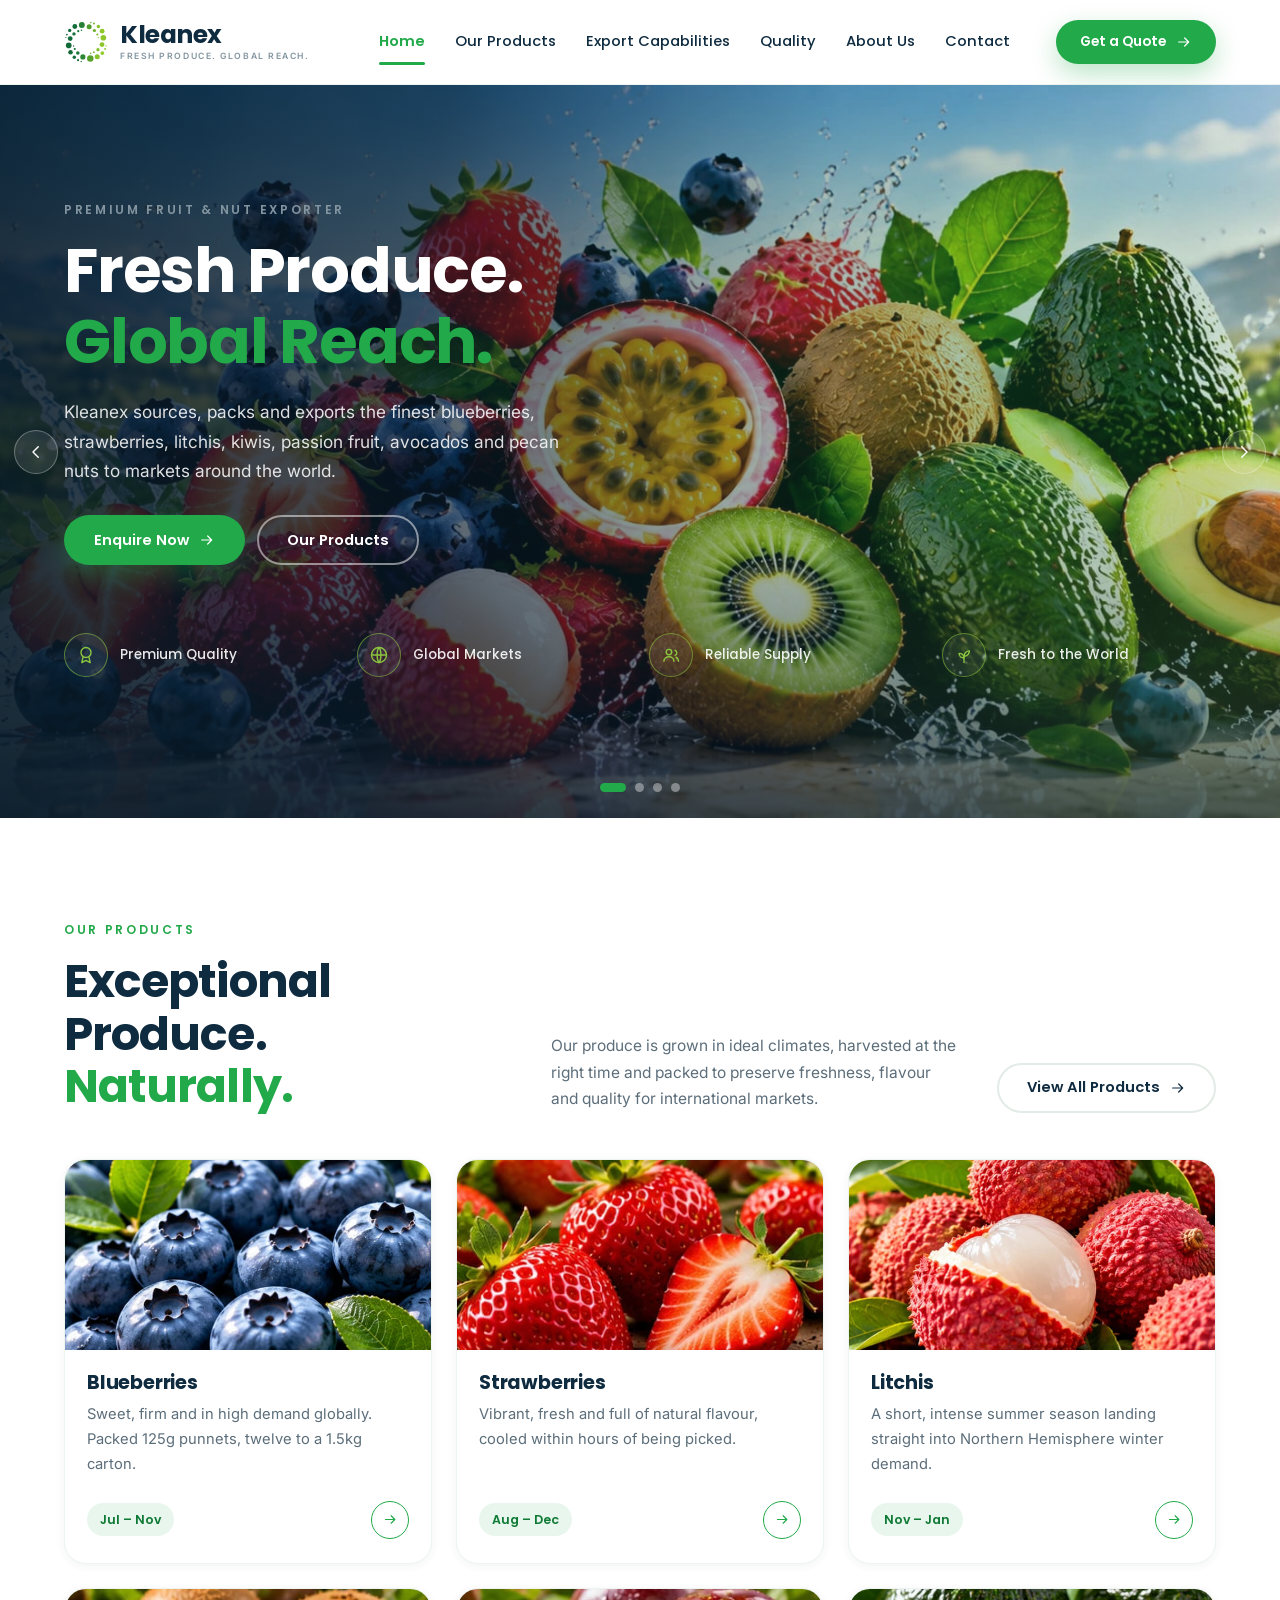
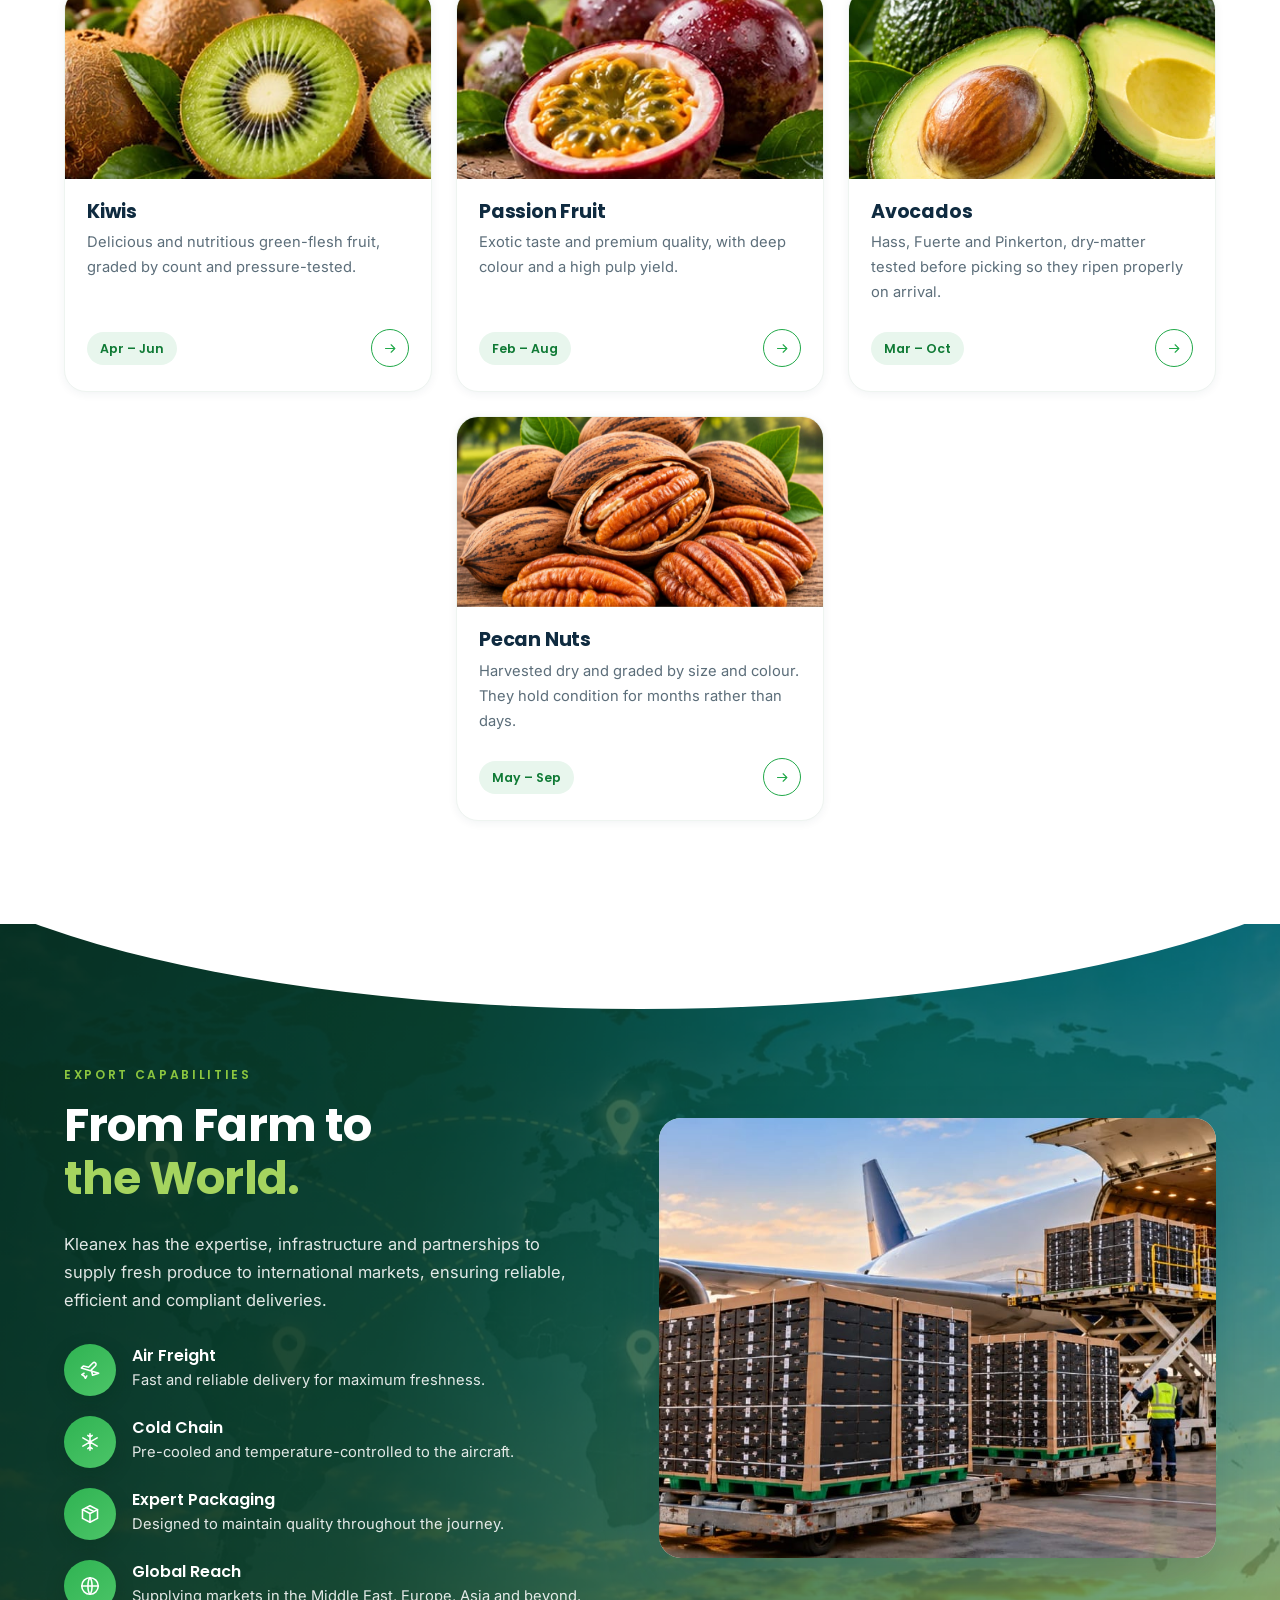
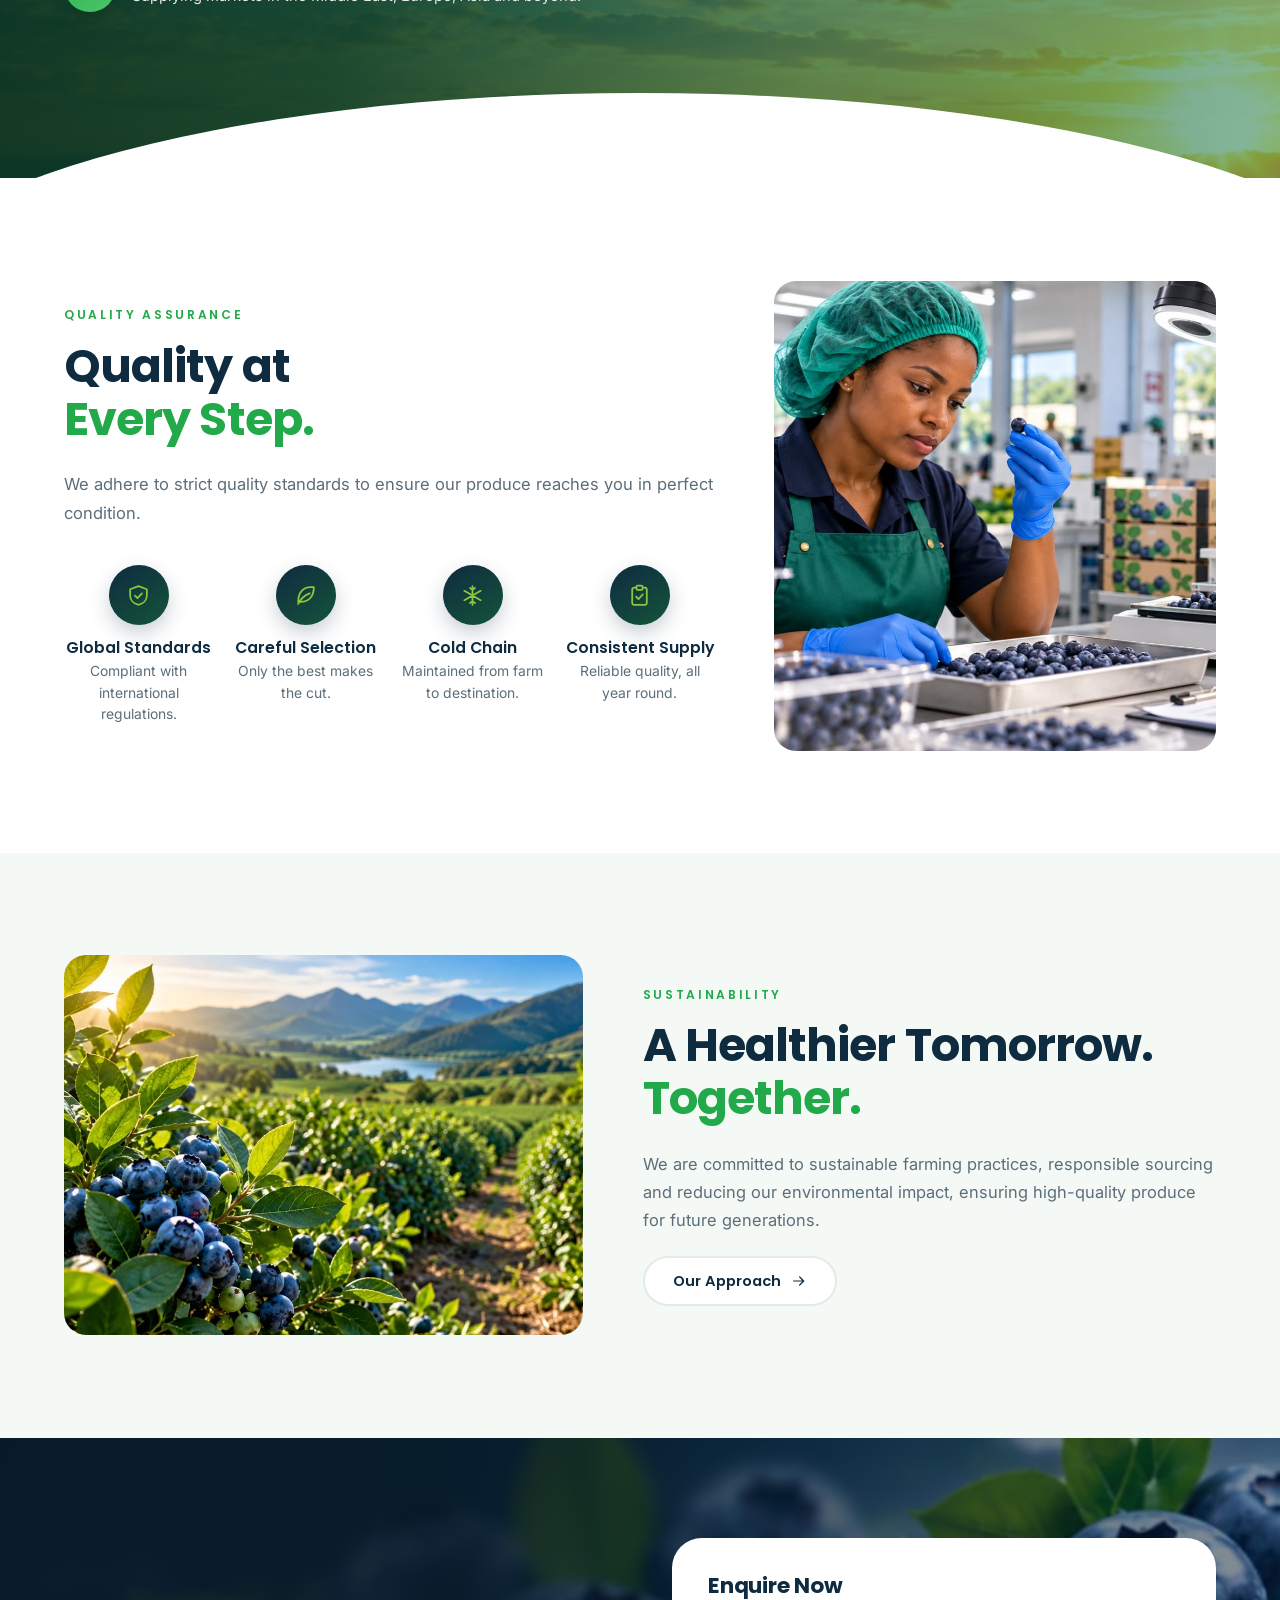
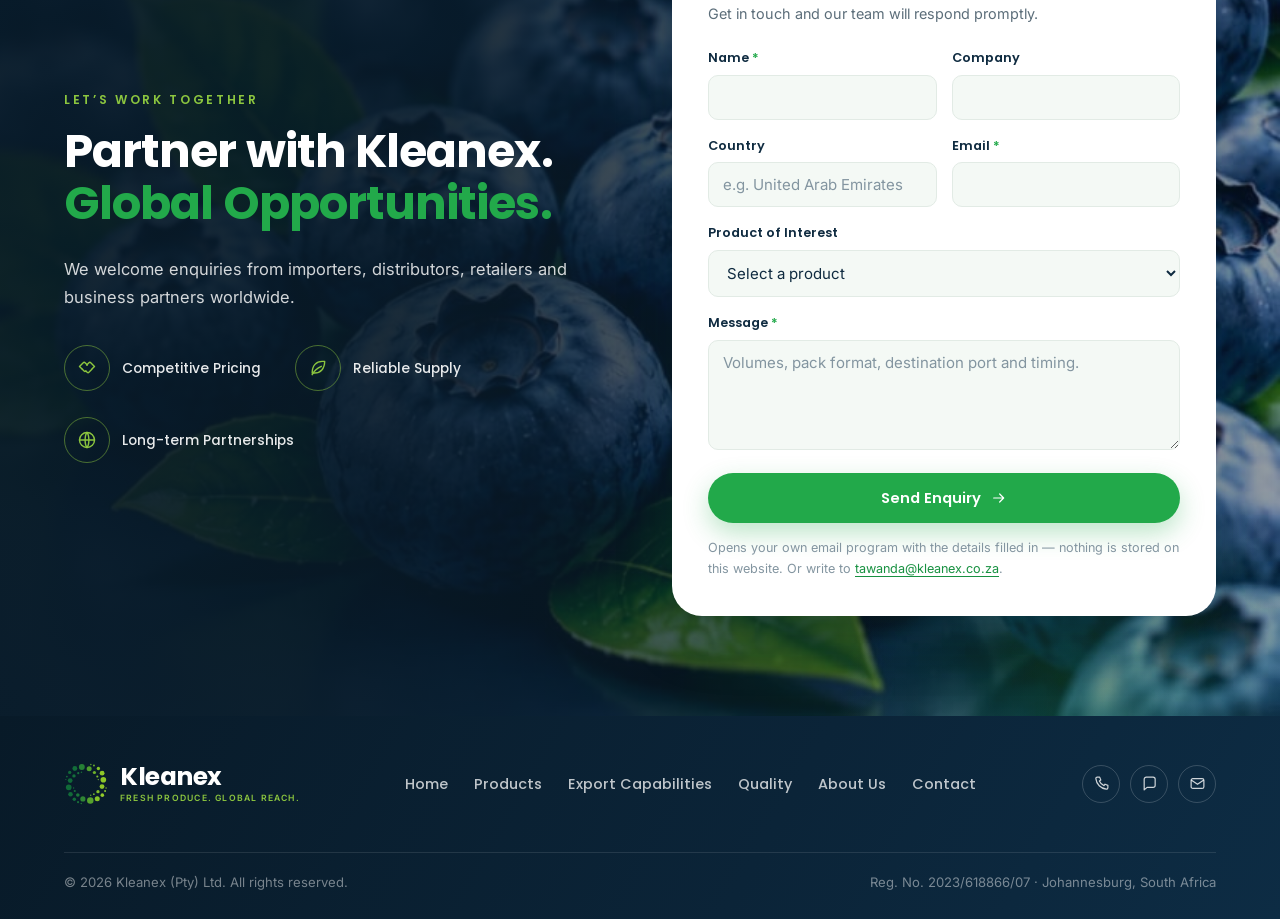
<file: index.html>
<!DOCTYPE html>
<html lang="en">
<head>
<meta charset="UTF-8" />
<meta name="viewport" content="width=device-width, initial-scale=1.0" />
<title>Kleanex | Fresh Produce. Global Reach. &mdash; Fruit &amp; Nut Exporter, Zimbabwe &amp; South Africa</title>
<meta name="description" content="Kleanex sources, packs and exports the finest blueberries, strawberries, litchis, kiwis, passion fruit, avocados and pecan nuts from Zimbabwe and South Africa to markets around the world." />
<meta name="keywords" content="fresh produce exporter Zimbabwe, fruit exporter South Africa, blueberry exporter, strawberry exporter, litchi exporter, kiwi exporter, passion fruit supplier, avocado exporter, pecan nut exporter, Kleanex" />
<link rel="canonical" href="https://www.kleanex.co.za/" />
<meta name="robots" content="index, follow" />
<meta name="geo.region" content="ZA-GP" />
<meta name="geo.placename" content="Johannesburg" />
<meta property="og:type" content="website" />
<meta property="og:site_name" content="Kleanex" />
<meta property="og:title" content="Kleanex | Fresh Produce. Global Reach." />
<meta property="og:description" content="Exporting premium blueberries, strawberries, litchis, kiwis, passion fruit, avocados and pecan nuts from Zimbabwe and South Africa." />
<meta property="og:url" content="https://www.kleanex.co.za/" />
<meta property="og:image" content="https://www.kleanex.co.za/assets/img/hero-1.jpg" />
<meta name="twitter:card" content="summary_large_image" />
<meta name="twitter:title" content="Kleanex | Fresh Produce. Global Reach." />
<meta name="twitter:description" content="Premium fruit and nut exporter from Zimbabwe and South Africa." />
<meta name="theme-color" content="#22a94a" />
<link rel="preconnect" href="https://fonts.googleapis.com" />
<link rel="preconnect" href="https://fonts.gstatic.com" crossorigin />
<link href="https://fonts.googleapis.com/css2?family=Poppins:wght@400;500;600;700&family=Inter:wght@400;500;600&display=swap" rel="stylesheet" />
<link rel="stylesheet" href="css/styles.css?v=202611042138" />
<link rel="icon" href="assets/favicon.svg" type="image/svg+xml" />
<script type="application/ld+json">
{
  "@context": "https://schema.org",
  "@type": "Organization",
  "name": "Kleanex (Pty) Ltd",
  "slogan": "Fresh Produce. Global Reach.",
  "url": "https://www.kleanex.co.za/",
  "description": "Exporter of fresh produce from Zimbabwe and South Africa: blueberries, strawberries, litchis, kiwis, passion fruit, avocados and pecan nuts.",
  "foundingDate": "2023",
  "address": {
    "@type": "PostalAddress",
    "streetAddress": "27A 1st Street, Abbotsford",
    "addressLocality": "Johannesburg",
    "postalCode": "2192",
    "addressRegion": "Gauteng",
    "addressCountry": "ZA"
  },
  "telephone": "+27837273242",
  "email": "tawanda@kleanex.co.za",
  "areaServed": ["Middle East", "Europe", "United Kingdom", "Asia", "Southern Africa"]
}
</script>
</head>
<body>
<a class="skip" href="#main">Skip to content</a>

<!-- ============================ shared sprite ============================ -->
<svg aria-hidden="true" focusable="false" style="position:absolute;width:0;height:0;overflow:hidden">
  <!-- brand mark: graduated ring of dots -->
  <symbol id="logo-mark" viewBox="-3 -3 106 106">
    <circle cx="61.68" cy="3.17" r="1.74" fill="#5ea732" />
    <circle cx="69.17" cy="5.4" r="2.3" fill="#6db02d" />
    <circle cx="39.94" cy="8.95" r="7.11" fill="#268035" />
    <circle cx="23.13" cy="12.68" r="5.85" fill="#126d39" />
    <circle cx="79.79" cy="12.7" r="4" fill="#85c129" />
    <circle cx="57.64" cy="13.13" r="6.03" fill="#509d2d" />
    <circle cx="39.06" cy="21.53" r="1.81" fill="#1b7239" />
    <circle cx="10.73" cy="22.09" r="4.06" fill="#116838" />
    <circle cx="70.26" cy="22.33" r="3.87" fill="#6db12b" />
    <circle cx="88.81" cy="23.86" r="5.78" fill="#8fc828" />
    <circle cx="31.34" cy="23.87" r="2.6" fill="#19723c" />
    <circle cx="21.03" cy="30.47" r="4.08" fill="#14703b" />
    <circle cx="77.25" cy="31.83" r="2.57" fill="#80be2c" />
    <circle cx="3.89" cy="32.15" r="2.19" fill="#156b3a" />
    <circle cx="1.48" cy="39.15" r="1.48" fill="#17683b" />
    <circle cx="79.55" cy="39.2" r="1.53" fill="#80bf32" />
    <circle cx="91.82" cy="39.83" r="6.81" fill="#8dc628" />
    <circle cx="11.88" cy="41.65" r="5.78" fill="#106a38" />
    <circle cx="88.6" cy="56.31" r="5.82" fill="#8cc629" />
    <circle cx="8.41" cy="58.25" r="6.79" fill="#106a38" />
    <circle cx="98.4" cy="59.55" r="1.6" fill="#93cb32" />
    <circle cx="20.18" cy="59.69" r="1.65" fill="#156c3a" />
    <circle cx="95.98" cy="66.87" r="2.34" fill="#92cc2e" />
    <circle cx="22.9" cy="67.01" r="2.54" fill="#17703a" />
    <circle cx="78.84" cy="68.48" r="4" fill="#81bf2a" />
    <circle cx="68.9" cy="74.58" r="2.22" fill="#71b430" />
    <circle cx="12.73" cy="74.67" r="5.46" fill="#116a38" />
    <circle cx="30.3" cy="76.58" r="4.32" fill="#1b7739" />
    <circle cx="61.33" cy="76.88" r="1.78" fill="#5da633" />
    <circle cx="89.33" cy="76.91" r="4.36" fill="#92cb2a" />
    <circle cx="77.11" cy="85.51" r="6.02" fill="#87c328" />
    <circle cx="42.43" cy="85.95" r="6.24" fill="#2f8634" />
    <circle cx="21.83" cy="86.69" r="4.09" fill="#136c3a" />
    <circle cx="60.32" cy="89.58" r="7.77" fill="#56a22d" />
    <circle cx="30.85" cy="93.85" r="2.61" fill="#187138" />
    <circle cx="38.49" cy="96.82" r="1.75" fill="#1f773a" />
  </symbol>

  <!-- decorative bubble flow -->
  <symbol id="bubbles" viewBox="0 0 400 300">
    <g>
      <circle cx="126" cy="26" r="6" fill="#1f8b3f" /><circle cx="150" cy="14" r="10" fill="#22a94a" />
      <circle cx="178" cy="30" r="5" fill="#53b94b" /><circle cx="196" cy="16" r="13" fill="#2fa94c" />
      <circle cx="222" cy="38" r="7" fill="#8cc63f" /><circle cx="238" cy="18" r="9" fill="#1f8b3f" />
      <circle cx="262" cy="42" r="16" fill="#35b152" /><circle cx="286" cy="22" r="6" fill="#8cc63f" />
      <circle cx="300" cy="52" r="11" fill="#22a94a" /><circle cx="322" cy="30" r="8" fill="#4cb34a" />
      <circle cx="340" cy="62" r="14" fill="#2a9f49" /><circle cx="356" cy="36" r="5" fill="#8cc63f" />
      <circle cx="366" cy="84" r="9" fill="#35b152" /><circle cx="310" cy="86" r="6" fill="#8cc63f" />
      <circle cx="284" cy="74" r="4" fill="#53b94b" /><circle cx="344" cy="112" r="12" fill="#22a94a" />
      <circle cx="372" cy="132" r="7" fill="#8cc63f" /><circle cx="318" cy="124" r="5" fill="#4cb34a" />
      <circle cx="356" cy="164" r="10" fill="#2a9f49" /><circle cx="378" cy="192" r="6" fill="#8cc63f" />
      <circle cx="340" cy="196" r="4" fill="#53b94b" /><circle cx="366" cy="228" r="8" fill="#22a94a" />
    </g>
  </symbol>

  <!-- produce illustrations (placeholder art behind photo slots) -->
  <symbol id="f-blueberry" viewBox="0 0 64 64">
    <circle cx="20" cy="42" r="13" fill="#3d5296" /><circle cx="45" cy="44" r="11" fill="#33457f" />
    <circle cx="33" cy="26" r="15" fill="#4f64ae" /><circle cx="27" cy="19" r="3.4" fill="#93a3dd" opacity=".55" />
    <g stroke="#26336b" stroke-width="2.4" stroke-linecap="round">
      <path d="M33 26v-6M33 26l5.7-1.9M33 26l3.5 4.8M33 26l-3.5 4.8M33 26l-5.7-1.9" />
    </g>
    <circle cx="33" cy="26" r="2.8" fill="#26336b" />
  </symbol>
  <symbol id="f-strawberry" viewBox="0 0 64 64">
    <path d="M32 57C19 50 13 39 13 30c0-6 8-10 19-10s19 4 19 10c0 9-6 20-19 27z" fill="#d9304a" />
    <path d="M32 57c-6-3.5-10.5-8-13.5-12.8 3.5 1.6 8 2.4 13.5 2.4s10-.8 13.5-2.4C42.5 49 38 53.5 32 57z" fill="#b61f38" />
    <g fill="#ffd978">
      <ellipse cx="24" cy="30" rx="1.7" ry="2.4" /><ellipse cx="32" cy="27" rx="1.7" ry="2.4" />
      <ellipse cx="40" cy="30" rx="1.7" ry="2.4" /><ellipse cx="28" cy="38" rx="1.7" ry="2.4" />
      <ellipse cx="36" cy="38" rx="1.7" ry="2.4" /><ellipse cx="32" cy="46" rx="1.7" ry="2.4" />
    </g>
    <path d="M32 21c-6 0-10-2-13-5 4-1 8 0 11 2-1-3-1-6 2-9 3 3 3 6 2 9 3-2 7-3 11-2-3 3-7 5-13 5z" fill="#2f8f4f" />
    <path d="M32 19.5V8" stroke="#2f8f4f" stroke-width="2.6" stroke-linecap="round" />
  </symbol>
  <symbol id="f-litchi" viewBox="0 0 64 64">
    <circle cx="32" cy="37" r="20" fill="#c23a2f" />
    <g fill="#a92c23" opacity=".85">
      <circle cx="22" cy="28" r="3.1" /><circle cx="32" cy="24" r="3.1" /><circle cx="42" cy="29" r="3.1" />
      <circle cx="46" cy="39" r="3.1" /><circle cx="40" cy="48" r="3.1" /><circle cx="30" cy="52" r="3.1" />
      <circle cx="20" cy="46" r="3.1" /><circle cx="17" cy="36" r="3.1" /><circle cx="31" cy="38" r="3.1" />
      <circle cx="39" cy="34" r="3.1" /><circle cx="25" cy="38" r="3.1" /><circle cx="34" cy="45" r="3.1" />
    </g>
    <circle cx="25" cy="30" r="3.6" fill="#e0695c" opacity=".55" />
    <path d="M32 18V9" stroke="#6b4a1f" stroke-width="2.6" stroke-linecap="round" />
    <path d="M33 11c4-4 9-4 12-3-1 4-4 7-9 7-2 0-3-2-3-4z" fill="#3f8a4b" />
  </symbol>
  <symbol id="f-kiwi" viewBox="0 0 64 64">
    <circle cx="32" cy="32" r="24" fill="#8a6b45" /><circle cx="32" cy="32" r="21" fill="#9bbf46" />
    <circle cx="32" cy="32" r="19" fill="#a8cc52" />
    <g fill="#2f3b16">
      <ellipse cx="32" cy="19" rx="1.5" ry="2.2" /><ellipse cx="41" cy="23" rx="1.5" ry="2.2" transform="rotate(35 41 23)" />
      <ellipse cx="45" cy="32" rx="2.2" ry="1.5" /><ellipse cx="41" cy="41" rx="1.5" ry="2.2" transform="rotate(-35 41 41)" />
      <ellipse cx="32" cy="45" rx="1.5" ry="2.2" /><ellipse cx="23" cy="41" rx="1.5" ry="2.2" transform="rotate(35 23 41)" />
      <ellipse cx="19" cy="32" rx="2.2" ry="1.5" /><ellipse cx="23" cy="23" rx="1.5" ry="2.2" transform="rotate(-35 23 23)" />
    </g>
    <circle cx="32" cy="32" r="7" fill="#f3f6e4" />
  </symbol>
  <symbol id="f-passion" viewBox="0 0 64 64">
    <circle cx="32" cy="32" r="24" fill="#5b3360" /><circle cx="32" cy="32" r="20" fill="#f4e7cd" />
    <circle cx="32" cy="32" r="16" fill="#e3a02a" />
    <g fill="#3d2a10">
      <ellipse cx="32" cy="24" rx="2" ry="2.8" /><ellipse cx="39" cy="28" rx="2" ry="2.8" />
      <ellipse cx="40" cy="36" rx="2" ry="2.8" /><ellipse cx="33" cy="40" rx="2" ry="2.8" />
      <ellipse cx="25" cy="37" rx="2" ry="2.8" /><ellipse cx="24" cy="28" rx="2" ry="2.8" />
      <ellipse cx="32" cy="32" rx="2" ry="2.8" />
    </g>
    <circle cx="24" cy="22" r="3.4" fill="#f6d98f" opacity=".5" />
  </symbol>
  <symbol id="f-pecan" viewBox="0 0 64 64">
    <path d="M32 5c11 8 17 18.5 17 29.5C49 47.5 41 59 32 59S15 47.5 15 34.5C15 23.5 21 13 32 5z" fill="#a9733c" />
    <path d="M32 5c11 8 17 18.5 17 29.5C49 47.5 41 59 32 59z" fill="#8f5f2e" />
    <g stroke="#5a3814" stroke-width="2.1" stroke-linecap="round" fill="none" opacity=".7">
      <path d="M25 14c-2.6 7.6-3.4 15.2-2.6 22.8M39 14c2.6 7.6 3.4 15.2 2.6 22.8" />
      <path d="M19.5 27c-.8 7.4-.5 14 1.2 19.8M44.5 27c.8 7.4.5 14-1.2 19.8" />
      <path d="M32 9v47" opacity=".55" />
    </g>
  </symbol>
  <symbol id="f-avocado" viewBox="0 0 64 64">
    <path d="M32 7c9 0 15 8 15 18 0 13-7 32-15 32S17 38 17 25C17 15 23 7 32 7z" fill="#3f6b2b" />
    <path d="M32 12c6.5 0 10.5 6 10.5 13.5 0 11-5 26.5-10.5 26.5S21.5 36.5 21.5 25.5C21.5 18 25.5 12 32 12z" fill="#dfe9a0" />
    <ellipse cx="32" cy="36" rx="8.5" ry="9.5" fill="#8a5a2b" />
    <ellipse cx="29.5" cy="32.5" rx="2.6" ry="3" fill="#a9733c" opacity=".7" />
  </symbol>

  <!-- UI icons -->
  <symbol id="i-award" viewBox="0 0 24 24" fill="none" stroke="currentColor" stroke-width="1.7" stroke-linecap="round" stroke-linejoin="round"><circle cx="12" cy="9" r="6" /><path d="M8.5 14.3 7 21.2l5-2.7 5 2.7-1.5-6.9" /></symbol>
  <symbol id="i-globe" viewBox="0 0 24 24" fill="none" stroke="currentColor" stroke-width="1.7" stroke-linecap="round" stroke-linejoin="round"><circle cx="12" cy="12" r="9" /><path d="M3 12h18M12 3c3 3.4 3 14.6 0 18M12 3c-3 3.4-3 14.6 0 18" /></symbol>
  <symbol id="i-users" viewBox="0 0 24 24" fill="none" stroke="currentColor" stroke-width="1.7" stroke-linecap="round" stroke-linejoin="round"><circle cx="9.5" cy="8.5" r="3.3" /><path d="M3.5 19.5c0-3.3 2.7-5.5 6-5.5s6 2.2 6 5.5" /><path d="M16.8 6.3a3.3 3.3 0 0 1 0 6.2M18 14.6c1.8.9 3 2.6 3 4.9" /></symbol>
  <symbol id="i-sprout" viewBox="0 0 24 24" fill="none" stroke="currentColor" stroke-width="1.7" stroke-linecap="round" stroke-linejoin="round"><path d="M12 21v-7.5" /><path d="M12 13.5c0-3.6 2.9-6.5 6.5-6.5 0 3.6-2.9 6.5-6.5 6.5z" /><path d="M12 15.5c-3.3 0-6-2.2-6-5.5 3.3 0 6 2.2 6 5.5z" /></symbol>
  <symbol id="i-plane" viewBox="0 0 24 24" fill="none" stroke="currentColor" stroke-width="1.7" stroke-linecap="round" stroke-linejoin="round"><path d="M21.5 15.5 2.5 9.8l2.2-2.2 5.8 1.4 4.6-4.6a2 2 0 0 1 2.9 2.9l-4.6 4.6 1.4 5.8z" /><path d="M8.5 18.5 7 21l-1.5-2.5L3 17l2.5-1.5" /></symbol>
  <symbol id="i-ship" viewBox="0 0 24 24" fill="none" stroke="currentColor" stroke-width="1.7" stroke-linecap="round" stroke-linejoin="round"><path d="M3.5 13.5 5 8.5h14l1.5 5" /><path d="M12 8.5V4.5M8.5 4.5h7" /><path d="M2.5 16.5c1.7 0 1.7 1.5 3.4 1.5s1.7-1.5 3.4-1.5 1.7 1.5 3.4 1.5 1.7-1.5 3.4-1.5 1.7 1.5 3.4 1.5" /><path d="M2.5 20.5c1.7 0 1.7 1.5 3.4 1.5" opacity=".5" /></symbol>
  <symbol id="i-package" viewBox="0 0 24 24" fill="none" stroke="currentColor" stroke-width="1.7" stroke-linecap="round" stroke-linejoin="round"><path d="M12 3 3.8 7.2v9.6L12 21l8.2-4.2V7.2z" /><path d="M3.8 7.2 12 11.4l8.2-4.2M12 11.4V21M7.9 5 16 9.3" /></symbol>
  <symbol id="i-shield" viewBox="0 0 24 24" fill="none" stroke="currentColor" stroke-width="1.7" stroke-linecap="round" stroke-linejoin="round"><path d="M12 3l8 3v6c0 4.4-3.3 8-8 9-4.7-1-8-4.6-8-9V6z" /><path d="m8.6 12.2 2.4 2.4 4.4-4.6" /></symbol>
  <symbol id="i-leaf" viewBox="0 0 24 24" fill="none" stroke="currentColor" stroke-width="1.7" stroke-linecap="round" stroke-linejoin="round"><path d="M20 4c0 9-5 14-12 14H5c0-9 5-14 12-14z" /><path d="M5 20c2.5-5 6-8 11-10" /></symbol>
  <symbol id="i-cog" viewBox="0 0 24 24" fill="none" stroke="currentColor" stroke-width="1.7" stroke-linecap="round" stroke-linejoin="round"><circle cx="12" cy="12" r="3.2" /><path d="M12 2.6v2.6M12 18.8v2.6M4.3 12H1.7M22.3 12h-2.6M6.5 6.5 4.6 4.6M19.4 19.4l-1.9-1.9M17.5 6.5l1.9-1.9M4.6 19.4l1.9-1.9" /></symbol>
  <symbol id="i-clipboard" viewBox="0 0 24 24" fill="none" stroke="currentColor" stroke-width="1.7" stroke-linecap="round" stroke-linejoin="round"><path d="M9 4.5H7a2 2 0 0 0-2 2V19a2 2 0 0 0 2 2h10a2 2 0 0 0 2-2V6.5a2 2 0 0 0-2-2h-2" /><rect x="9" y="2.5" width="6" height="4" rx="1.3" /><path d="m8.8 13.2 2.2 2.2 4.2-4.4" /></symbol>
  <symbol id="i-handshake" viewBox="0 0 24 24" fill="none" stroke="currentColor" stroke-width="1.7" stroke-linecap="round" stroke-linejoin="round"><path d="M12.4 8.3 10 5.9a2 2 0 0 0-2.8 0L3 10.1l3.4 3.4" /><path d="m11.6 8.3 2.4-2.4a2 2 0 0 1 2.8 0L21 10.1l-3.4 3.4" /><path d="m6.4 13.5 2.1 2.1a1.5 1.5 0 0 0 2.1 0" /><path d="m10.6 15.6 1.6 1.6a1.5 1.5 0 0 0 2.1 0l3.3-3.3" /></symbol>
  <symbol id="i-snow" viewBox="0 0 24 24" fill="none" stroke="currentColor" stroke-width="1.7" stroke-linecap="round" stroke-linejoin="round"><path d="M12 3v18M4.2 7.5l15.6 9M19.8 7.5l-15.6 9M12 6.6 9.6 4.8M12 6.6l2.4-1.8M12 17.4l-2.4 1.8M12 17.4l2.4 1.8" /></symbol>
  <symbol id="i-doc" viewBox="0 0 24 24" fill="none" stroke="currentColor" stroke-width="1.7" stroke-linecap="round" stroke-linejoin="round"><path d="M6 3h8l4 4v14H6z" /><path d="M14 3v4h4M9 12h6M9 16h5" /></symbol>
  <symbol id="i-truck" viewBox="0 0 24 24" fill="none" stroke="currentColor" stroke-width="1.7" stroke-linecap="round" stroke-linejoin="round"><path d="M3 7h10v9H3z" /><path d="M13 10h4l3 3.2V16h-7z" /><circle cx="7" cy="18.4" r="1.8" /><circle cx="17" cy="18.4" r="1.8" /></symbol>
  <symbol id="i-phone" viewBox="0 0 24 24" fill="none" stroke="currentColor" stroke-width="1.7" stroke-linecap="round" stroke-linejoin="round"><path d="M6.4 3h3L11 7l-2 1.5a12.3 12.3 0 0 0 6.5 6.5L17 13l4 1.6V18a2 2 0 0 1-2.2 2A16.6 16.6 0 0 1 4 5.2 2 2 0 0 1 6.4 3z" /></symbol>
  <symbol id="i-mail" viewBox="0 0 24 24" fill="none" stroke="currentColor" stroke-width="1.7" stroke-linecap="round" stroke-linejoin="round"><rect x="3" y="5" width="18" height="14" rx="2.5" /><path d="M3.6 7.5 12 13.2l8.4-5.7" /></symbol>
  <symbol id="i-pin" viewBox="0 0 24 24" fill="none" stroke="currentColor" stroke-width="1.7" stroke-linecap="round" stroke-linejoin="round"><path d="M12 21s7-6.4 7-11a7 7 0 1 0-14 0c0 4.6 7 11 7 11z" /><circle cx="12" cy="10" r="2.6" /></symbol>
  <symbol id="i-clock" viewBox="0 0 24 24" fill="none" stroke="currentColor" stroke-width="1.7" stroke-linecap="round" stroke-linejoin="round"><circle cx="12" cy="12" r="9" /><path d="M12 7v5.3l3.4 2" /></symbol>
  <symbol id="i-chat" viewBox="0 0 24 24" fill="none" stroke="currentColor" stroke-width="1.7" stroke-linecap="round" stroke-linejoin="round"><path d="M20 14.5a3 3 0 0 1-3 3H8.5L4.5 21V6a3 3 0 0 1 3-3h9.5a3 3 0 0 1 3 3z" /></symbol>
  <symbol id="i-arrow" viewBox="0 0 24 24" fill="none" stroke="currentColor" stroke-width="1.8" stroke-linecap="round" stroke-linejoin="round"><path d="M4 12h15M13 6l6 6-6 6" /></symbol>
  <symbol id="i-chevron" viewBox="0 0 24 24" fill="none" stroke="currentColor" stroke-width="1.9" stroke-linecap="round" stroke-linejoin="round"><path d="M15 5l-7 7 7 7" /></symbol>
  <symbol id="i-menu" viewBox="0 0 24 24" fill="none" stroke="currentColor" stroke-width="1.8" stroke-linecap="round" stroke-linejoin="round"><path d="M4 7h16M4 12h16M4 17h16" /></symbol>
</svg>

<!-- ============================ header ============================ -->
<header class="site-header">
  <div class="wrap">
    <a class="brand" href="index.html" aria-label="Kleanex home">
      <svg class="brand-mark"><use href="#logo-mark" /></svg>
      <span class="brand-text">
        <span class="brand-name">Kleanex</span>
        <span class="brand-sub">Fresh Produce. Global Reach.</span>
      </span>
    </a>

    <button class="nav-toggle" type="button" aria-expanded="false" aria-controls="primary-nav" aria-label="Open menu">
      <svg><use href="#i-menu" /></svg>
    </button>

    <nav class="nav" id="primary-nav" aria-label="Primary">
      <a href="index.html" aria-current="page">Home</a>
      <a href="#products">Our Products</a>
      <a href="#export">Export Capabilities</a>
      <a href="#quality">Quality</a>
      <a href="about.html">About Us</a>
      <a href="contact.html">Contact</a>
    </nav>

    <a class="btn btn--green btn--sm header-cta" href="contact.html">Get a Quote <svg><use href="#i-arrow" /></svg></a>
  </div>
</header>

<main id="main">

  <!-- ============================ hero ============================ -->
  <section class="hero" id="hero" aria-roledescription="carousel" aria-label="Kleanex highlights">
    <div class="hero-slide is-active" data-slide style="background-image:url('assets/img/hero-1.jpg')"></div>
    <div class="hero-slide" data-slide style="background-image:url('assets/img/hero-2.jpg')"></div>
    <div class="hero-slide" data-slide style="background-image:url('assets/img/hero-3.jpg')"></div>
    <div class="hero-slide" data-slide style="background-image:url('assets/img/hero-4.jpg')"></div>
    <div class="hero-art" aria-hidden="true"></div>

    <button class="hero-arrow hero-arrow--prev" type="button" data-hero-prev aria-label="Previous slide">
      <svg><use href="#i-chevron" /></svg>
    </button>
    <button class="hero-arrow hero-arrow--next" type="button" data-hero-next aria-label="Next slide">
      <svg><use href="#i-chevron" /></svg>
    </button>

    <div class="wrap hero-inner">
      <div class="hero-copy-stack">
        <div class="hero-copy is-active" data-copy>
          <span class="eyebrow eyebrow--muted">Premium Fruit &amp; Nut Exporter</span>
          <h1><span class="tt">Fresh Produce.</span><span class="tt tt--green">Global Reach.</span></h1>
          <p>
            Kleanex sources, packs and exports the finest blueberries, strawberries, litchis,
            kiwis, passion fruit, avocados and pecan nuts to markets around the world.
          </p>
          <div class="hero-actions">
            <a class="btn btn--green" href="#enquire">Enquire Now <svg><use href="#i-arrow" /></svg></a>
            <a class="btn btn--ghost-light" href="#products">Our Products</a>
          </div>
        </div>

        <div class="hero-copy" data-copy>
          <span class="eyebrow eyebrow--muted">Zimbabwe &amp; South Africa</span>
          <h1><span class="tt">Grown at Altitude.</span><span class="tt tt--green">Picked for Export.</span></h1>
          <p>
            Cold nights and long days give the fruit its firmness and its sugar. We buy direct
            from growers we know by name, and check the pallets ourselves before they load.
          </p>
          <div class="hero-actions">
            <a class="btn btn--green" href="about.html#produce-lines">View Produce Lines <svg><use href="#i-arrow" /></svg></a>
            <a class="btn btn--ghost-light" href="#export">Export Capabilities</a>
          </div>
        </div>

        <div class="hero-copy" data-copy>
          <span class="eyebrow eyebrow--muted">Berries &middot; Tropicals &middot; Avocados</span>
          <h1><span class="tt">Many Produce Lines.</span><span class="tt tt--green">One Partner.</span></h1>
          <p>
            Berries, tropicals and avocados packed to your spec, counts and labels, and backed
            by a written offer before you commit.
          </p>
          <div class="hero-actions">
            <a class="btn btn--green" href="contact.html">Request a Quote <svg><use href="#i-arrow" /></svg></a>
            <a class="btn btn--ghost-light" href="#products">Our Products</a>
          </div>
        </div>

        <div class="hero-copy" data-copy>
          <span class="eyebrow eyebrow--muted">Cold Chain Intact</span>
          <h1><span class="tt">From Orchard</span><span class="tt tt--green">to Arrival.</span></h1>
          <p>
            Pre-cooled before loading, shipped under a recorded regime and cleared with every
            certificate in place &mdash; so it lands in the condition you paid for.
          </p>
          <div class="hero-actions">
            <a class="btn btn--green" href="#quality">Our Quality Standards <svg><use href="#i-arrow" /></svg></a>
            <a class="btn btn--ghost-light" href="contact.html">Talk to Us</a>
          </div>
        </div>
      </div>

      <div class="hero-features">
        <div class="hero-feature"><span class="ico"><svg><use href="#i-award" /></svg></span><span>Premium Quality</span></div>
        <div class="hero-feature"><span class="ico"><svg><use href="#i-globe" /></svg></span><span>Global Markets</span></div>
        <div class="hero-feature"><span class="ico"><svg><use href="#i-users" /></svg></span><span>Reliable Supply</span></div>
        <div class="hero-feature"><span class="ico"><svg><use href="#i-sprout" /></svg></span><span>Fresh to the World</span></div>
      </div>
    </div>

    <div class="hero-dots" role="tablist" aria-label="Choose slide">
      <button type="button" role="tab" aria-selected="true" aria-label="Slide 1" data-hero-dot></button>
      <button type="button" role="tab" aria-selected="false" aria-label="Slide 2" data-hero-dot></button>
      <button type="button" role="tab" aria-selected="false" aria-label="Slide 3" data-hero-dot></button>
      <button type="button" role="tab" aria-selected="false" aria-label="Slide 4" data-hero-dot></button>
    </div>
  </section>

  <!-- ============================ products ============================ -->
  <section class="section" id="products">
    <div class="wrap">
      <div class="head-split">
        <div>
          <span class="eyebrow">Our Products</span>
          <h2><span class="tt">Exceptional Produce.</span><span class="tt tt--green">Naturally.</span></h2>
        </div>
        <p>
          Our produce is grown in ideal climates, harvested at the right time and packed to
          preserve freshness, flavour and quality for international markets.
        </p>
        <a class="btn btn--outline" href="about.html#produce-lines">View All Products <svg><use href="#i-arrow" /></svg></a>
      </div>

      <div class="products">
        <a class="product-card" href="about.html#blueberries">
          <div class="ph">
            <svg><use href="#f-blueberry" /></svg>
            <img src="assets/img/blueberries.jpg" alt="Fresh export-grade blueberries" loading="lazy" onload="this.style.opacity=1" onerror="this.remove()" />
          </div>
          <div class="body">
            <h3>Blueberries</h3>
            <p>Sweet, firm and in high demand globally. Packed 125g punnets, twelve to a 1.5kg carton.</p>
            <div class="foot"><span class="season">Jul &ndash; Nov</span><span class="round-arrow"><svg><use href="#i-arrow" /></svg></span></div>
          </div>
        </a>

        <a class="product-card" href="about.html#strawberries">
          <div class="ph">
            <svg><use href="#f-strawberry" /></svg>
            <img src="assets/img/strawberries.jpg" alt="Fresh export-grade strawberries" loading="lazy" onload="this.style.opacity=1" onerror="this.remove()" />
          </div>
          <div class="body">
            <h3>Strawberries</h3>
            <p>Vibrant, fresh and full of natural flavour, cooled within hours of being picked.</p>
            <div class="foot"><span class="season">Aug &ndash; Dec</span><span class="round-arrow"><svg><use href="#i-arrow" /></svg></span></div>
          </div>
        </a>

        <a class="product-card" href="about.html#litchis">
          <div class="ph">
            <svg><use href="#f-litchi" /></svg>
            <img src="assets/img/litchis.jpg" alt="Fresh export-grade litchis" loading="lazy" onload="this.style.opacity=1" onerror="this.remove()" />
          </div>
          <div class="body">
            <h3>Litchis</h3>
            <p>A short, intense summer season landing straight into Northern Hemisphere winter demand.</p>
            <div class="foot"><span class="season">Nov &ndash; Jan</span><span class="round-arrow"><svg><use href="#i-arrow" /></svg></span></div>
          </div>
        </a>

        <a class="product-card" href="about.html#kiwis">
          <div class="ph">
            <svg><use href="#f-kiwi" /></svg>
            <img src="assets/img/kiwis.jpg" alt="Fresh export-grade kiwi fruit" loading="lazy" onload="this.style.opacity=1" onerror="this.remove()" />
          </div>
          <div class="body">
            <h3>Kiwis</h3>
            <p>Delicious and nutritious green-flesh fruit, graded by count and pressure-tested.</p>
            <div class="foot"><span class="season">Apr &ndash; Jun</span><span class="round-arrow"><svg><use href="#i-arrow" /></svg></span></div>
          </div>
        </a>

        <a class="product-card" href="about.html#passion-fruit">
          <div class="ph">
            <svg><use href="#f-passion" /></svg>
            <img src="assets/img/passion-fruit.jpg" alt="Fresh export-grade passion fruit" loading="lazy" onload="this.style.opacity=1" onerror="this.remove()" />
          </div>
          <div class="body">
            <h3>Passion Fruit</h3>
            <p>Exotic taste and premium quality, with deep colour and a high pulp yield.</p>
            <div class="foot"><span class="season">Feb &ndash; Aug</span><span class="round-arrow"><svg><use href="#i-arrow" /></svg></span></div>
          </div>
        </a>

        <a class="product-card" href="about.html#avocados">
          <div class="ph">
            <svg><use href="#f-avocado" /></svg>
            <img src="assets/img/avocados.jpg" alt="Fresh export-grade Hass avocados" loading="lazy" onload="this.style.opacity=1" onerror="this.remove()" />
          </div>
          <div class="body">
            <h3>Avocados</h3>
            <p>Hass, Fuerte and Pinkerton, dry-matter tested before picking so they ripen properly on arrival.</p>
            <div class="foot"><span class="season">Mar &ndash; Oct</span><span class="round-arrow"><svg><use href="#i-arrow" /></svg></span></div>
          </div>
        </a>

        <a class="product-card" href="about.html#pecans">
          <div class="ph">
            <svg><use href="#f-pecan" /></svg>
            <img src="assets/img/pecans.jpg" alt="Export-grade pecan nuts" loading="lazy" onload="this.style.opacity=1" onerror="this.remove()" />
          </div>
          <div class="body">
            <h3>Pecan Nuts</h3>
            <p>Harvested dry and graded by size and colour. They hold condition for months rather than days.</p>
            <div class="foot"><span class="season">May &ndash; Sep</span><span class="round-arrow"><svg><use href="#i-arrow" /></svg></span></div>
          </div>
        </a>
      </div>
    </div>
  </section>

  <!-- ============================ export capabilities ============================ -->
  <section class="band" id="export">
    <div class="band-bg" aria-hidden="true"></div>
    <div class="wrap band-grid">
      <div>
        <span class="eyebrow eyebrow--light">Export Capabilities</span>
        <h2><span class="tt">From Farm to</span><span class="tt" style="color:#a5d45f">the World.</span></h2>
        <p>
          Kleanex has the expertise, infrastructure and partnerships to supply fresh produce to
          international markets, ensuring reliable, efficient and compliant deliveries.
        </p>

        <ul class="cap-list">
          <li>
            <span class="ico"><svg><use href="#i-plane" /></svg></span>
            <span><b>Air Freight</b><span>Fast and reliable delivery for maximum freshness.</span></span>
          </li>
          <li>
            <span class="ico"><svg><use href="#i-snow" /></svg></span>
            <span><b>Cold Chain</b><span>Pre-cooled and temperature-controlled to the aircraft.</span></span>
          </li>
          <li>
            <span class="ico"><svg><use href="#i-package" /></svg></span>
            <span><b>Expert Packaging</b><span>Designed to maintain quality throughout the journey.</span></span>
          </li>
          <li>
            <span class="ico"><svg><use href="#i-globe" /></svg></span>
            <span><b>Global Reach</b><span>Supplying markets in the Middle East, Europe, Asia and beyond.</span></span>
          </li>
        </ul>
      </div>

      <div class="ph">
        <svg><use href="#i-plane" /></svg>
        <img src="assets/img/export.jpg" alt="Kleanex pallets being loaded for export" loading="lazy" onload="this.style.opacity=1" onerror="this.remove()" />
      </div>
    </div>
  </section>

  <!-- ============================ quality ============================ -->
  <section class="section" id="quality">
    <div class="wrap quality-grid">
      <div>
        <span class="eyebrow">Quality Assurance</span>
        <h2><span class="tt">Quality at</span><span class="tt tt--green">Every Step.</span></h2>
        <p class="lede">
          We adhere to strict quality standards to ensure our produce reaches you in perfect condition.
        </p>

        <div class="badges">
          <div class="badge">
            <span class="ico"><svg><use href="#i-shield" /></svg></span>
            <h4>Global Standards</h4>
            <p>Compliant with international regulations.</p>
          </div>
          <div class="badge">
            <span class="ico"><svg><use href="#i-leaf" /></svg></span>
            <h4>Careful Selection</h4>
            <p>Only the best makes the cut.</p>
          </div>
          <div class="badge">
            <span class="ico"><svg><use href="#i-snow" /></svg></span>
            <h4>Cold Chain</h4>
            <p>Maintained from farm to destination.</p>
          </div>
          <div class="badge">
            <span class="ico"><svg><use href="#i-clipboard" /></svg></span>
            <h4>Consistent Supply</h4>
            <p>Reliable quality, all year round.</p>
          </div>
        </div>
      </div>

      <div class="ph">
        <svg><use href="#f-blueberry" /></svg>
        <img src="assets/img/quality.jpg" alt="Blueberries being graded and packed" loading="lazy" onload="this.style.opacity=1" onerror="this.remove()" />
      </div>
    </div>
  </section>

  <!-- ============================ sustainability ============================ -->
  <section class="section sustain" id="sustainability">
    <div class="wrap sustain-grid">
      <div class="ph ph--fade">
        <svg><use href="#i-leaf" /></svg>
        <img src="assets/img/sustainability-1.jpg" alt="Blueberry orchard above a valley at sunrise" data-fade onerror="this.remove()" />
        <img src="assets/img/sustainability-2.jpg" alt="Solar panels and rainwater storage at the pack house" data-fade onerror="this.remove()" />
      </div>
      <div>
        <span class="eyebrow">Sustainability</span>
        <h2><span class="tt">A Healthier Tomorrow.</span><span class="tt tt--green">Together.</span></h2>
        <p>
          We are committed to sustainable farming practices, responsible sourcing and reducing
          our environmental impact, ensuring high-quality produce for future generations.
        </p>
        <p style="margin-top:22px">
          <a class="btn btn--outline" href="about.html#sustainability">Our Approach <svg><use href="#i-arrow" /></svg></a>
        </p>
      </div>
    </div>
  </section>

  <!-- ============================ cta + enquiry ============================ -->
  <section class="cta" id="enquire">
    <div class="wrap cta-grid">
      <div>
        <span class="eyebrow eyebrow--light">Let&rsquo;s Work Together</span>
        <h2><span class="tt">Partner with Kleanex.</span><span class="tt tt--green">Global Opportunities.</span></h2>
        <p>
          We welcome enquiries from importers, distributors, retailers and business partners
          worldwide.
        </p>
        <div class="cta-points">
          <div class="cta-point"><span class="ico"><svg><use href="#i-handshake" /></svg></span><span>Competitive Pricing</span></div>
          <div class="cta-point"><span class="ico"><svg><use href="#i-leaf" /></svg></span><span>Reliable Supply</span></div>
          <div class="cta-point"><span class="ico"><svg><use href="#i-globe" /></svg></span><span>Long-term Partnerships</span></div>
        </div>
      </div>

      <div class="form-card">
        <h3>Enquire Now</h3>
        <p>Get in touch and our team will respond promptly.</p>

        <form id="enquiry-form" novalidate>
          <div class="field-row">
            <div class="field">
              <label for="name">Name <span aria-hidden="true">*</span></label>
              <input type="text" id="name" name="name" autocomplete="name" required />
            </div>
            <div class="field">
              <label for="company">Company</label>
              <input type="text" id="company" name="company" autocomplete="organization" />
            </div>
          </div>
          <div class="field-row">
            <div class="field">
              <label for="destination">Country</label>
              <input type="text" id="destination" name="destination" autocomplete="country-name" placeholder="e.g. United Arab Emirates" />
            </div>
            <div class="field">
              <label for="email">Email <span aria-hidden="true">*</span></label>
              <input type="email" id="email" name="email" autocomplete="email" required />
            </div>
          </div>
          <div class="field">
            <label for="produce">Product of Interest</label>
            <select id="produce" name="produce">
              <option value="">Select a product</option>
              <option>Blueberries</option>
              <option>Strawberries</option>
              <option>Litchis</option>
              <option>Kiwis</option>
              <option>Passion Fruit</option>
              <option>Avocados</option>
              <option>Pecan Nuts</option>
              <option>More than one line</option>
            </select>
          </div>
          <div class="field">
            <label for="message">Message <span aria-hidden="true">*</span></label>
            <textarea id="message" name="message" required placeholder="Volumes, pack format, destination port and timing."></textarea>
          </div>

          <button class="btn btn--green btn--block" type="submit">Send Enquiry <svg><use href="#i-arrow" /></svg></button>
          <p class="form-status" id="form-status" role="status" aria-live="polite"></p>
          <p class="form-note">
            Opens your own email program with the details filled in &mdash; nothing is stored on this
            website. Or write to <a href="mailto:tawanda@kleanex.co.za">tawanda@kleanex.co.za</a>.
          </p>
        </form>
      </div>
    </div>
  </section>

</main>

<!-- ============================ footer ============================ -->
<footer class="site-footer on-dark">
  <div class="wrap">
    <div class="footer-top">
      <a class="brand footer-brand" href="index.html" aria-label="Kleanex home">
        <svg class="brand-mark"><use href="#logo-mark" /></svg>
        <span class="brand-text">
          <span class="brand-name">Kleanex</span>
          <span class="brand-sub">Fresh Produce. Global Reach.</span>
        </span>
      </a>

      <nav class="footer-nav" aria-label="Footer">
        <a href="index.html">Home</a>
        <a href="index.html#products">Products</a>
        <a href="index.html#export">Export Capabilities</a>
        <a href="index.html#quality">Quality</a>
        <a href="about.html">About Us</a>
        <a href="contact.html">Contact</a>
      </nav>

      <!-- Social profiles can slot in here once the accounts exist; these are the
           live contact routes in the meantime. -->
      <div class="footer-contacts">
        <a href="tel:+27837273242" aria-label="Call Kleanex"><svg><use href="#i-phone" /></svg></a>
        <a href="https://wa.me/27837273242" aria-label="WhatsApp Kleanex" rel="noopener"><svg><use href="#i-chat" /></svg></a>
        <a href="mailto:tawanda@kleanex.co.za" aria-label="Email Kleanex"><svg><use href="#i-mail" /></svg></a>
      </div>
    </div>

    <div class="footer-bottom">
      <span>&copy; <span data-year>2026</span> Kleanex (Pty) Ltd. All rights reserved.</span>
      <span>Reg. No. 2023/618866/07 &middot; Johannesburg, South Africa</span>
    </div>
  </div>
</footer>

<script src="js/site.js?v=202611042138" defer></script>
</body>
</html>
</file>
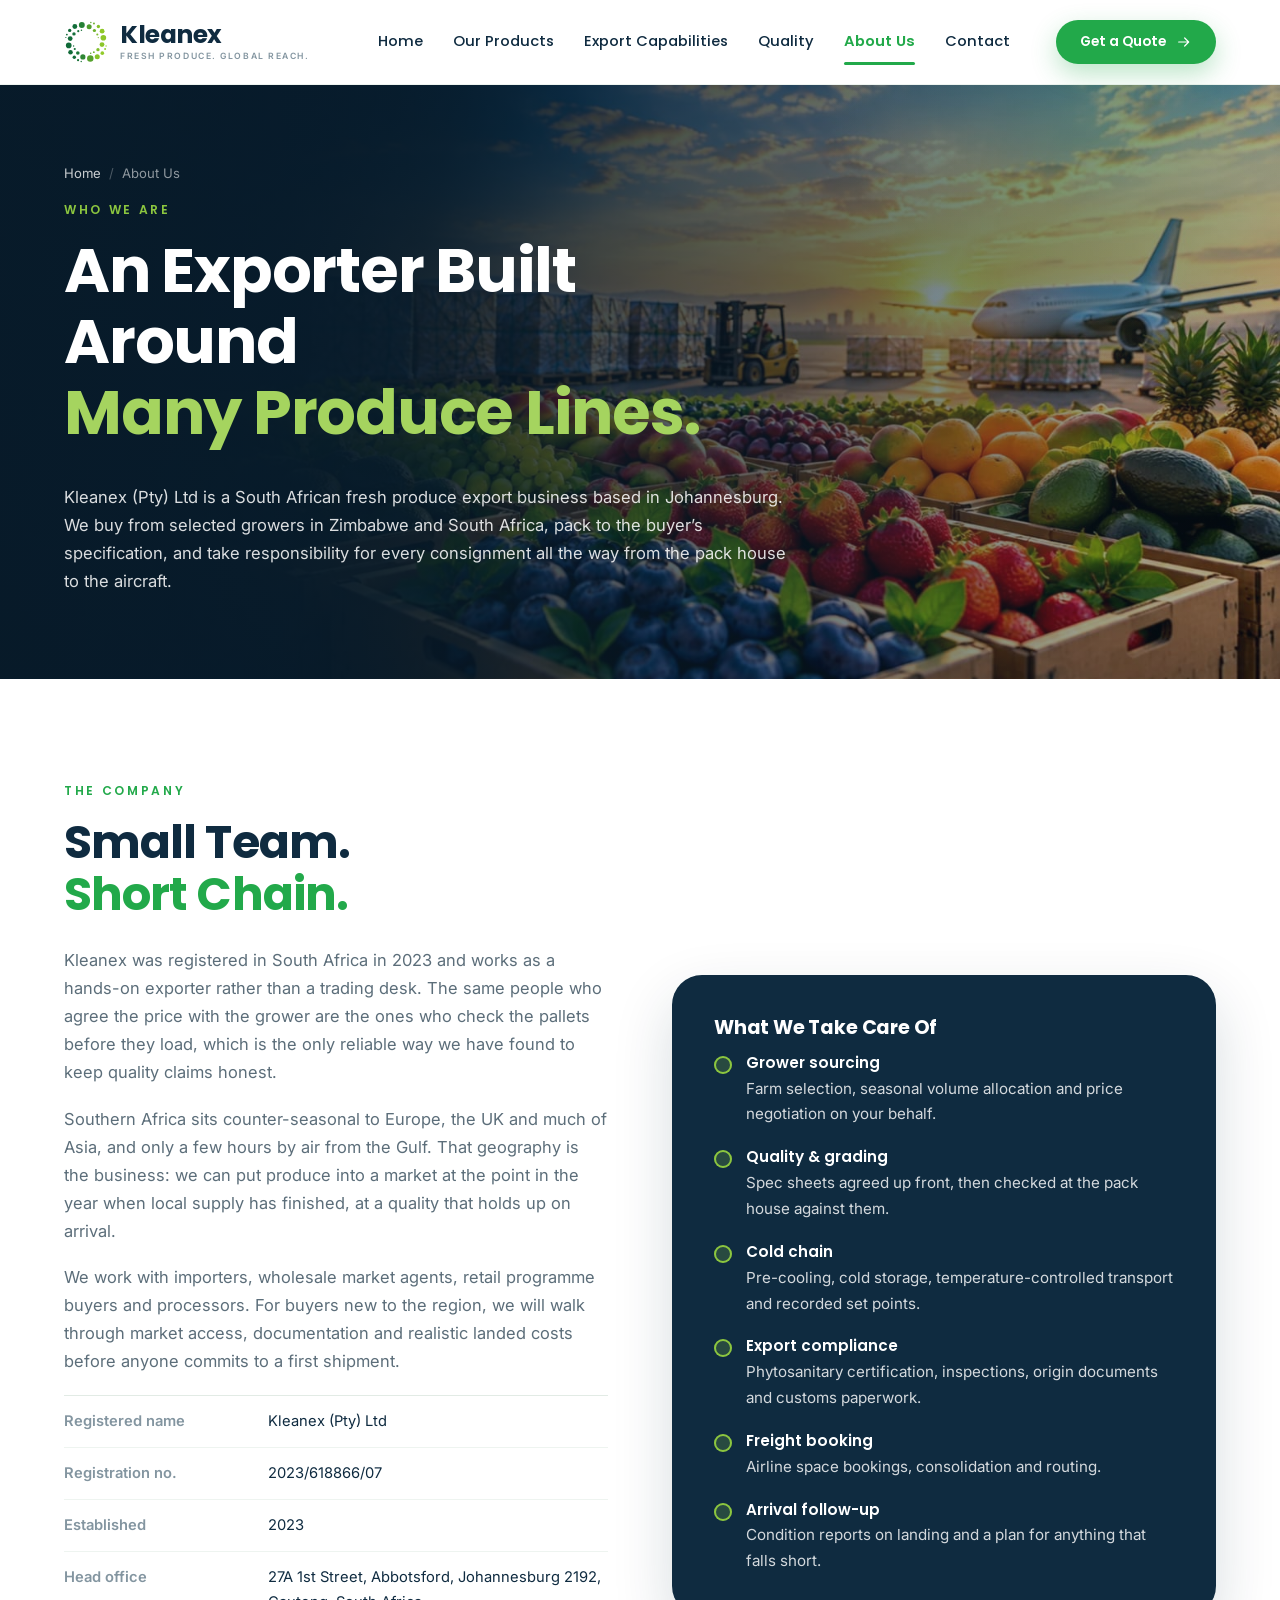
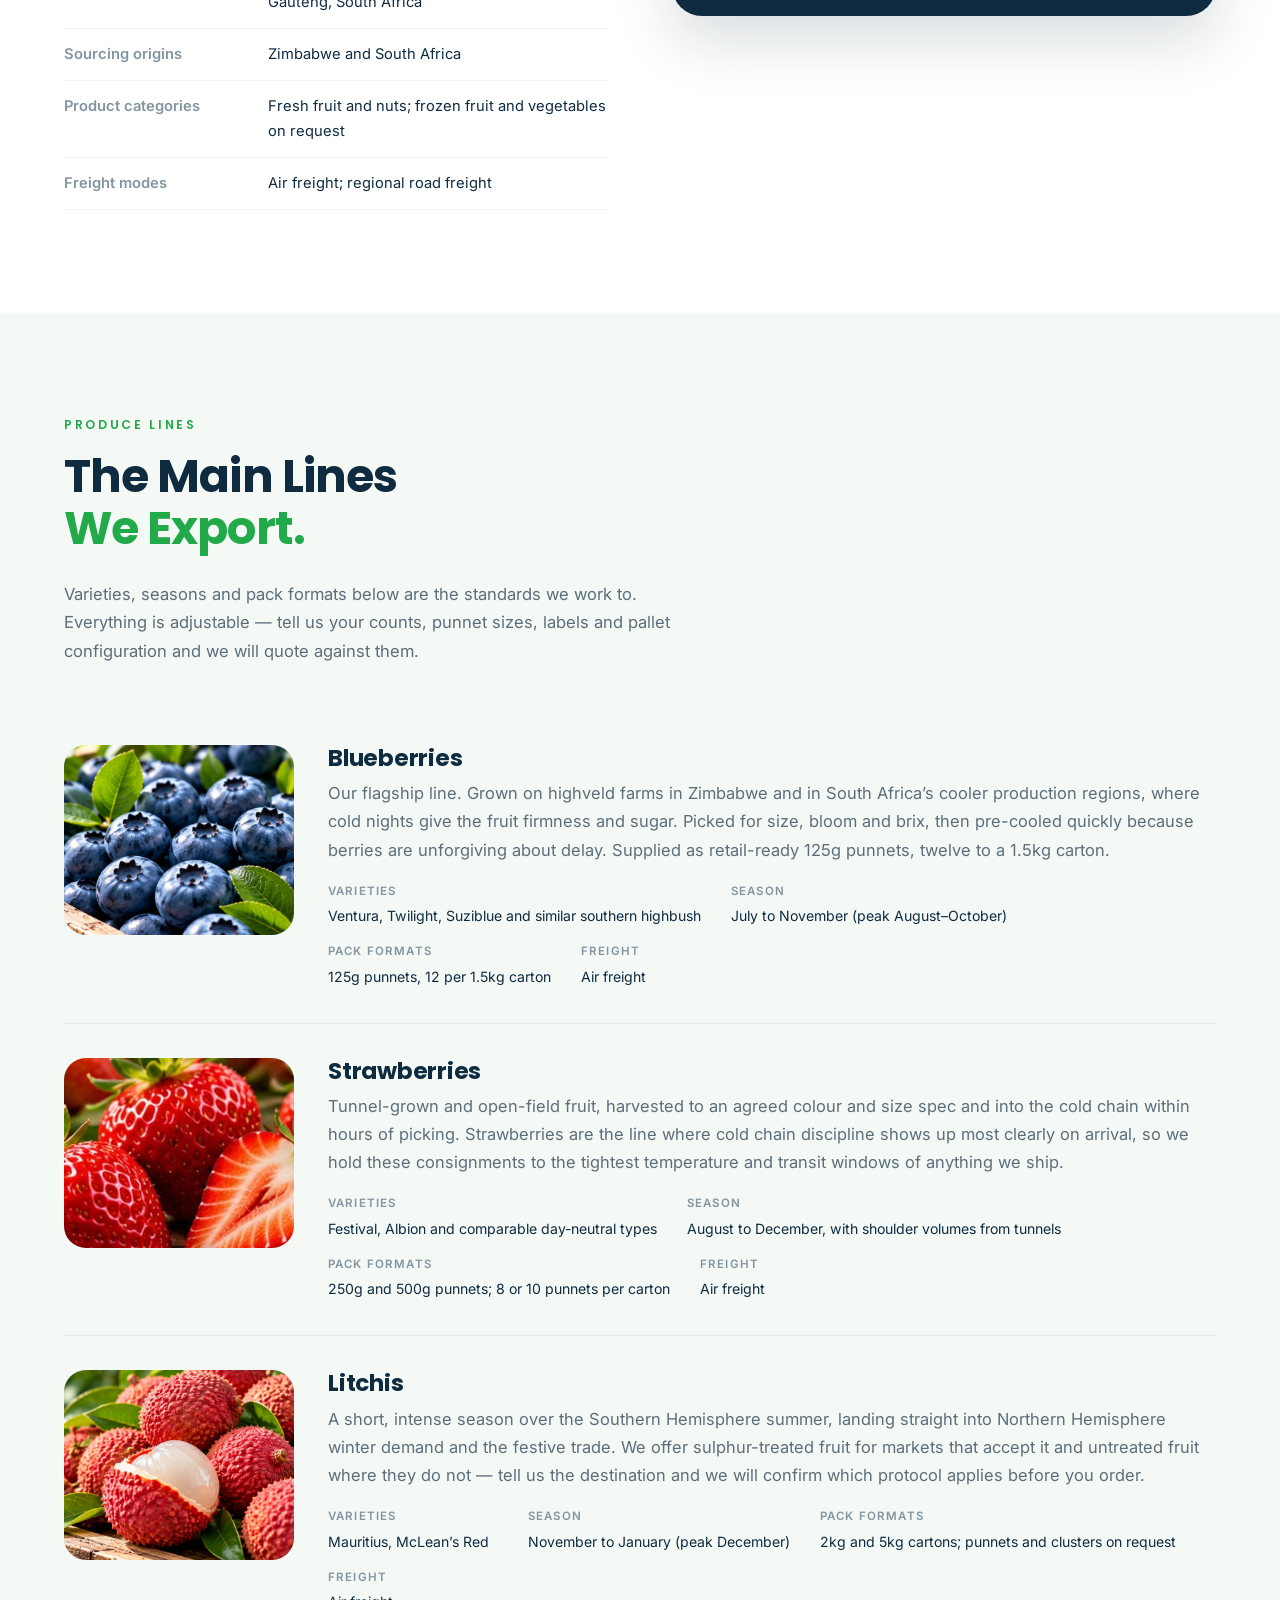
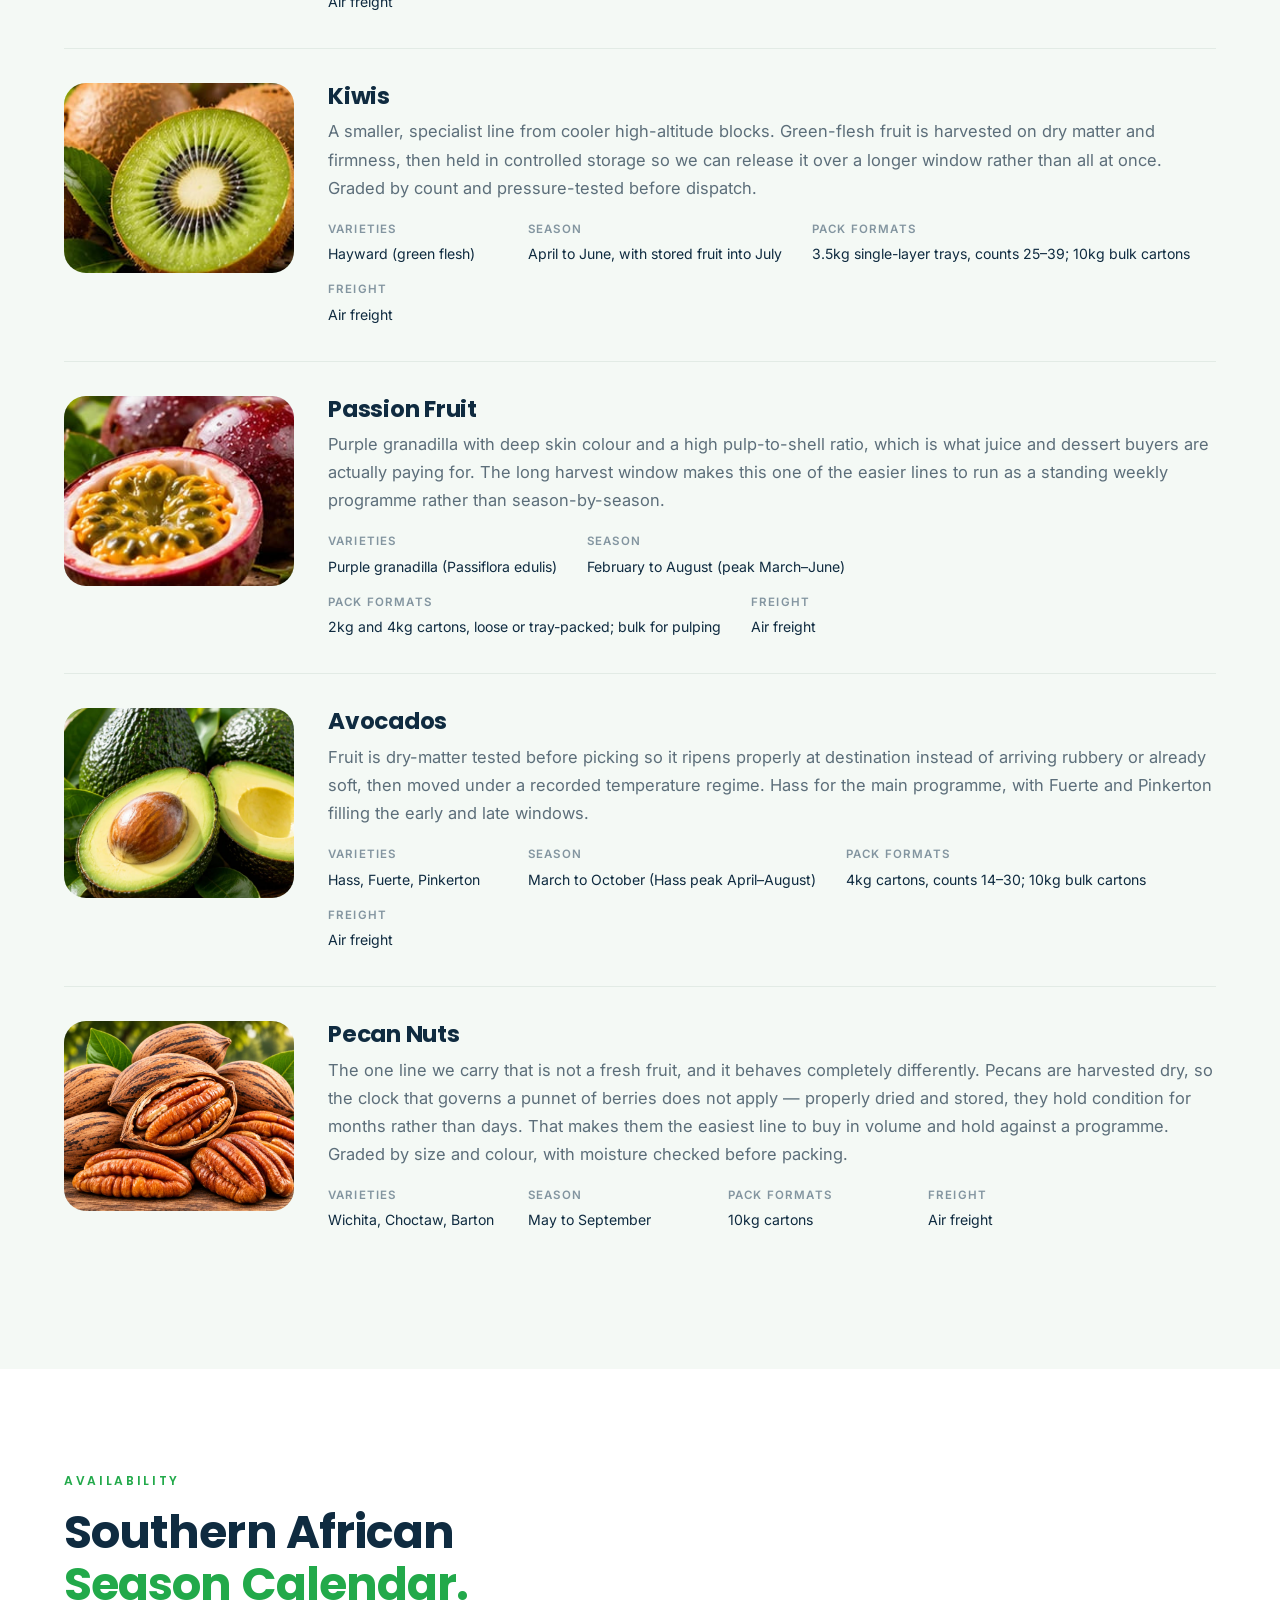
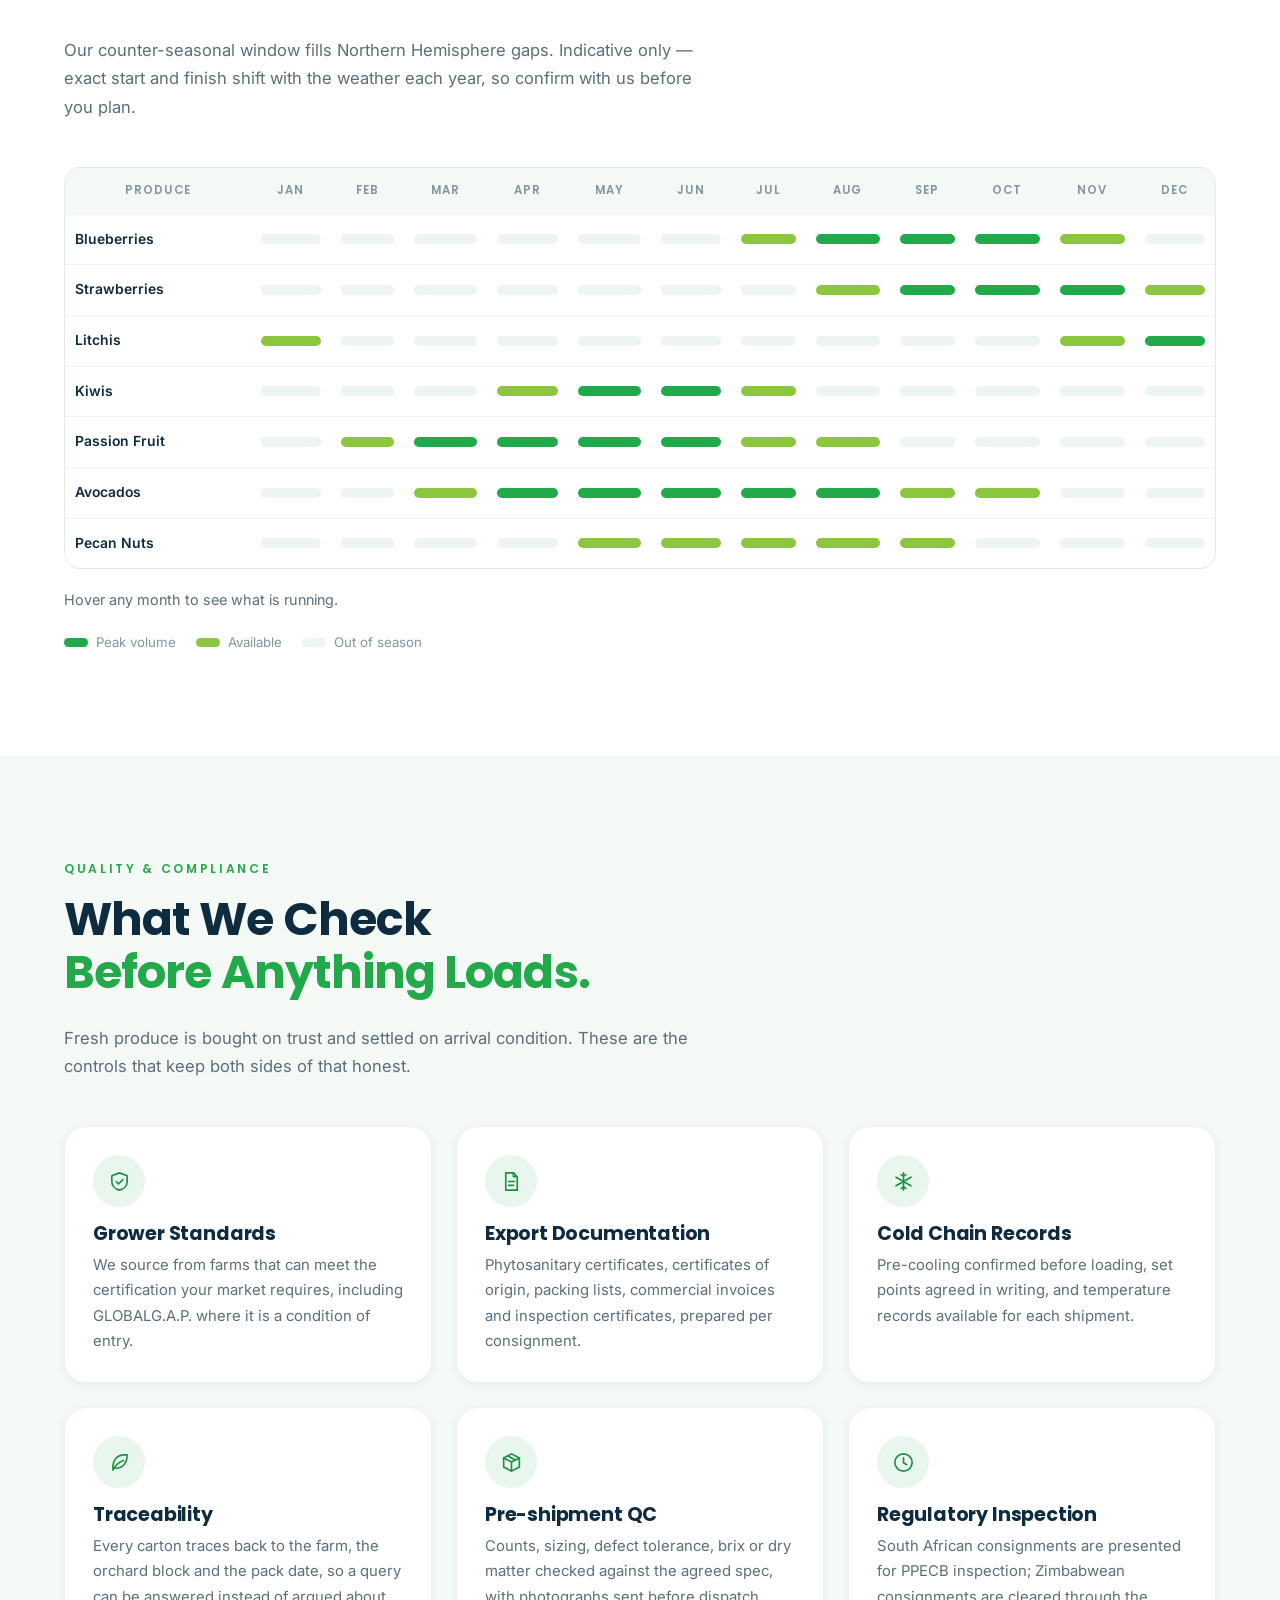
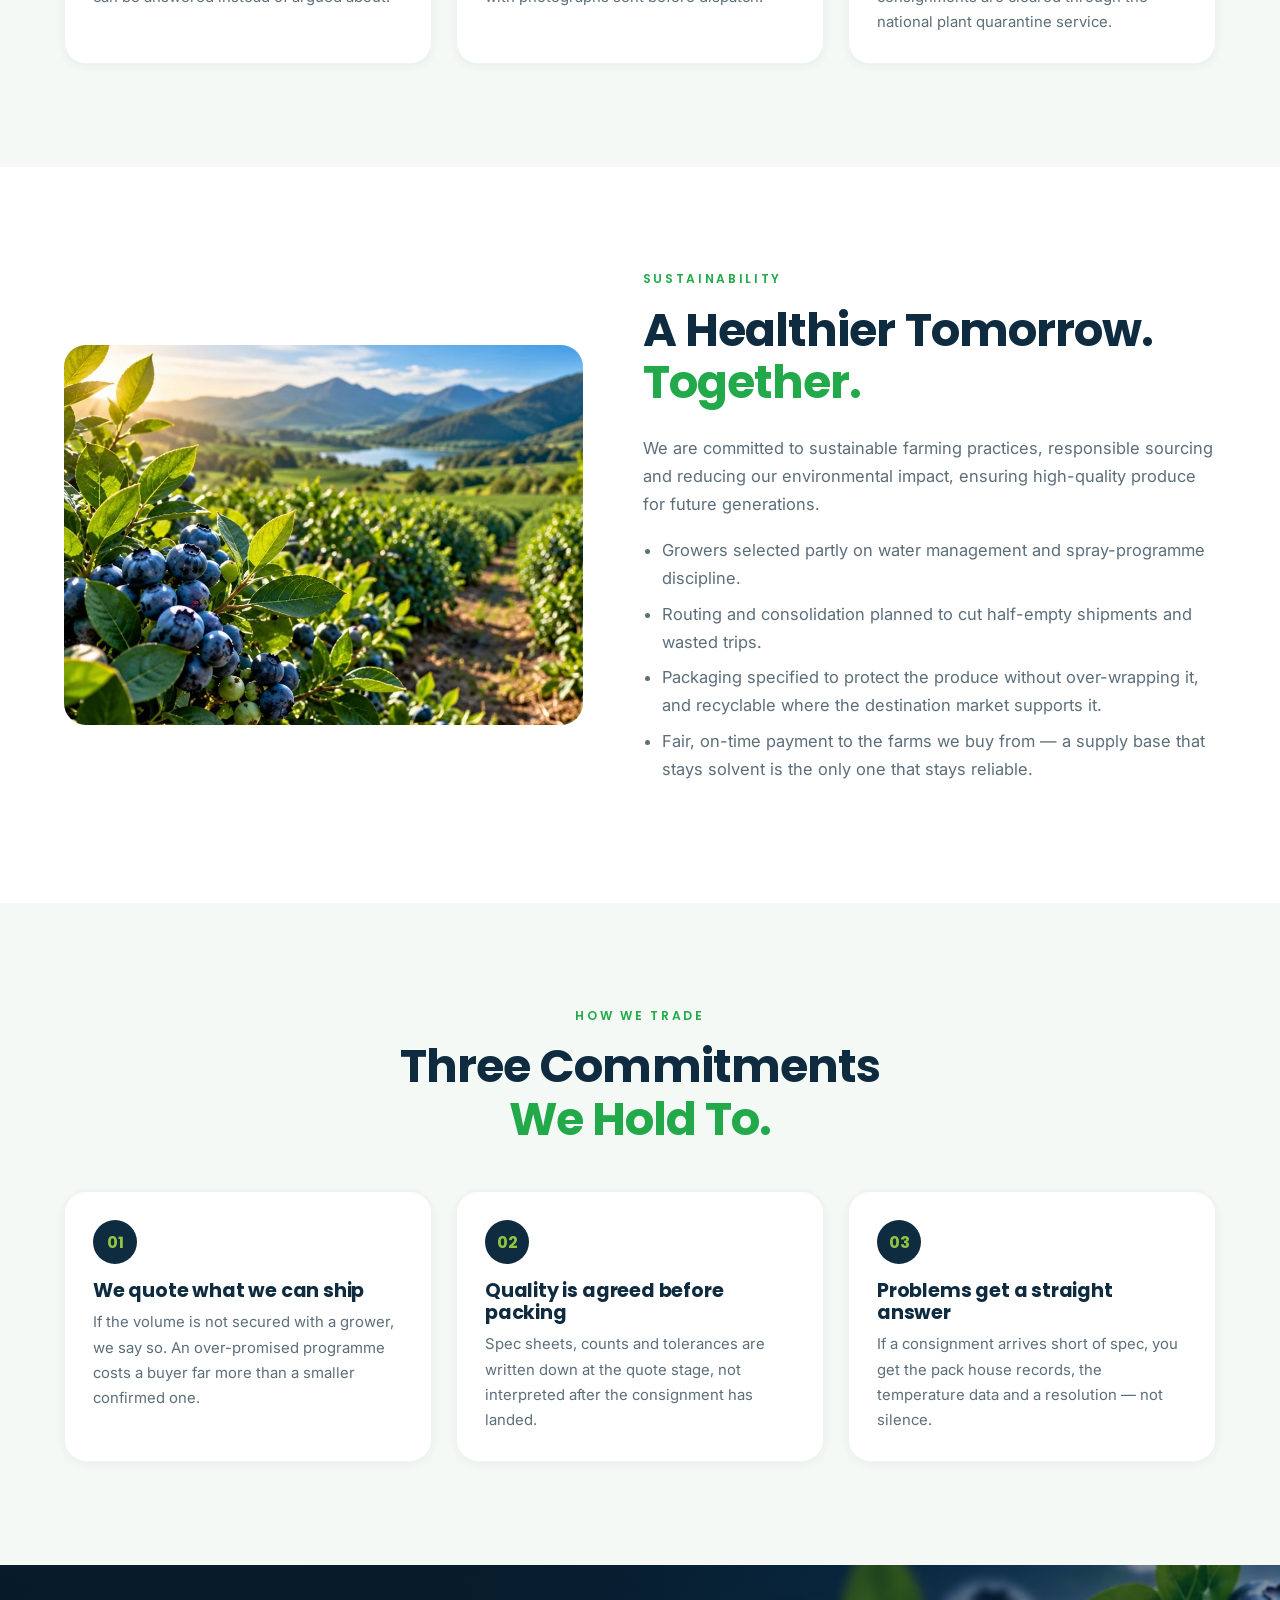
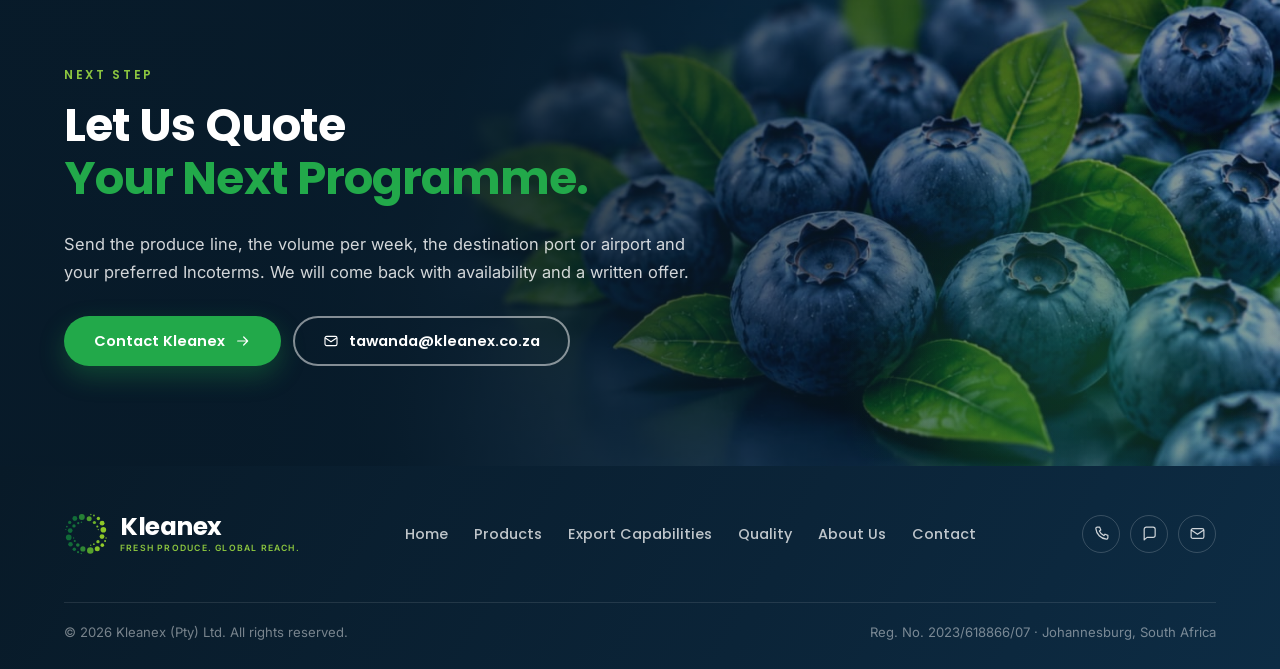
<file: about.html>
<!DOCTYPE html>
<html lang="en">
<head>
<meta charset="UTF-8" />
<meta name="viewport" content="width=device-width, initial-scale=1.0" />
<title>About Us | Kleanex &mdash; Fresh Produce Exporter, Zimbabwe &amp; South Africa</title>
<meta name="description" content="Kleanex (Pty) Ltd is a Johannesburg-based exporter of blueberries, strawberries, litchis, kiwis, passion fruit, avocados and pecan nuts grown in Zimbabwe and South Africa. Varieties, seasons, pack formats and export compliance." />
<meta name="keywords" content="about Kleanex, fresh produce exporter South Africa, Zimbabwe fruit export company, blueberry varieties export, litchi pack formats, avocado counts export, pecan nut exporter, phytosanitary PPECB" />
<link rel="canonical" href="https://www.kleanex.co.za/about.html" />
<meta name="robots" content="index, follow" />
<meta property="og:type" content="website" />
<meta property="og:site_name" content="Kleanex" />
<meta property="og:title" content="About Kleanex | Fresh Produce. Global Reach." />
<meta property="og:description" content="Who we are and the produce lines we export from Zimbabwe and South Africa." />
<meta property="og:url" content="https://www.kleanex.co.za/about.html" />
<meta name="theme-color" content="#22a94a" />
<link rel="preconnect" href="https://fonts.googleapis.com" />
<link rel="preconnect" href="https://fonts.gstatic.com" crossorigin />
<link href="https://fonts.googleapis.com/css2?family=Poppins:wght@400;500;600;700&family=Inter:wght@400;500;600&display=swap" rel="stylesheet" />
<link rel="stylesheet" href="css/styles.css?v=202611042138" />
<link rel="icon" href="assets/favicon.svg" type="image/svg+xml" />
</head>
<body>
<a class="skip" href="#main">Skip to content</a>

<!-- ============================ shared sprite ============================ -->
<svg aria-hidden="true" focusable="false" style="position:absolute;width:0;height:0;overflow:hidden">
  <symbol id="logo-mark" viewBox="-3 -3 106 106">
    <circle cx="61.68" cy="3.17" r="1.74" fill="#5ea732" />
    <circle cx="69.17" cy="5.4" r="2.3" fill="#6db02d" />
    <circle cx="39.94" cy="8.95" r="7.11" fill="#268035" />
    <circle cx="23.13" cy="12.68" r="5.85" fill="#126d39" />
    <circle cx="79.79" cy="12.7" r="4" fill="#85c129" />
    <circle cx="57.64" cy="13.13" r="6.03" fill="#509d2d" />
    <circle cx="39.06" cy="21.53" r="1.81" fill="#1b7239" />
    <circle cx="10.73" cy="22.09" r="4.06" fill="#116838" />
    <circle cx="70.26" cy="22.33" r="3.87" fill="#6db12b" />
    <circle cx="88.81" cy="23.86" r="5.78" fill="#8fc828" />
    <circle cx="31.34" cy="23.87" r="2.6" fill="#19723c" />
    <circle cx="21.03" cy="30.47" r="4.08" fill="#14703b" />
    <circle cx="77.25" cy="31.83" r="2.57" fill="#80be2c" />
    <circle cx="3.89" cy="32.15" r="2.19" fill="#156b3a" />
    <circle cx="1.48" cy="39.15" r="1.48" fill="#17683b" />
    <circle cx="79.55" cy="39.2" r="1.53" fill="#80bf32" />
    <circle cx="91.82" cy="39.83" r="6.81" fill="#8dc628" />
    <circle cx="11.88" cy="41.65" r="5.78" fill="#106a38" />
    <circle cx="88.6" cy="56.31" r="5.82" fill="#8cc629" />
    <circle cx="8.41" cy="58.25" r="6.79" fill="#106a38" />
    <circle cx="98.4" cy="59.55" r="1.6" fill="#93cb32" />
    <circle cx="20.18" cy="59.69" r="1.65" fill="#156c3a" />
    <circle cx="95.98" cy="66.87" r="2.34" fill="#92cc2e" />
    <circle cx="22.9" cy="67.01" r="2.54" fill="#17703a" />
    <circle cx="78.84" cy="68.48" r="4" fill="#81bf2a" />
    <circle cx="68.9" cy="74.58" r="2.22" fill="#71b430" />
    <circle cx="12.73" cy="74.67" r="5.46" fill="#116a38" />
    <circle cx="30.3" cy="76.58" r="4.32" fill="#1b7739" />
    <circle cx="61.33" cy="76.88" r="1.78" fill="#5da633" />
    <circle cx="89.33" cy="76.91" r="4.36" fill="#92cb2a" />
    <circle cx="77.11" cy="85.51" r="6.02" fill="#87c328" />
    <circle cx="42.43" cy="85.95" r="6.24" fill="#2f8634" />
    <circle cx="21.83" cy="86.69" r="4.09" fill="#136c3a" />
    <circle cx="60.32" cy="89.58" r="7.77" fill="#56a22d" />
    <circle cx="30.85" cy="93.85" r="2.61" fill="#187138" />
    <circle cx="38.49" cy="96.82" r="1.75" fill="#1f773a" />
  </symbol>

  <symbol id="f-blueberry" viewBox="0 0 64 64">
    <circle cx="20" cy="42" r="13" fill="#3d5296" /><circle cx="45" cy="44" r="11" fill="#33457f" />
    <circle cx="33" cy="26" r="15" fill="#4f64ae" /><circle cx="27" cy="19" r="3.4" fill="#93a3dd" opacity=".55" />
    <g stroke="#26336b" stroke-width="2.4" stroke-linecap="round">
      <path d="M33 26v-6M33 26l5.7-1.9M33 26l3.5 4.8M33 26l-3.5 4.8M33 26l-5.7-1.9" />
    </g>
    <circle cx="33" cy="26" r="2.8" fill="#26336b" />
  </symbol>
  <symbol id="f-strawberry" viewBox="0 0 64 64">
    <path d="M32 57C19 50 13 39 13 30c0-6 8-10 19-10s19 4 19 10c0 9-6 20-19 27z" fill="#d9304a" />
    <path d="M32 57c-6-3.5-10.5-8-13.5-12.8 3.5 1.6 8 2.4 13.5 2.4s10-.8 13.5-2.4C42.5 49 38 53.5 32 57z" fill="#b61f38" />
    <g fill="#ffd978">
      <ellipse cx="24" cy="30" rx="1.7" ry="2.4" /><ellipse cx="32" cy="27" rx="1.7" ry="2.4" />
      <ellipse cx="40" cy="30" rx="1.7" ry="2.4" /><ellipse cx="28" cy="38" rx="1.7" ry="2.4" />
      <ellipse cx="36" cy="38" rx="1.7" ry="2.4" /><ellipse cx="32" cy="46" rx="1.7" ry="2.4" />
    </g>
    <path d="M32 21c-6 0-10-2-13-5 4-1 8 0 11 2-1-3-1-6 2-9 3 3 3 6 2 9 3-2 7-3 11-2-3 3-7 5-13 5z" fill="#2f8f4f" />
    <path d="M32 19.5V8" stroke="#2f8f4f" stroke-width="2.6" stroke-linecap="round" />
  </symbol>
  <symbol id="f-litchi" viewBox="0 0 64 64">
    <circle cx="32" cy="37" r="20" fill="#c23a2f" />
    <g fill="#a92c23" opacity=".85">
      <circle cx="22" cy="28" r="3.1" /><circle cx="32" cy="24" r="3.1" /><circle cx="42" cy="29" r="3.1" />
      <circle cx="46" cy="39" r="3.1" /><circle cx="40" cy="48" r="3.1" /><circle cx="30" cy="52" r="3.1" />
      <circle cx="20" cy="46" r="3.1" /><circle cx="17" cy="36" r="3.1" /><circle cx="31" cy="38" r="3.1" />
      <circle cx="39" cy="34" r="3.1" /><circle cx="25" cy="38" r="3.1" /><circle cx="34" cy="45" r="3.1" />
    </g>
    <circle cx="25" cy="30" r="3.6" fill="#e0695c" opacity=".55" />
    <path d="M32 18V9" stroke="#6b4a1f" stroke-width="2.6" stroke-linecap="round" />
    <path d="M33 11c4-4 9-4 12-3-1 4-4 7-9 7-2 0-3-2-3-4z" fill="#3f8a4b" />
  </symbol>
  <symbol id="f-kiwi" viewBox="0 0 64 64">
    <circle cx="32" cy="32" r="24" fill="#8a6b45" /><circle cx="32" cy="32" r="21" fill="#9bbf46" />
    <circle cx="32" cy="32" r="19" fill="#a8cc52" />
    <g fill="#2f3b16">
      <ellipse cx="32" cy="19" rx="1.5" ry="2.2" /><ellipse cx="41" cy="23" rx="1.5" ry="2.2" transform="rotate(35 41 23)" />
      <ellipse cx="45" cy="32" rx="2.2" ry="1.5" /><ellipse cx="41" cy="41" rx="1.5" ry="2.2" transform="rotate(-35 41 41)" />
      <ellipse cx="32" cy="45" rx="1.5" ry="2.2" /><ellipse cx="23" cy="41" rx="1.5" ry="2.2" transform="rotate(35 23 41)" />
      <ellipse cx="19" cy="32" rx="2.2" ry="1.5" /><ellipse cx="23" cy="23" rx="1.5" ry="2.2" transform="rotate(-35 23 23)" />
    </g>
    <circle cx="32" cy="32" r="7" fill="#f3f6e4" />
  </symbol>
  <symbol id="f-passion" viewBox="0 0 64 64">
    <circle cx="32" cy="32" r="24" fill="#5b3360" /><circle cx="32" cy="32" r="20" fill="#f4e7cd" />
    <circle cx="32" cy="32" r="16" fill="#e3a02a" />
    <g fill="#3d2a10">
      <ellipse cx="32" cy="24" rx="2" ry="2.8" /><ellipse cx="39" cy="28" rx="2" ry="2.8" />
      <ellipse cx="40" cy="36" rx="2" ry="2.8" /><ellipse cx="33" cy="40" rx="2" ry="2.8" />
      <ellipse cx="25" cy="37" rx="2" ry="2.8" /><ellipse cx="24" cy="28" rx="2" ry="2.8" />
      <ellipse cx="32" cy="32" rx="2" ry="2.8" />
    </g>
    <circle cx="24" cy="22" r="3.4" fill="#f6d98f" opacity=".5" />
  </symbol>
  <symbol id="f-pecan" viewBox="0 0 64 64">
    <path d="M32 5c11 8 17 18.5 17 29.5C49 47.5 41 59 32 59S15 47.5 15 34.5C15 23.5 21 13 32 5z" fill="#a9733c" />
    <path d="M32 5c11 8 17 18.5 17 29.5C49 47.5 41 59 32 59z" fill="#8f5f2e" />
    <g stroke="#5a3814" stroke-width="2.1" stroke-linecap="round" fill="none" opacity=".7">
      <path d="M25 14c-2.6 7.6-3.4 15.2-2.6 22.8M39 14c2.6 7.6 3.4 15.2 2.6 22.8" />
      <path d="M19.5 27c-.8 7.4-.5 14 1.2 19.8M44.5 27c.8 7.4.5 14-1.2 19.8" />
      <path d="M32 9v47" opacity=".55" />
    </g>
  </symbol>
  <symbol id="f-avocado" viewBox="0 0 64 64">
    <path d="M32 7c9 0 15 8 15 18 0 13-7 32-15 32S17 38 17 25C17 15 23 7 32 7z" fill="#3f6b2b" />
    <path d="M32 12c6.5 0 10.5 6 10.5 13.5 0 11-5 26.5-10.5 26.5S21.5 36.5 21.5 25.5C21.5 18 25.5 12 32 12z" fill="#dfe9a0" />
    <ellipse cx="32" cy="36" rx="8.5" ry="9.5" fill="#8a5a2b" />
    <ellipse cx="29.5" cy="32.5" rx="2.6" ry="3" fill="#a9733c" opacity=".7" />
  </symbol>

  <symbol id="i-award" viewBox="0 0 24 24" fill="none" stroke="currentColor" stroke-width="1.7" stroke-linecap="round" stroke-linejoin="round"><circle cx="12" cy="9" r="6" /><path d="M8.5 14.3 7 21.2l5-2.7 5 2.7-1.5-6.9" /></symbol>
  <symbol id="i-globe" viewBox="0 0 24 24" fill="none" stroke="currentColor" stroke-width="1.7" stroke-linecap="round" stroke-linejoin="round"><circle cx="12" cy="12" r="9" /><path d="M3 12h18M12 3c3 3.4 3 14.6 0 18M12 3c-3 3.4-3 14.6 0 18" /></symbol>
  <symbol id="i-plane" viewBox="0 0 24 24" fill="none" stroke="currentColor" stroke-width="1.7" stroke-linecap="round" stroke-linejoin="round"><path d="M21.5 15.5 2.5 9.8l2.2-2.2 5.8 1.4 4.6-4.6a2 2 0 0 1 2.9 2.9l-4.6 4.6 1.4 5.8z" /><path d="M8.5 18.5 7 21l-1.5-2.5L3 17l2.5-1.5" /></symbol>
  <symbol id="i-ship" viewBox="0 0 24 24" fill="none" stroke="currentColor" stroke-width="1.7" stroke-linecap="round" stroke-linejoin="round"><path d="M3.5 13.5 5 8.5h14l1.5 5" /><path d="M12 8.5V4.5M8.5 4.5h7" /><path d="M2.5 16.5c1.7 0 1.7 1.5 3.4 1.5s1.7-1.5 3.4-1.5 1.7 1.5 3.4 1.5 1.7-1.5 3.4-1.5 1.7 1.5 3.4 1.5" /></symbol>
  <symbol id="i-package" viewBox="0 0 24 24" fill="none" stroke="currentColor" stroke-width="1.7" stroke-linecap="round" stroke-linejoin="round"><path d="M12 3 3.8 7.2v9.6L12 21l8.2-4.2V7.2z" /><path d="M3.8 7.2 12 11.4l8.2-4.2M12 11.4V21M7.9 5 16 9.3" /></symbol>
  <symbol id="i-shield" viewBox="0 0 24 24" fill="none" stroke="currentColor" stroke-width="1.7" stroke-linecap="round" stroke-linejoin="round"><path d="M12 3l8 3v6c0 4.4-3.3 8-8 9-4.7-1-8-4.6-8-9V6z" /><path d="m8.6 12.2 2.4 2.4 4.4-4.6" /></symbol>
  <symbol id="i-leaf" viewBox="0 0 24 24" fill="none" stroke="currentColor" stroke-width="1.7" stroke-linecap="round" stroke-linejoin="round"><path d="M20 4c0 9-5 14-12 14H5c0-9 5-14 12-14z" /><path d="M5 20c2.5-5 6-8 11-10" /></symbol>
  <symbol id="i-clipboard" viewBox="0 0 24 24" fill="none" stroke="currentColor" stroke-width="1.7" stroke-linecap="round" stroke-linejoin="round"><path d="M9 4.5H7a2 2 0 0 0-2 2V19a2 2 0 0 0 2 2h10a2 2 0 0 0 2-2V6.5a2 2 0 0 0-2-2h-2" /><rect x="9" y="2.5" width="6" height="4" rx="1.3" /><path d="m8.8 13.2 2.2 2.2 4.2-4.4" /></symbol>
  <symbol id="i-snow" viewBox="0 0 24 24" fill="none" stroke="currentColor" stroke-width="1.7" stroke-linecap="round" stroke-linejoin="round"><path d="M12 3v18M4.2 7.5l15.6 9M19.8 7.5l-15.6 9M12 6.6 9.6 4.8M12 6.6l2.4-1.8M12 17.4l-2.4 1.8M12 17.4l2.4 1.8" /></symbol>
  <symbol id="i-doc" viewBox="0 0 24 24" fill="none" stroke="currentColor" stroke-width="1.7" stroke-linecap="round" stroke-linejoin="round"><path d="M6 3h8l4 4v14H6z" /><path d="M14 3v4h4M9 12h6M9 16h5" /></symbol>
  <symbol id="i-clock" viewBox="0 0 24 24" fill="none" stroke="currentColor" stroke-width="1.7" stroke-linecap="round" stroke-linejoin="round"><circle cx="12" cy="12" r="9" /><path d="M12 7v5.3l3.4 2" /></symbol>
  <symbol id="i-phone" viewBox="0 0 24 24" fill="none" stroke="currentColor" stroke-width="1.7" stroke-linecap="round" stroke-linejoin="round"><path d="M6.4 3h3L11 7l-2 1.5a12.3 12.3 0 0 0 6.5 6.5L17 13l4 1.6V18a2 2 0 0 1-2.2 2A16.6 16.6 0 0 1 4 5.2 2 2 0 0 1 6.4 3z" /></symbol>
  <symbol id="i-mail" viewBox="0 0 24 24" fill="none" stroke="currentColor" stroke-width="1.7" stroke-linecap="round" stroke-linejoin="round"><rect x="3" y="5" width="18" height="14" rx="2.5" /><path d="M3.6 7.5 12 13.2l8.4-5.7" /></symbol>
  <symbol id="i-chat" viewBox="0 0 24 24" fill="none" stroke="currentColor" stroke-width="1.7" stroke-linecap="round" stroke-linejoin="round"><path d="M20 14.5a3 3 0 0 1-3 3H8.5L4.5 21V6a3 3 0 0 1 3-3h9.5a3 3 0 0 1 3 3z" /></symbol>
  <symbol id="i-arrow" viewBox="0 0 24 24" fill="none" stroke="currentColor" stroke-width="1.8" stroke-linecap="round" stroke-linejoin="round"><path d="M4 12h15M13 6l6 6-6 6" /></symbol>
  <symbol id="i-menu" viewBox="0 0 24 24" fill="none" stroke="currentColor" stroke-width="1.8" stroke-linecap="round" stroke-linejoin="round"><path d="M4 7h16M4 12h16M4 17h16" /></symbol>
</svg>

<!-- ============================ header ============================ -->
<header class="site-header">
  <div class="wrap">
    <a class="brand" href="index.html" aria-label="Kleanex home">
      <svg class="brand-mark"><use href="#logo-mark" /></svg>
      <span class="brand-text">
        <span class="brand-name">Kleanex</span>
        <span class="brand-sub">Fresh Produce. Global Reach.</span>
      </span>
    </a>

    <button class="nav-toggle" type="button" aria-expanded="false" aria-controls="primary-nav" aria-label="Open menu">
      <svg><use href="#i-menu" /></svg>
    </button>

    <nav class="nav" id="primary-nav" aria-label="Primary">
      <a href="index.html">Home</a>
      <a href="index.html#products">Our Products</a>
      <a href="index.html#export">Export Capabilities</a>
      <a href="index.html#quality">Quality</a>
      <a href="about.html" aria-current="page">About Us</a>
      <a href="contact.html">Contact</a>
    </nav>

    <a class="btn btn--green btn--sm header-cta" href="contact.html">Get a Quote <svg><use href="#i-arrow" /></svg></a>
  </div>
</header>

<main id="main">

  <!-- ============================ page hero ============================ -->
  <section class="page-hero page-hero--photo page-hero--about on-dark">
    <div class="wrap">
      <div class="inner">
        <p class="crumbs"><a href="index.html">Home</a><span>/</span>About Us</p>
        <span class="eyebrow eyebrow--light">Who We Are</span>
        <h1><span class="tt">An Exporter Built Around</span><span class="tt" style="color:#a5d45f">Many Produce Lines.</span></h1>
        <p class="lede">
          Kleanex (Pty) Ltd is a South African fresh produce export
          business based in Johannesburg. We buy from selected growers in Zimbabwe and South
          Africa, pack to the buyer&rsquo;s specification, and take responsibility for every consignment all
          the way from the pack house to the aircraft.
        </p>
      </div>
    </div>
  </section>

  <!-- ============================ company ============================ -->
  <section class="section">
    <div class="wrap split">
      <div>
        <span class="eyebrow">The Company</span>
        <h2><span class="tt">Small Team.</span><span class="tt tt--green">Short Chain.</span></h2>
        <p>
          Kleanex was registered in South Africa in 2023 and works as a hands-on exporter
          rather than a trading desk. The same people who agree the price with the grower are
          the ones who check the pallets before they load, which is the only reliable way we
          have found to keep quality claims honest.
        </p>
        <p>
          Southern Africa sits counter-seasonal to Europe, the UK and much of Asia, and only a
          few hours by air from the Gulf. That geography is the business: we can put produce into
          a market at the point in the year when local supply has finished, at a quality that
          holds up on arrival.
        </p>
        <p>
          We work with importers, wholesale market agents, retail programme buyers and
          processors. For buyers new to the region, we will walk through market access,
          documentation and realistic landed costs before anyone commits to a first shipment.
        </p>

        <dl class="spec">
          <div><dt>Registered name</dt><dd>Kleanex (Pty) Ltd</dd></div>
          <div><dt>Registration no.</dt><dd>2023/618866/07</dd></div>
          <div><dt>Established</dt><dd>2023</dd></div>
          <div><dt>Head office</dt><dd>27A 1st Street, Abbotsford, Johannesburg 2192, Gauteng, South Africa</dd></div>
          <div><dt>Sourcing origins</dt><dd>Zimbabwe and South Africa</dd></div>
          <div><dt>Product categories</dt><dd>Fresh fruit and nuts; frozen fruit and vegetables on request</dd></div>
          <div><dt>Freight modes</dt><dd>Air freight; regional road freight</dd></div>
        </dl>
      </div>

      <div class="panel">
        <h3>What We Take Care Of</h3>
        <ul>
          <li><b>Grower sourcing</b> Farm selection, seasonal volume allocation and price negotiation on your behalf.</li>
          <li><b>Quality &amp; grading</b> Spec sheets agreed up front, then checked at the pack house against them.</li>
          <li><b>Cold chain</b> Pre-cooling, cold storage, temperature-controlled transport and recorded set points.</li>
          <li><b>Export compliance</b> Phytosanitary certification, inspections, origin documents and customs paperwork.</li>
          <li><b>Freight booking</b> Airline space bookings, consolidation and routing.</li>
          <li><b>Arrival follow-up</b> Condition reports on landing and a plan for anything that falls short.</li>
        </ul>
      </div>
    </div>
  </section>

  <!-- ============================ produce lines ============================ -->
  <section class="section section--mist" id="produce-lines">
    <div class="wrap">
      <div class="section-head">
        <span class="eyebrow">Produce Lines</span>
        <h2><span class="tt">The Main Lines</span><span class="tt tt--green">We Export.</span></h2>
        <p class="lede">
          Varieties, seasons and pack formats below are the standards we work to. Everything is
          adjustable &mdash; tell us your counts, punnet sizes, labels and pallet configuration and we
          will quote against them.
        </p>
      </div>

      <article class="produce-detail" id="blueberries">
        <div class="ph">
          <svg><use href="#f-blueberry" /></svg>
          <img src="assets/img/blueberries.jpg" alt="Export-grade blueberries in punnets" loading="lazy" onload="this.style.opacity=1" onerror="this.remove()" />
        </div>
        <div>
          <h3>Blueberries</h3>
          <p>
            Our flagship line. Grown on highveld farms in Zimbabwe and in South Africa&rsquo;s cooler
            production regions, where cold nights give the fruit firmness and sugar. Picked for
            size, bloom and brix, then pre-cooled quickly because berries are unforgiving about
            delay. Supplied as retail-ready 125g punnets, twelve to a 1.5kg carton.
          </p>
          <dl class="kv">
            <div><dt>Varieties</dt><dd>Ventura, Twilight, Suziblue and similar southern highbush</dd></div>
            <div><dt>Season</dt><dd>July to November (peak August&ndash;October)</dd></div>
            <div><dt>Pack formats</dt><dd>125g punnets, 12 per 1.5kg carton</dd></div>
            <div><dt>Freight</dt><dd>Air freight</dd></div>
          </dl>
        </div>
      </article>

      <article class="produce-detail" id="strawberries">
        <div class="ph">
          <svg><use href="#f-strawberry" /></svg>
          <img src="assets/img/strawberries.jpg" alt="Export-grade strawberries in punnets" loading="lazy" onload="this.style.opacity=1" onerror="this.remove()" />
        </div>
        <div>
          <h3>Strawberries</h3>
          <p>
            Tunnel-grown and open-field fruit, harvested to an agreed colour and size spec and
            into the cold chain within hours of picking. Strawberries are the line where cold
            chain discipline shows up most clearly on arrival, so we hold these consignments to
            the tightest temperature and transit windows of anything we ship.
          </p>
          <dl class="kv">
            <div><dt>Varieties</dt><dd>Festival, Albion and comparable day-neutral types</dd></div>
            <div><dt>Season</dt><dd>August to December, with shoulder volumes from tunnels</dd></div>
            <div><dt>Pack formats</dt><dd>250g and 500g punnets; 8 or 10 punnets per carton</dd></div>
            <div><dt>Freight</dt><dd>Air freight</dd></div>
          </dl>
        </div>
      </article>

      <article class="produce-detail" id="litchis">
        <div class="ph">
          <svg><use href="#f-litchi" /></svg>
          <img src="assets/img/litchis.jpg" alt="Export-grade litchis" loading="lazy" onload="this.style.opacity=1" onerror="this.remove()" />
        </div>
        <div>
          <h3>Litchis</h3>
          <p>
            A short, intense season over the Southern Hemisphere summer, landing straight into
            Northern Hemisphere winter demand and the festive trade. We offer sulphur-treated
            fruit for markets that accept it and untreated fruit where they do not &mdash; tell us the
            destination and we will confirm which protocol applies before you order.
          </p>
          <dl class="kv">
            <div><dt>Varieties</dt><dd>Mauritius, McLean&rsquo;s Red</dd></div>
            <div><dt>Season</dt><dd>November to January (peak December)</dd></div>
            <div><dt>Pack formats</dt><dd>2kg and 5kg cartons; punnets and clusters on request</dd></div>
            <div><dt>Freight</dt><dd>Air freight</dd></div>
          </dl>
        </div>
      </article>

      <article class="produce-detail" id="kiwis">
        <div class="ph">
          <svg><use href="#f-kiwi" /></svg>
          <img src="assets/img/kiwis.jpg" alt="Export-grade kiwi fruit" loading="lazy" onload="this.style.opacity=1" onerror="this.remove()" />
        </div>
        <div>
          <h3>Kiwis</h3>
          <p>
            A smaller, specialist line from cooler high-altitude blocks. Green-flesh fruit is
            harvested on dry matter and firmness, then held in controlled storage so we can
            release it over a longer window rather than all at once. Graded by count and
            pressure-tested before dispatch.
          </p>
          <dl class="kv">
            <div><dt>Varieties</dt><dd>Hayward (green flesh)</dd></div>
            <div><dt>Season</dt><dd>April to June, with stored fruit into July</dd></div>
            <div><dt>Pack formats</dt><dd>3.5kg single-layer trays, counts 25&ndash;39; 10kg bulk cartons</dd></div>
            <div><dt>Freight</dt><dd>Air freight</dd></div>
          </dl>
        </div>
      </article>

      <article class="produce-detail" id="passion-fruit">
        <div class="ph">
          <svg><use href="#f-passion" /></svg>
          <img src="assets/img/passion-fruit.jpg" alt="Export-grade purple passion fruit" loading="lazy" onload="this.style.opacity=1" onerror="this.remove()" />
        </div>
        <div>
          <h3>Passion Fruit</h3>
          <p>
            Purple granadilla with deep skin colour and a high pulp-to-shell ratio, which is
            what juice and dessert buyers are actually paying for. The long harvest window makes
            this one of the easier lines to run as a standing weekly programme rather than
            season-by-season.
          </p>
          <dl class="kv">
            <div><dt>Varieties</dt><dd>Purple granadilla (Passiflora edulis)</dd></div>
            <div><dt>Season</dt><dd>February to August (peak March&ndash;June)</dd></div>
            <div><dt>Pack formats</dt><dd>2kg and 4kg cartons, loose or tray-packed; bulk for pulping</dd></div>
            <div><dt>Freight</dt><dd>Air freight</dd></div>
          </dl>
        </div>
      </article>

      <article class="produce-detail" id="avocados">
        <div class="ph">
          <svg><use href="#f-avocado" /></svg>
          <img src="assets/img/avocados.jpg" alt="Export-grade Hass avocados" loading="lazy" onload="this.style.opacity=1" onerror="this.remove()" />
        </div>
        <div>
          <h3>Avocados</h3>
          <p>
            Fruit is dry-matter tested before picking so it
            ripens properly at destination instead of arriving rubbery or already soft, then
            moved under a recorded temperature regime. Hass for the main programme,
            with Fuerte and Pinkerton filling the early and late windows.
          </p>
          <dl class="kv">
            <div><dt>Varieties</dt><dd>Hass, Fuerte, Pinkerton</dd></div>
            <div><dt>Season</dt><dd>March to October (Hass peak April&ndash;August)</dd></div>
            <div><dt>Pack formats</dt><dd>4kg cartons, counts 14&ndash;30; 10kg bulk cartons</dd></div>
            <div><dt>Freight</dt><dd>Air freight</dd></div>
          </dl>
        </div>
      </article>

      <article class="produce-detail" id="pecans">
        <div class="ph">
          <svg><use href="#f-pecan" /></svg>
          <img src="assets/img/pecans.jpg" alt="Export-grade pecan nuts" loading="lazy" onload="this.style.opacity=1" onerror="this.remove()" />
        </div>
        <div>
          <h3>Pecan Nuts</h3>
          <p>
            The one line we carry that is not a fresh fruit, and it behaves completely
            differently. Pecans are harvested dry, so the clock that governs a punnet of
            berries does not apply &mdash; properly dried and stored, they hold condition for
            months rather than days. That makes them the easiest line to buy in volume and
            hold against a programme. Graded by size and
            colour, with moisture checked before packing.
          </p>
          <dl class="kv">
            <div><dt>Varieties</dt><dd>Wichita, Choctaw, Barton</dd></div>
            <div><dt>Season</dt><dd>May to September</dd></div>
            <div><dt>Pack formats</dt><dd>10kg cartons</dd></div>
            <div><dt>Freight</dt><dd>Air freight</dd></div>
          </dl>
        </div>
      </article>
    </div>
  </section>

  <!-- ============================ season calendar ============================ -->
  <section class="section" id="seasons">
    <div class="wrap">
      <div class="section-head">
        <span class="eyebrow">Availability</span>
        <h2><span class="tt">Southern African</span><span class="tt tt--green">Season Calendar.</span></h2>
        <p class="lede">
          Our counter-seasonal window fills Northern Hemisphere gaps. Indicative only &mdash;
          exact start and finish shift with the weather each year, so confirm with us before you plan.
        </p>
      </div>

      <div class="table-scroll">
        <table class="season">
          <caption style="position:absolute;left:-9999px">Indicative export availability by month</caption>
          <thead>
            <tr>
              <th scope="col">Produce</th>
              <th scope="col">Jan</th><th scope="col">Feb</th><th scope="col">Mar</th>
              <th scope="col">Apr</th><th scope="col">May</th><th scope="col">Jun</th>
              <th scope="col">Jul</th><th scope="col">Aug</th><th scope="col">Sep</th>
              <th scope="col">Oct</th><th scope="col">Nov</th><th scope="col">Dec</th>
            </tr>
          </thead>
          <tbody>
            <tr>
              <th scope="row">Blueberries</th>
              <td data-fruit="Blueberries" data-month="January" data-state="Out of season"><span></span></td>
              <td data-fruit="Blueberries" data-month="February" data-state="Out of season"><span></span></td>
              <td data-fruit="Blueberries" data-month="March" data-state="Out of season"><span></span></td>
              <td data-fruit="Blueberries" data-month="April" data-state="Out of season"><span></span></td>
              <td data-fruit="Blueberries" data-month="May" data-state="Out of season"><span></span></td>
              <td data-fruit="Blueberries" data-month="June" data-state="Out of season"><span></span></td>
              <td class="on" data-fruit="Blueberries" data-month="July" data-state="Available"><span></span></td>
              <td class="peak" data-fruit="Blueberries" data-month="August" data-state="Peak volume"><span></span></td>
              <td class="peak" data-fruit="Blueberries" data-month="September" data-state="Peak volume"><span></span></td>
              <td class="peak" data-fruit="Blueberries" data-month="October" data-state="Peak volume"><span></span></td>
              <td class="on" data-fruit="Blueberries" data-month="November" data-state="Available"><span></span></td>
              <td data-fruit="Blueberries" data-month="December" data-state="Out of season"><span></span></td>
            </tr>
            <tr>
              <th scope="row">Strawberries</th>
              <td data-fruit="Strawberries" data-month="January" data-state="Out of season"><span></span></td>
              <td data-fruit="Strawberries" data-month="February" data-state="Out of season"><span></span></td>
              <td data-fruit="Strawberries" data-month="March" data-state="Out of season"><span></span></td>
              <td data-fruit="Strawberries" data-month="April" data-state="Out of season"><span></span></td>
              <td data-fruit="Strawberries" data-month="May" data-state="Out of season"><span></span></td>
              <td data-fruit="Strawberries" data-month="June" data-state="Out of season"><span></span></td>
              <td data-fruit="Strawberries" data-month="July" data-state="Out of season"><span></span></td>
              <td class="on" data-fruit="Strawberries" data-month="August" data-state="Available"><span></span></td>
              <td class="peak" data-fruit="Strawberries" data-month="September" data-state="Peak volume"><span></span></td>
              <td class="peak" data-fruit="Strawberries" data-month="October" data-state="Peak volume"><span></span></td>
              <td class="peak" data-fruit="Strawberries" data-month="November" data-state="Peak volume"><span></span></td>
              <td class="on" data-fruit="Strawberries" data-month="December" data-state="Available"><span></span></td>
            </tr>
            <tr>
              <th scope="row">Litchis</th>
              <td class="on" data-fruit="Litchis" data-month="January" data-state="Available"><span></span></td>
              <td data-fruit="Litchis" data-month="February" data-state="Out of season"><span></span></td>
              <td data-fruit="Litchis" data-month="March" data-state="Out of season"><span></span></td>
              <td data-fruit="Litchis" data-month="April" data-state="Out of season"><span></span></td>
              <td data-fruit="Litchis" data-month="May" data-state="Out of season"><span></span></td>
              <td data-fruit="Litchis" data-month="June" data-state="Out of season"><span></span></td>
              <td data-fruit="Litchis" data-month="July" data-state="Out of season"><span></span></td>
              <td data-fruit="Litchis" data-month="August" data-state="Out of season"><span></span></td>
              <td data-fruit="Litchis" data-month="September" data-state="Out of season"><span></span></td>
              <td data-fruit="Litchis" data-month="October" data-state="Out of season"><span></span></td>
              <td class="on" data-fruit="Litchis" data-month="November" data-state="Available"><span></span></td>
              <td class="peak" data-fruit="Litchis" data-month="December" data-state="Peak volume"><span></span></td>
            </tr>
            <tr>
              <th scope="row">Kiwis</th>
              <td data-fruit="Kiwis" data-month="January" data-state="Out of season"><span></span></td>
              <td data-fruit="Kiwis" data-month="February" data-state="Out of season"><span></span></td>
              <td data-fruit="Kiwis" data-month="March" data-state="Out of season"><span></span></td>
              <td class="on" data-fruit="Kiwis" data-month="April" data-state="Available"><span></span></td>
              <td class="peak" data-fruit="Kiwis" data-month="May" data-state="Peak volume"><span></span></td>
              <td class="peak" data-fruit="Kiwis" data-month="June" data-state="Peak volume"><span></span></td>
              <td class="on" data-fruit="Kiwis" data-month="July" data-state="Available"><span></span></td>
              <td data-fruit="Kiwis" data-month="August" data-state="Out of season"><span></span></td>
              <td data-fruit="Kiwis" data-month="September" data-state="Out of season"><span></span></td>
              <td data-fruit="Kiwis" data-month="October" data-state="Out of season"><span></span></td>
              <td data-fruit="Kiwis" data-month="November" data-state="Out of season"><span></span></td>
              <td data-fruit="Kiwis" data-month="December" data-state="Out of season"><span></span></td>
            </tr>
            <tr>
              <th scope="row">Passion Fruit</th>
              <td data-fruit="Passion Fruit" data-month="January" data-state="Out of season"><span></span></td>
              <td class="on" data-fruit="Passion Fruit" data-month="February" data-state="Available"><span></span></td>
              <td class="peak" data-fruit="Passion Fruit" data-month="March" data-state="Peak volume"><span></span></td>
              <td class="peak" data-fruit="Passion Fruit" data-month="April" data-state="Peak volume"><span></span></td>
              <td class="peak" data-fruit="Passion Fruit" data-month="May" data-state="Peak volume"><span></span></td>
              <td class="peak" data-fruit="Passion Fruit" data-month="June" data-state="Peak volume"><span></span></td>
              <td class="on" data-fruit="Passion Fruit" data-month="July" data-state="Available"><span></span></td>
              <td class="on" data-fruit="Passion Fruit" data-month="August" data-state="Available"><span></span></td>
              <td data-fruit="Passion Fruit" data-month="September" data-state="Out of season"><span></span></td>
              <td data-fruit="Passion Fruit" data-month="October" data-state="Out of season"><span></span></td>
              <td data-fruit="Passion Fruit" data-month="November" data-state="Out of season"><span></span></td>
              <td data-fruit="Passion Fruit" data-month="December" data-state="Out of season"><span></span></td>
            </tr>
            <tr>
              <th scope="row">Avocados</th>
              <td data-fruit="Avocados" data-month="January" data-state="Out of season"><span></span></td>
              <td data-fruit="Avocados" data-month="February" data-state="Out of season"><span></span></td>
              <td class="on" data-fruit="Avocados" data-month="March" data-state="Available"><span></span></td>
              <td class="peak" data-fruit="Avocados" data-month="April" data-state="Peak volume"><span></span></td>
              <td class="peak" data-fruit="Avocados" data-month="May" data-state="Peak volume"><span></span></td>
              <td class="peak" data-fruit="Avocados" data-month="June" data-state="Peak volume"><span></span></td>
              <td class="peak" data-fruit="Avocados" data-month="July" data-state="Peak volume"><span></span></td>
              <td class="peak" data-fruit="Avocados" data-month="August" data-state="Peak volume"><span></span></td>
              <td class="on" data-fruit="Avocados" data-month="September" data-state="Available"><span></span></td>
              <td class="on" data-fruit="Avocados" data-month="October" data-state="Available"><span></span></td>
              <td data-fruit="Avocados" data-month="November" data-state="Out of season"><span></span></td>
              <td data-fruit="Avocados" data-month="December" data-state="Out of season"><span></span></td>
            </tr>
            <tr>
              <th scope="row">Pecan Nuts</th>
              <td data-fruit="Pecan Nuts" data-month="January" data-state="Out of season"><span></span></td>
              <td data-fruit="Pecan Nuts" data-month="February" data-state="Out of season"><span></span></td>
              <td data-fruit="Pecan Nuts" data-month="March" data-state="Out of season"><span></span></td>
              <td data-fruit="Pecan Nuts" data-month="April" data-state="Out of season"><span></span></td>
              <td class="on" data-fruit="Pecan Nuts" data-month="May" data-state="Available"><span></span></td>
              <td class="on" data-fruit="Pecan Nuts" data-month="June" data-state="Available"><span></span></td>
              <td class="on" data-fruit="Pecan Nuts" data-month="July" data-state="Available"><span></span></td>
              <td class="on" data-fruit="Pecan Nuts" data-month="August" data-state="Available"><span></span></td>
              <td class="on" data-fruit="Pecan Nuts" data-month="September" data-state="Available"><span></span></td>
              <td data-fruit="Pecan Nuts" data-month="October" data-state="Out of season"><span></span></td>
              <td data-fruit="Pecan Nuts" data-month="November" data-state="Out of season"><span></span></td>
              <td data-fruit="Pecan Nuts" data-month="December" data-state="Out of season"><span></span></td>
            </tr>
          </tbody>
        </table>
      </div>
      <p class="season-readout" data-season-readout aria-live="polite">
        <span class="hint">Hover any month to see what is running.</span>
      </p>

      <p class="legend">
        <span><i style="background:#22a94a"></i> Peak volume</span>
        <span><i style="background:#8cc63f"></i> Available</span>
        <span><i style="background:#eef4f0"></i> Out of season</span>
      </p>
    </div>
  </section>

  <!-- ============================ compliance ============================ -->
  <section class="section section--mist">
    <div class="wrap">
      <div class="section-head">
        <span class="eyebrow">Quality &amp; Compliance</span>
        <h2><span class="tt">What We Check</span><span class="tt tt--green">Before Anything Loads.</span></h2>
        <p class="lede">
          Fresh produce is bought on trust and settled on arrival condition. These are the
          controls that keep both sides of that honest.
        </p>
      </div>

      <div class="grid grid--3">
        <div class="card">
          <span class="card-icon"><svg><use href="#i-shield" /></svg></span>
          <h3>Grower Standards</h3>
          <p>We source from farms that can meet the certification your market requires, including GLOBALG.A.P. where it is a condition of entry.</p>
        </div>
        <div class="card">
          <span class="card-icon"><svg><use href="#i-doc" /></svg></span>
          <h3>Export Documentation</h3>
          <p>Phytosanitary certificates, certificates of origin, packing lists, commercial invoices and inspection certificates, prepared per consignment.</p>
        </div>
        <div class="card">
          <span class="card-icon"><svg><use href="#i-snow" /></svg></span>
          <h3>Cold Chain Records</h3>
          <p>Pre-cooling confirmed before loading, set points agreed in writing, and temperature records available for each shipment.</p>
        </div>
        <div class="card">
          <span class="card-icon"><svg><use href="#i-leaf" /></svg></span>
          <h3>Traceability</h3>
          <p>Every carton traces back to the farm, the orchard block and the pack date, so a query can be answered instead of argued about.</p>
        </div>
        <div class="card">
          <span class="card-icon"><svg><use href="#i-package" /></svg></span>
          <h3>Pre-shipment QC</h3>
          <p>Counts, sizing, defect tolerance, brix or dry matter checked against the agreed spec, with photographs sent before dispatch.</p>
        </div>
        <div class="card">
          <span class="card-icon"><svg><use href="#i-clock" /></svg></span>
          <h3>Regulatory Inspection</h3>
          <p>South African consignments are presented for PPECB inspection; Zimbabwean consignments are cleared through the national plant quarantine service.</p>
        </div>
      </div>
    </div>
  </section>

  <!-- ============================ sustainability ============================ -->
  <section class="section" id="sustainability">
    <div class="wrap sustain-grid">
      <div class="ph ph--fade">
        <svg><use href="#i-leaf" /></svg>
        <img src="assets/img/sustainability-1.jpg" alt="Blueberry orchard above a valley at sunrise" data-fade onerror="this.remove()" />
        <img src="assets/img/sustainability-2.jpg" alt="Solar panels and rainwater storage at the pack house" data-fade onerror="this.remove()" />
      </div>
      <div>
        <span class="eyebrow">Sustainability</span>
        <h2><span class="tt">A Healthier Tomorrow.</span><span class="tt tt--green">Together.</span></h2>
        <p>
          We are committed to sustainable farming practices, responsible sourcing and reducing
          our environmental impact, ensuring high-quality produce for future generations.
        </p>
        <ul style="margin-top:18px">
          <li>Growers selected partly on water management and spray-programme discipline.</li>
          <li>Routing and consolidation planned to cut half-empty shipments and wasted trips.</li>
          <li>Packaging specified to protect the produce without over-wrapping it, and recyclable where the destination market supports it.</li>
          <li>Fair, on-time payment to the farms we buy from &mdash; a supply base that stays solvent is the only one that stays reliable.</li>
        </ul>
      </div>
    </div>
  </section>

  <!-- ============================ values ============================ -->
  <section class="section section--mist">
    <div class="wrap">
      <div class="section-head section-head--center">
        <span class="eyebrow">How We Trade</span>
        <h2><span class="tt">Three Commitments</span><span class="tt tt--green">We Hold To.</span></h2>
      </div>
      <div class="grid grid--3">
        <div class="card">
          <span class="card-num">01</span>
          <h3>We quote what we can ship</h3>
          <p>If the volume is not secured with a grower, we say so. An over-promised programme costs a buyer far more than a smaller confirmed one.</p>
        </div>
        <div class="card">
          <span class="card-num">02</span>
          <h3>Quality is agreed before packing</h3>
          <p>Spec sheets, counts and tolerances are written down at the quote stage, not interpreted after the consignment has landed.</p>
        </div>
        <div class="card">
          <span class="card-num">03</span>
          <h3>Problems get a straight answer</h3>
          <p>If a consignment arrives short of spec, you get the pack house records, the temperature data and a resolution &mdash; not silence.</p>
        </div>
      </div>
    </div>
  </section>

  <!-- ============================ cta ============================ -->
  <section class="cta">
    <div class="wrap">
      <div style="max-width:640px">
        <span class="eyebrow eyebrow--light">Next Step</span>
        <h2><span class="tt">Let Us Quote</span><span class="tt tt--green">Your Next Programme.</span></h2>
        <p>
          Send the produce line, the volume per week, the destination port or airport and your
          preferred Incoterms. We will come back with availability and a written offer.
        </p>
        <div class="hero-actions">
          <a class="btn btn--green" href="contact.html">Contact Kleanex <svg><use href="#i-arrow" /></svg></a>
          <a class="btn btn--ghost-light" href="mailto:tawanda@kleanex.co.za"><svg><use href="#i-mail" /></svg> tawanda@kleanex.co.za</a>
        </div>
      </div>
    </div>
  </section>

</main>

<!-- ============================ footer ============================ -->
<footer class="site-footer on-dark">
  <div class="wrap">
    <div class="footer-top">
      <a class="brand footer-brand" href="index.html" aria-label="Kleanex home">
        <svg class="brand-mark"><use href="#logo-mark" /></svg>
        <span class="brand-text">
          <span class="brand-name">Kleanex</span>
          <span class="brand-sub">Fresh Produce. Global Reach.</span>
        </span>
      </a>

      <nav class="footer-nav" aria-label="Footer">
        <a href="index.html">Home</a>
        <a href="index.html#products">Products</a>
        <a href="index.html#export">Export Capabilities</a>
        <a href="index.html#quality">Quality</a>
        <a href="about.html">About Us</a>
        <a href="contact.html">Contact</a>
      </nav>

      <div class="footer-contacts">
        <a href="tel:+27837273242" aria-label="Call Kleanex"><svg><use href="#i-phone" /></svg></a>
        <a href="https://wa.me/27837273242" aria-label="WhatsApp Kleanex" rel="noopener"><svg><use href="#i-chat" /></svg></a>
        <a href="mailto:tawanda@kleanex.co.za" aria-label="Email Kleanex"><svg><use href="#i-mail" /></svg></a>
      </div>
    </div>

    <div class="footer-bottom">
      <span>&copy; <span data-year>2026</span> Kleanex (Pty) Ltd. All rights reserved.</span>
      <span>Reg. No. 2023/618866/07 &middot; Johannesburg, South Africa</span>
    </div>
  </div>
</footer>

<script src="js/site.js?v=202611042138" defer></script>
</body>
</html>
</file>
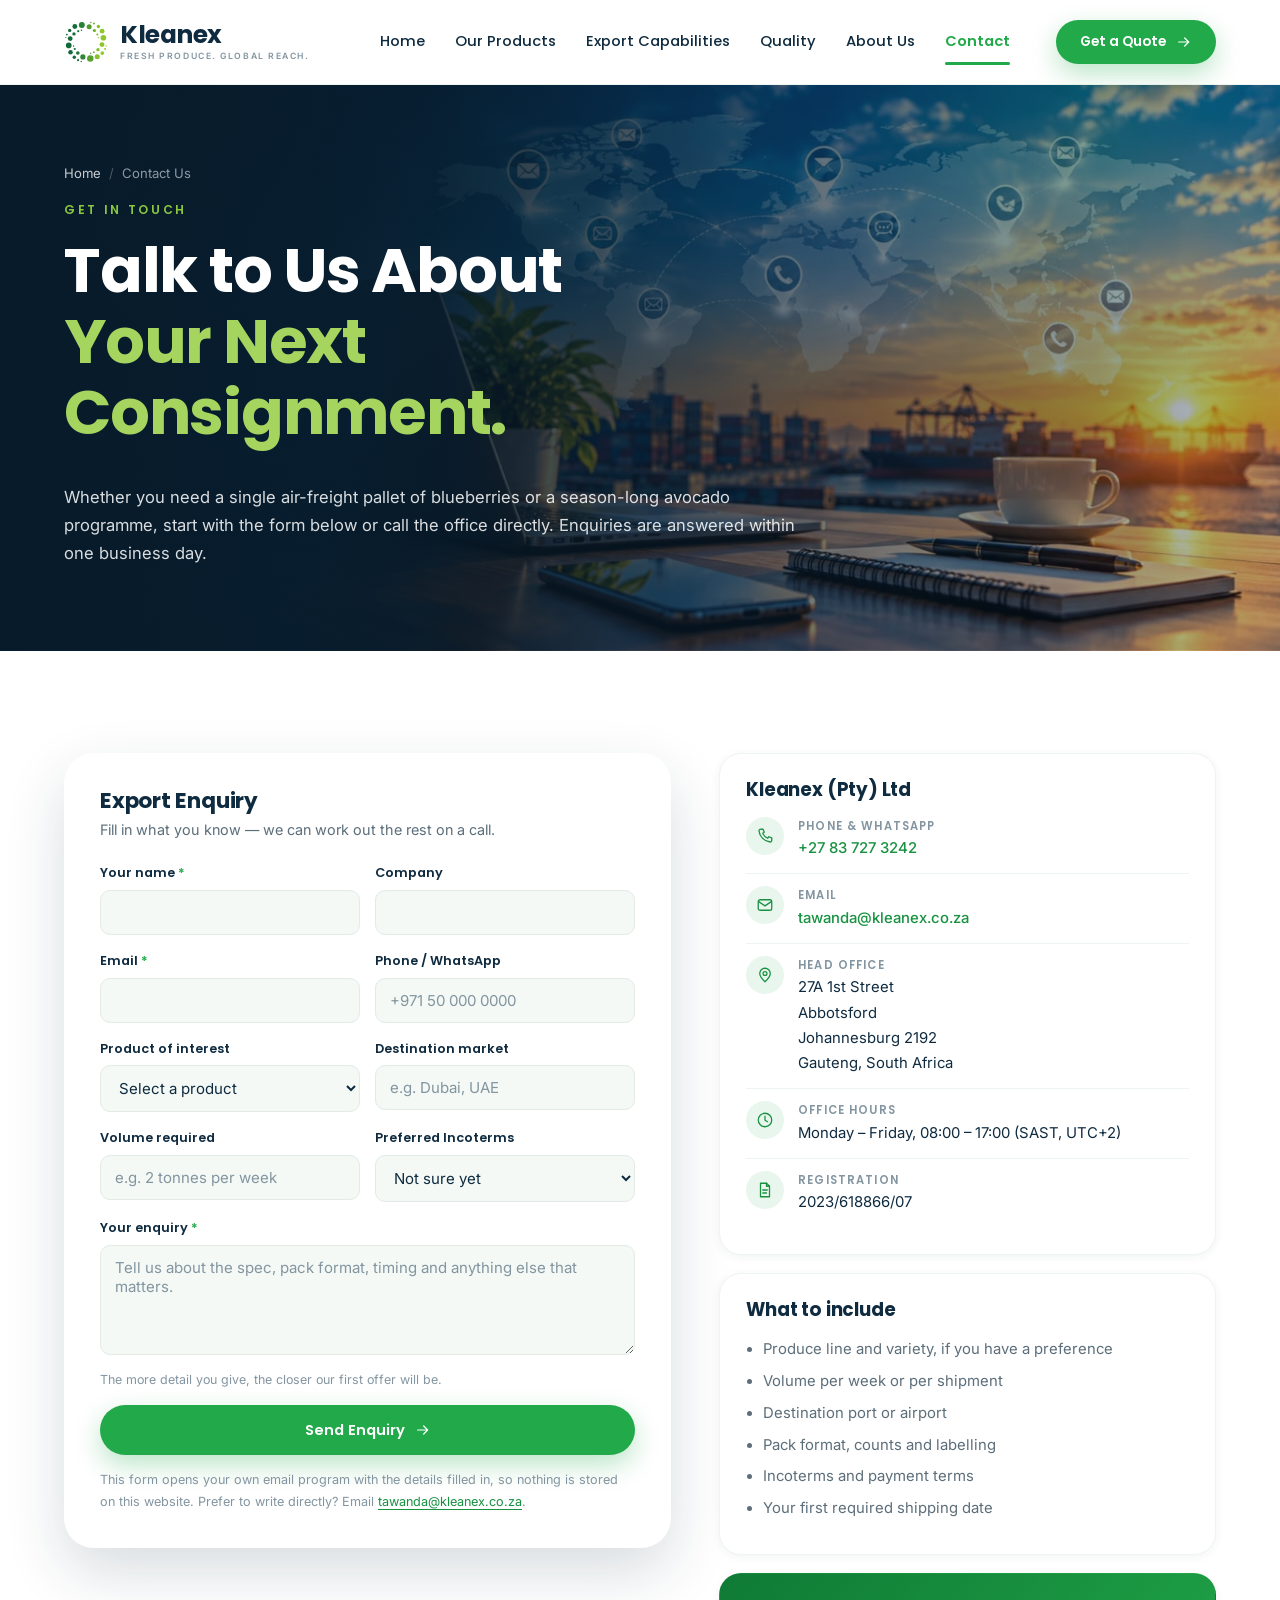
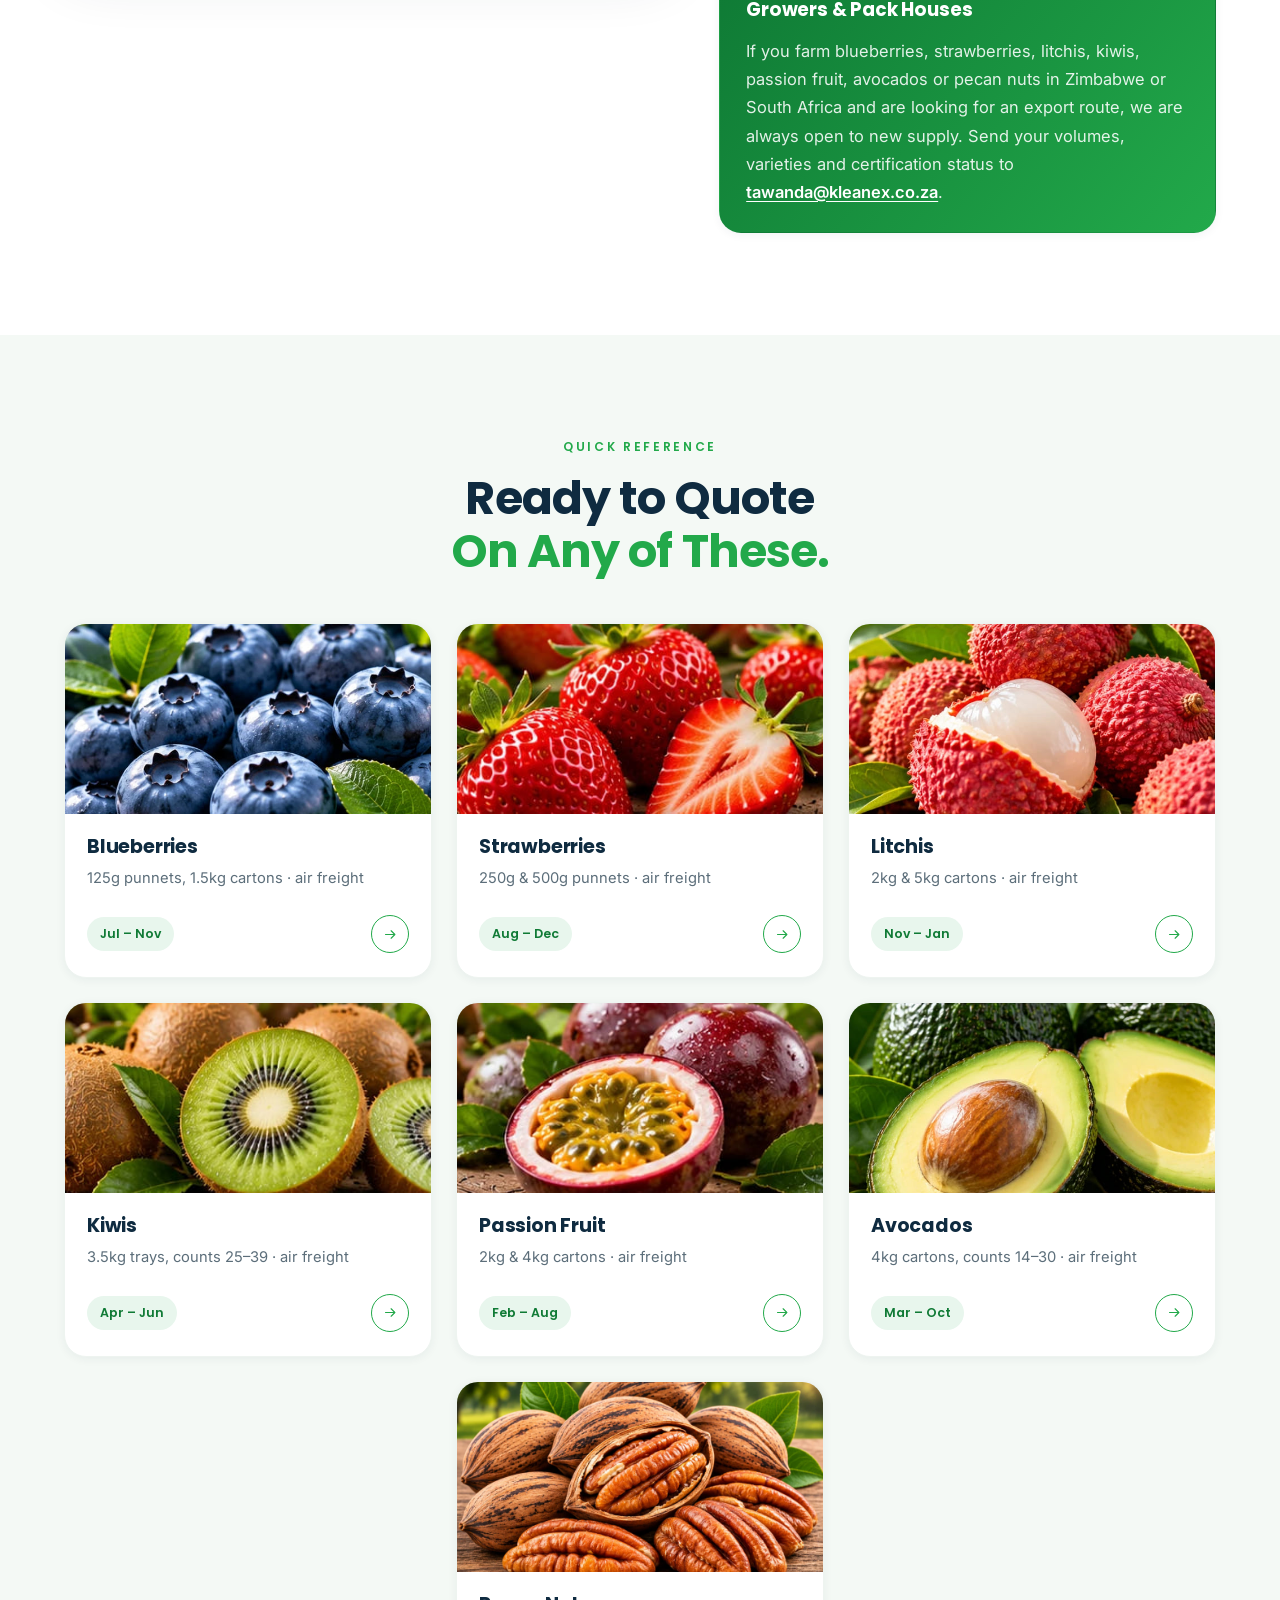
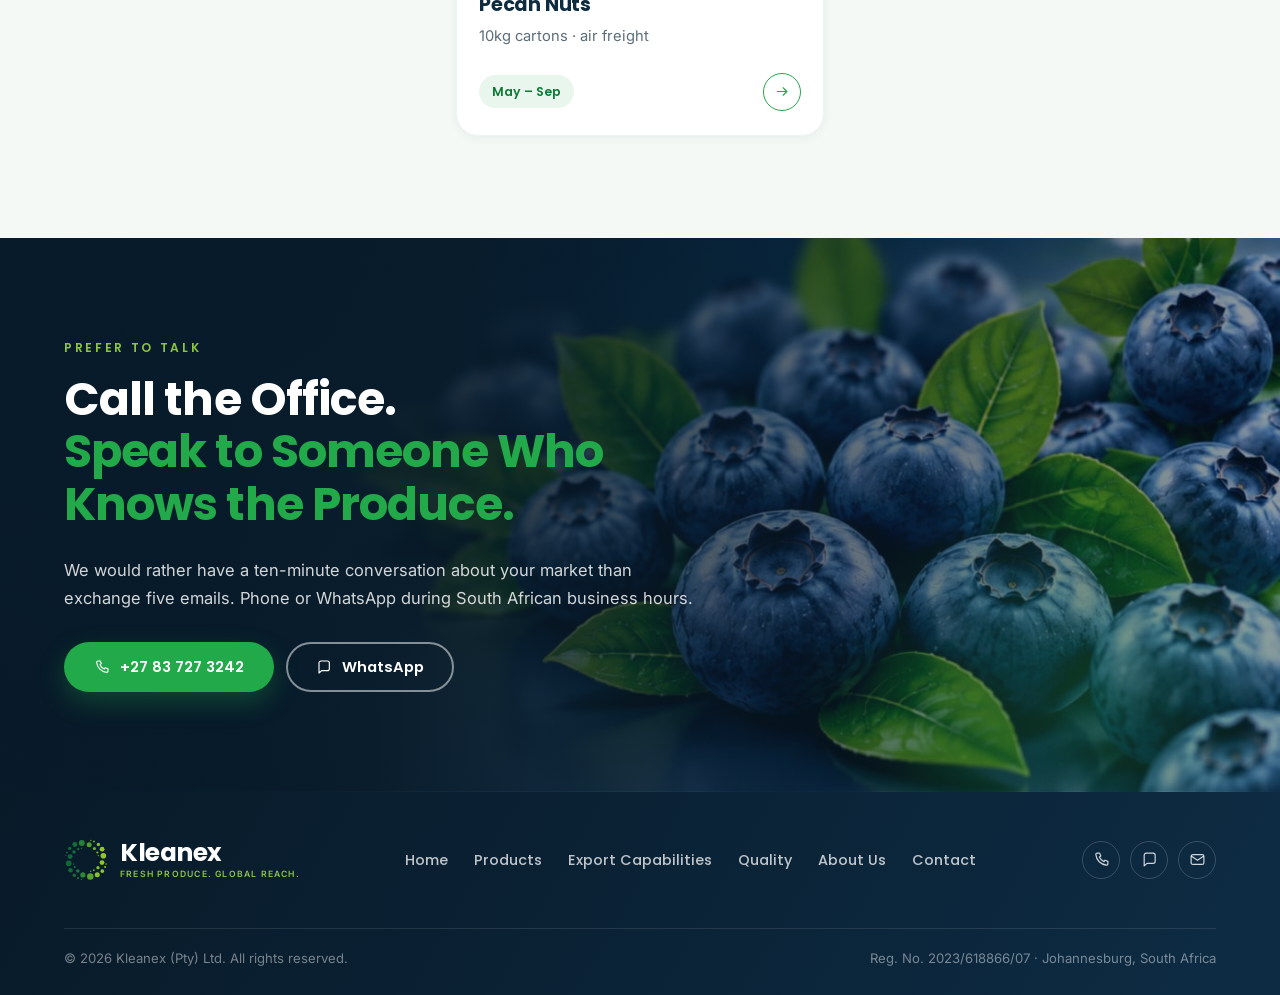
<file: contact.html>
<!DOCTYPE html>
<html lang="en">
<head>
<meta charset="UTF-8" />
<meta name="viewport" content="width=device-width, initial-scale=1.0" />
<title>Contact Us | Kleanex &mdash; Fresh Produce Export Enquiries</title>
<meta name="description" content="Contact Kleanex for fresh produce export enquiries: blueberries, strawberries, litchis, kiwis, passion fruit, avocados and pecan nuts from Zimbabwe and South Africa. Johannesburg office, +27 83 727 3242, tawanda@kleanex.co.za." />
<meta name="keywords" content="contact Kleanex, fresh produce export enquiry, fruit and nut exporter Johannesburg contact, blueberry supplier enquiry, avocado export quote" />
<link rel="canonical" href="https://www.kleanex.co.za/contact.html" />
<meta name="robots" content="index, follow" />
<meta property="og:type" content="website" />
<meta property="og:site_name" content="Kleanex" />
<meta property="og:title" content="Contact Kleanex | Export Enquiries" />
<meta property="og:description" content="Send us your produce line, volume and destination and we will come back with a written offer." />
<meta property="og:url" content="https://www.kleanex.co.za/contact.html" />
<meta name="theme-color" content="#22a94a" />
<link rel="preconnect" href="https://fonts.googleapis.com" />
<link rel="preconnect" href="https://fonts.gstatic.com" crossorigin />
<link href="https://fonts.googleapis.com/css2?family=Poppins:wght@400;500;600;700&family=Inter:wght@400;500;600&display=swap" rel="stylesheet" />
<link rel="stylesheet" href="css/styles.css?v=202611042138" />
<link rel="icon" href="assets/favicon.svg" type="image/svg+xml" />
</head>
<body>
<a class="skip" href="#main">Skip to content</a>

<!-- ============================ shared sprite ============================ -->
<svg aria-hidden="true" focusable="false" style="position:absolute;width:0;height:0;overflow:hidden">
  <symbol id="logo-mark" viewBox="-3 -3 106 106">
    <circle cx="61.68" cy="3.17" r="1.74" fill="#5ea732" />
    <circle cx="69.17" cy="5.4" r="2.3" fill="#6db02d" />
    <circle cx="39.94" cy="8.95" r="7.11" fill="#268035" />
    <circle cx="23.13" cy="12.68" r="5.85" fill="#126d39" />
    <circle cx="79.79" cy="12.7" r="4" fill="#85c129" />
    <circle cx="57.64" cy="13.13" r="6.03" fill="#509d2d" />
    <circle cx="39.06" cy="21.53" r="1.81" fill="#1b7239" />
    <circle cx="10.73" cy="22.09" r="4.06" fill="#116838" />
    <circle cx="70.26" cy="22.33" r="3.87" fill="#6db12b" />
    <circle cx="88.81" cy="23.86" r="5.78" fill="#8fc828" />
    <circle cx="31.34" cy="23.87" r="2.6" fill="#19723c" />
    <circle cx="21.03" cy="30.47" r="4.08" fill="#14703b" />
    <circle cx="77.25" cy="31.83" r="2.57" fill="#80be2c" />
    <circle cx="3.89" cy="32.15" r="2.19" fill="#156b3a" />
    <circle cx="1.48" cy="39.15" r="1.48" fill="#17683b" />
    <circle cx="79.55" cy="39.2" r="1.53" fill="#80bf32" />
    <circle cx="91.82" cy="39.83" r="6.81" fill="#8dc628" />
    <circle cx="11.88" cy="41.65" r="5.78" fill="#106a38" />
    <circle cx="88.6" cy="56.31" r="5.82" fill="#8cc629" />
    <circle cx="8.41" cy="58.25" r="6.79" fill="#106a38" />
    <circle cx="98.4" cy="59.55" r="1.6" fill="#93cb32" />
    <circle cx="20.18" cy="59.69" r="1.65" fill="#156c3a" />
    <circle cx="95.98" cy="66.87" r="2.34" fill="#92cc2e" />
    <circle cx="22.9" cy="67.01" r="2.54" fill="#17703a" />
    <circle cx="78.84" cy="68.48" r="4" fill="#81bf2a" />
    <circle cx="68.9" cy="74.58" r="2.22" fill="#71b430" />
    <circle cx="12.73" cy="74.67" r="5.46" fill="#116a38" />
    <circle cx="30.3" cy="76.58" r="4.32" fill="#1b7739" />
    <circle cx="61.33" cy="76.88" r="1.78" fill="#5da633" />
    <circle cx="89.33" cy="76.91" r="4.36" fill="#92cb2a" />
    <circle cx="77.11" cy="85.51" r="6.02" fill="#87c328" />
    <circle cx="42.43" cy="85.95" r="6.24" fill="#2f8634" />
    <circle cx="21.83" cy="86.69" r="4.09" fill="#136c3a" />
    <circle cx="60.32" cy="89.58" r="7.77" fill="#56a22d" />
    <circle cx="30.85" cy="93.85" r="2.61" fill="#187138" />
    <circle cx="38.49" cy="96.82" r="1.75" fill="#1f773a" />
  </symbol>

  <symbol id="f-blueberry" viewBox="0 0 64 64">
    <circle cx="20" cy="42" r="13" fill="#3d5296" /><circle cx="45" cy="44" r="11" fill="#33457f" />
    <circle cx="33" cy="26" r="15" fill="#4f64ae" /><circle cx="27" cy="19" r="3.4" fill="#93a3dd" opacity=".55" />
    <g stroke="#26336b" stroke-width="2.4" stroke-linecap="round">
      <path d="M33 26v-6M33 26l5.7-1.9M33 26l3.5 4.8M33 26l-3.5 4.8M33 26l-5.7-1.9" />
    </g>
    <circle cx="33" cy="26" r="2.8" fill="#26336b" />
  </symbol>
  <symbol id="f-strawberry" viewBox="0 0 64 64">
    <path d="M32 57C19 50 13 39 13 30c0-6 8-10 19-10s19 4 19 10c0 9-6 20-19 27z" fill="#d9304a" />
    <path d="M32 57c-6-3.5-10.5-8-13.5-12.8 3.5 1.6 8 2.4 13.5 2.4s10-.8 13.5-2.4C42.5 49 38 53.5 32 57z" fill="#b61f38" />
    <g fill="#ffd978">
      <ellipse cx="24" cy="30" rx="1.7" ry="2.4" /><ellipse cx="32" cy="27" rx="1.7" ry="2.4" />
      <ellipse cx="40" cy="30" rx="1.7" ry="2.4" /><ellipse cx="28" cy="38" rx="1.7" ry="2.4" />
      <ellipse cx="36" cy="38" rx="1.7" ry="2.4" /><ellipse cx="32" cy="46" rx="1.7" ry="2.4" />
    </g>
    <path d="M32 21c-6 0-10-2-13-5 4-1 8 0 11 2-1-3-1-6 2-9 3 3 3 6 2 9 3-2 7-3 11-2-3 3-7 5-13 5z" fill="#2f8f4f" />
    <path d="M32 19.5V8" stroke="#2f8f4f" stroke-width="2.6" stroke-linecap="round" />
  </symbol>
  <symbol id="f-litchi" viewBox="0 0 64 64">
    <circle cx="32" cy="37" r="20" fill="#c23a2f" />
    <g fill="#a92c23" opacity=".85">
      <circle cx="22" cy="28" r="3.1" /><circle cx="32" cy="24" r="3.1" /><circle cx="42" cy="29" r="3.1" />
      <circle cx="46" cy="39" r="3.1" /><circle cx="40" cy="48" r="3.1" /><circle cx="30" cy="52" r="3.1" />
      <circle cx="20" cy="46" r="3.1" /><circle cx="17" cy="36" r="3.1" /><circle cx="31" cy="38" r="3.1" />
      <circle cx="39" cy="34" r="3.1" /><circle cx="25" cy="38" r="3.1" /><circle cx="34" cy="45" r="3.1" />
    </g>
    <circle cx="25" cy="30" r="3.6" fill="#e0695c" opacity=".55" />
    <path d="M32 18V9" stroke="#6b4a1f" stroke-width="2.6" stroke-linecap="round" />
    <path d="M33 11c4-4 9-4 12-3-1 4-4 7-9 7-2 0-3-2-3-4z" fill="#3f8a4b" />
  </symbol>
  <symbol id="f-kiwi" viewBox="0 0 64 64">
    <circle cx="32" cy="32" r="24" fill="#8a6b45" /><circle cx="32" cy="32" r="21" fill="#9bbf46" />
    <circle cx="32" cy="32" r="19" fill="#a8cc52" />
    <g fill="#2f3b16">
      <ellipse cx="32" cy="19" rx="1.5" ry="2.2" /><ellipse cx="41" cy="23" rx="1.5" ry="2.2" transform="rotate(35 41 23)" />
      <ellipse cx="45" cy="32" rx="2.2" ry="1.5" /><ellipse cx="41" cy="41" rx="1.5" ry="2.2" transform="rotate(-35 41 41)" />
      <ellipse cx="32" cy="45" rx="1.5" ry="2.2" /><ellipse cx="23" cy="41" rx="1.5" ry="2.2" transform="rotate(35 23 41)" />
      <ellipse cx="19" cy="32" rx="2.2" ry="1.5" /><ellipse cx="23" cy="23" rx="1.5" ry="2.2" transform="rotate(-35 23 23)" />
    </g>
    <circle cx="32" cy="32" r="7" fill="#f3f6e4" />
  </symbol>
  <symbol id="f-passion" viewBox="0 0 64 64">
    <circle cx="32" cy="32" r="24" fill="#5b3360" /><circle cx="32" cy="32" r="20" fill="#f4e7cd" />
    <circle cx="32" cy="32" r="16" fill="#e3a02a" />
    <g fill="#3d2a10">
      <ellipse cx="32" cy="24" rx="2" ry="2.8" /><ellipse cx="39" cy="28" rx="2" ry="2.8" />
      <ellipse cx="40" cy="36" rx="2" ry="2.8" /><ellipse cx="33" cy="40" rx="2" ry="2.8" />
      <ellipse cx="25" cy="37" rx="2" ry="2.8" /><ellipse cx="24" cy="28" rx="2" ry="2.8" />
      <ellipse cx="32" cy="32" rx="2" ry="2.8" />
    </g>
    <circle cx="24" cy="22" r="3.4" fill="#f6d98f" opacity=".5" />
  </symbol>
  <symbol id="f-pecan" viewBox="0 0 64 64">
    <path d="M32 5c11 8 17 18.5 17 29.5C49 47.5 41 59 32 59S15 47.5 15 34.5C15 23.5 21 13 32 5z" fill="#a9733c" />
    <path d="M32 5c11 8 17 18.5 17 29.5C49 47.5 41 59 32 59z" fill="#8f5f2e" />
    <g stroke="#5a3814" stroke-width="2.1" stroke-linecap="round" fill="none" opacity=".7">
      <path d="M25 14c-2.6 7.6-3.4 15.2-2.6 22.8M39 14c2.6 7.6 3.4 15.2 2.6 22.8" />
      <path d="M19.5 27c-.8 7.4-.5 14 1.2 19.8M44.5 27c.8 7.4.5 14-1.2 19.8" />
      <path d="M32 9v47" opacity=".55" />
    </g>
  </symbol>
  <symbol id="f-avocado" viewBox="0 0 64 64">
    <path d="M32 7c9 0 15 8 15 18 0 13-7 32-15 32S17 38 17 25C17 15 23 7 32 7z" fill="#3f6b2b" />
    <path d="M32 12c6.5 0 10.5 6 10.5 13.5 0 11-5 26.5-10.5 26.5S21.5 36.5 21.5 25.5C21.5 18 25.5 12 32 12z" fill="#dfe9a0" />
    <ellipse cx="32" cy="36" rx="8.5" ry="9.5" fill="#8a5a2b" />
    <ellipse cx="29.5" cy="32.5" rx="2.6" ry="3" fill="#a9733c" opacity=".7" />
  </symbol>

  <symbol id="i-globe" viewBox="0 0 24 24" fill="none" stroke="currentColor" stroke-width="1.7" stroke-linecap="round" stroke-linejoin="round"><circle cx="12" cy="12" r="9" /><path d="M3 12h18M12 3c3 3.4 3 14.6 0 18M12 3c-3 3.4-3 14.6 0 18" /></symbol>
  <symbol id="i-leaf" viewBox="0 0 24 24" fill="none" stroke="currentColor" stroke-width="1.7" stroke-linecap="round" stroke-linejoin="round"><path d="M20 4c0 9-5 14-12 14H5c0-9 5-14 12-14z" /><path d="M5 20c2.5-5 6-8 11-10" /></symbol>
  <symbol id="i-doc" viewBox="0 0 24 24" fill="none" stroke="currentColor" stroke-width="1.7" stroke-linecap="round" stroke-linejoin="round"><path d="M6 3h8l4 4v14H6z" /><path d="M14 3v4h4M9 12h6M9 16h5" /></symbol>
  <symbol id="i-clock" viewBox="0 0 24 24" fill="none" stroke="currentColor" stroke-width="1.7" stroke-linecap="round" stroke-linejoin="round"><circle cx="12" cy="12" r="9" /><path d="M12 7v5.3l3.4 2" /></symbol>
  <symbol id="i-phone" viewBox="0 0 24 24" fill="none" stroke="currentColor" stroke-width="1.7" stroke-linecap="round" stroke-linejoin="round"><path d="M6.4 3h3L11 7l-2 1.5a12.3 12.3 0 0 0 6.5 6.5L17 13l4 1.6V18a2 2 0 0 1-2.2 2A16.6 16.6 0 0 1 4 5.2 2 2 0 0 1 6.4 3z" /></symbol>
  <symbol id="i-mail" viewBox="0 0 24 24" fill="none" stroke="currentColor" stroke-width="1.7" stroke-linecap="round" stroke-linejoin="round"><rect x="3" y="5" width="18" height="14" rx="2.5" /><path d="M3.6 7.5 12 13.2l8.4-5.7" /></symbol>
  <symbol id="i-pin" viewBox="0 0 24 24" fill="none" stroke="currentColor" stroke-width="1.7" stroke-linecap="round" stroke-linejoin="round"><path d="M12 21s7-6.4 7-11a7 7 0 1 0-14 0c0 4.6 7 11 7 11z" /><circle cx="12" cy="10" r="2.6" /></symbol>
  <symbol id="i-chat" viewBox="0 0 24 24" fill="none" stroke="currentColor" stroke-width="1.7" stroke-linecap="round" stroke-linejoin="round"><path d="M20 14.5a3 3 0 0 1-3 3H8.5L4.5 21V6a3 3 0 0 1 3-3h9.5a3 3 0 0 1 3 3z" /></symbol>
  <symbol id="i-arrow" viewBox="0 0 24 24" fill="none" stroke="currentColor" stroke-width="1.8" stroke-linecap="round" stroke-linejoin="round"><path d="M4 12h15M13 6l6 6-6 6" /></symbol>
  <symbol id="i-menu" viewBox="0 0 24 24" fill="none" stroke="currentColor" stroke-width="1.8" stroke-linecap="round" stroke-linejoin="round"><path d="M4 7h16M4 12h16M4 17h16" /></symbol>
</svg>

<!-- ============================ header ============================ -->
<header class="site-header">
  <div class="wrap">
    <a class="brand" href="index.html" aria-label="Kleanex home">
      <svg class="brand-mark"><use href="#logo-mark" /></svg>
      <span class="brand-text">
        <span class="brand-name">Kleanex</span>
        <span class="brand-sub">Fresh Produce. Global Reach.</span>
      </span>
    </a>

    <button class="nav-toggle" type="button" aria-expanded="false" aria-controls="primary-nav" aria-label="Open menu">
      <svg><use href="#i-menu" /></svg>
    </button>

    <nav class="nav" id="primary-nav" aria-label="Primary">
      <a href="index.html">Home</a>
      <a href="index.html#products">Our Products</a>
      <a href="index.html#export">Export Capabilities</a>
      <a href="index.html#quality">Quality</a>
      <a href="about.html">About Us</a>
      <a href="contact.html" aria-current="page">Contact</a>
    </nav>

    <a class="btn btn--green btn--sm header-cta" href="#enquiry">Get a Quote <svg><use href="#i-arrow" /></svg></a>
  </div>
</header>

<main id="main">

  <!-- ============================ page hero ============================ -->
  <section class="page-hero page-hero--photo page-hero--contact on-dark">
    <div class="wrap">
      <div class="inner">
        <p class="crumbs"><a href="index.html">Home</a><span>/</span>Contact Us</p>
        <span class="eyebrow eyebrow--light">Get In Touch</span>
        <h1><span class="tt">Talk to Us About</span><span class="tt" style="color:#a5d45f">Your Next Consignment.</span></h1>
        <p class="lede">
          Whether you need a single air-freight pallet of blueberries or a season-long avocado
          programme, start with the form below or call the office directly. Enquiries are
          answered within one business day.
        </p>
      </div>
    </div>
  </section>

  <!-- ============================ contact ============================ -->
  <section class="section" id="enquiry">
    <div class="wrap contact-grid">

      <div class="form-card">
        <h3>Export Enquiry</h3>
        <p>Fill in what you know &mdash; we can work out the rest on a call.</p>

        <form id="enquiry-form" novalidate>
          <div class="field-row">
            <div class="field">
              <label for="name">Your name <span aria-hidden="true">*</span></label>
              <input type="text" id="name" name="name" autocomplete="name" required />
            </div>
            <div class="field">
              <label for="company">Company</label>
              <input type="text" id="company" name="company" autocomplete="organization" />
            </div>
          </div>

          <div class="field-row">
            <div class="field">
              <label for="email">Email <span aria-hidden="true">*</span></label>
              <input type="email" id="email" name="email" autocomplete="email" required />
            </div>
            <div class="field">
              <label for="phone">Phone / WhatsApp</label>
              <input type="tel" id="phone" name="phone" autocomplete="tel" placeholder="+971 50 000 0000" />
            </div>
          </div>

          <div class="field-row">
            <div class="field">
              <label for="produce">Product of interest</label>
              <select id="produce" name="produce">
                <option value="">Select a product</option>
                <option>Blueberries</option>
                <option>Strawberries</option>
                <option>Litchis</option>
                <option>Kiwis</option>
                <option>Passion Fruit</option>
                <option>Avocados</option>
                <option>Pecan Nuts</option>
                <option>More than one line</option>
              </select>
            </div>
            <div class="field">
              <label for="destination">Destination market</label>
              <input type="text" id="destination" name="destination" placeholder="e.g. Dubai, UAE" />
            </div>
          </div>

          <div class="field-row">
            <div class="field">
              <label for="volume">Volume required</label>
              <input type="text" id="volume" name="volume" placeholder="e.g. 2 tonnes per week" />
            </div>
            <div class="field">
              <label for="incoterms">Preferred Incoterms</label>
              <select id="incoterms" name="incoterms">
                <option value="">Not sure yet</option>
                <option>FCA</option><option>CPT</option><option>CIP</option>
                <option>EXW</option><option>DAP</option><option>DDP</option>
              </select>
            </div>
          </div>

          <div class="field">
            <label for="message">Your enquiry <span aria-hidden="true">*</span></label>
            <textarea id="message" name="message" required placeholder="Tell us about the spec, pack format, timing and anything else that matters."></textarea>
            <p class="field-hint">The more detail you give, the closer our first offer will be.</p>
          </div>

          <button class="btn btn--green btn--block" type="submit">Send Enquiry <svg><use href="#i-arrow" /></svg></button>
          <p class="form-status" id="form-status" role="status" aria-live="polite"></p>
          <p class="form-note">
            This form opens your own email program with the details filled in, so nothing is
            stored on this website. Prefer to write directly?
            Email <a href="mailto:tawanda@kleanex.co.za">tawanda@kleanex.co.za</a>.
          </p>
        </form>
      </div>

      <div class="info-stack">
        <div class="info-card">
          <h3>Kleanex (Pty) Ltd</h3>
          <dl>
            <div class="info-row">
              <span class="ico"><svg><use href="#i-phone" /></svg></span>
              <div>
                <div class="k">Phone &amp; WhatsApp</div>
                <div class="v"><a href="tel:+27837273242">+27 83 727 3242</a></div>
              </div>
            </div>
            <div class="info-row">
              <span class="ico"><svg><use href="#i-mail" /></svg></span>
              <div>
                <div class="k">Email</div>
                <div class="v"><a href="mailto:tawanda@kleanex.co.za">tawanda@kleanex.co.za</a></div>
              </div>
            </div>
            <div class="info-row">
              <span class="ico"><svg><use href="#i-pin" /></svg></span>
              <div>
                <div class="k">Head office</div>
                <div class="v">
                  27A 1st Street<br />Abbotsford<br />Johannesburg 2192<br />Gauteng, South Africa
                </div>
              </div>
            </div>
            <div class="info-row">
              <span class="ico"><svg><use href="#i-clock" /></svg></span>
              <div>
                <div class="k">Office hours</div>
                <div class="v">Monday &ndash; Friday, 08:00 &ndash; 17:00 (SAST, UTC+2)</div>
              </div>
            </div>
            <div class="info-row">
              <span class="ico"><svg><use href="#i-doc" /></svg></span>
              <div>
                <div class="k">Registration</div>
                <div class="v">2023/618866/07</div>
              </div>
            </div>
          </dl>
        </div>

        <div class="info-card">
          <h3>What to include</h3>
          <ul style="margin:0;padding-left:1.1em;font-size:.93rem">
            <li>Produce line and variety, if you have a preference</li>
            <li>Volume per week or per shipment</li>
            <li>Destination port or airport</li>
            <li>Pack format, counts and labelling</li>
            <li>Incoterms and payment terms</li>
            <li>Your first required shipping date</li>
          </ul>
        </div>

        <div class="info-card info-card--green">
          <h3>Growers &amp; Pack Houses</h3>
          <p>
            If you farm blueberries, strawberries, litchis, kiwis, passion fruit, avocados or pecan nuts in
            Zimbabwe or South Africa and are looking for an export route, we are always open to
            new supply. Send your volumes, varieties and certification status to
            <a href="mailto:tawanda@kleanex.co.za">tawanda@kleanex.co.za</a>.
          </p>
        </div>
      </div>
    </div>
  </section>

  <!-- ============================ quick reference ============================ -->
  <section class="section section--mist">
    <div class="wrap">
      <div class="section-head section-head--center">
        <span class="eyebrow">Quick Reference</span>
        <h2><span class="tt">Ready to Quote</span><span class="tt tt--green">On Any of These.</span></h2>
      </div>

      <div class="products">
        <a class="product-card" href="about.html#blueberries">
          <div class="ph"><svg><use href="#f-blueberry" /></svg><img src="assets/img/blueberries.jpg" alt="Blueberries" loading="lazy" onload="this.style.opacity=1" onerror="this.remove()" /></div>
          <div class="body">
            <h3>Blueberries</h3><p>125g punnets, 1.5kg cartons &middot; air freight</p>
            <div class="foot"><span class="season">Jul &ndash; Nov</span><span class="round-arrow"><svg><use href="#i-arrow" /></svg></span></div>
          </div>
        </a>
        <a class="product-card" href="about.html#strawberries">
          <div class="ph"><svg><use href="#f-strawberry" /></svg><img src="assets/img/strawberries.jpg" alt="Strawberries" loading="lazy" onload="this.style.opacity=1" onerror="this.remove()" /></div>
          <div class="body">
            <h3>Strawberries</h3><p>250g &amp; 500g punnets &middot; air freight</p>
            <div class="foot"><span class="season">Aug &ndash; Dec</span><span class="round-arrow"><svg><use href="#i-arrow" /></svg></span></div>
          </div>
        </a>
        <a class="product-card" href="about.html#litchis">
          <div class="ph"><svg><use href="#f-litchi" /></svg><img src="assets/img/litchis.jpg" alt="Litchis" loading="lazy" onload="this.style.opacity=1" onerror="this.remove()" /></div>
          <div class="body">
            <h3>Litchis</h3><p>2kg &amp; 5kg cartons &middot; air freight</p>
            <div class="foot"><span class="season">Nov &ndash; Jan</span><span class="round-arrow"><svg><use href="#i-arrow" /></svg></span></div>
          </div>
        </a>
        <a class="product-card" href="about.html#kiwis">
          <div class="ph"><svg><use href="#f-kiwi" /></svg><img src="assets/img/kiwis.jpg" alt="Kiwi fruit" loading="lazy" onload="this.style.opacity=1" onerror="this.remove()" /></div>
          <div class="body">
            <h3>Kiwis</h3><p>3.5kg trays, counts 25&ndash;39 &middot; air freight</p>
            <div class="foot"><span class="season">Apr &ndash; Jun</span><span class="round-arrow"><svg><use href="#i-arrow" /></svg></span></div>
          </div>
        </a>
        <a class="product-card" href="about.html#passion-fruit">
          <div class="ph"><svg><use href="#f-passion" /></svg><img src="assets/img/passion-fruit.jpg" alt="Passion fruit" loading="lazy" onload="this.style.opacity=1" onerror="this.remove()" /></div>
          <div class="body">
            <h3>Passion Fruit</h3><p>2kg &amp; 4kg cartons &middot; air freight</p>
            <div class="foot"><span class="season">Feb &ndash; Aug</span><span class="round-arrow"><svg><use href="#i-arrow" /></svg></span></div>
          </div>
        </a>
        <a class="product-card" href="about.html#avocados">
          <div class="ph"><svg><use href="#f-avocado" /></svg><img src="assets/img/avocados.jpg" alt="Hass avocados" loading="lazy" onload="this.style.opacity=1" onerror="this.remove()" /></div>
          <div class="body">
            <h3>Avocados</h3><p>4kg cartons, counts 14&ndash;30 &middot; air freight</p>
            <div class="foot"><span class="season">Mar &ndash; Oct</span><span class="round-arrow"><svg><use href="#i-arrow" /></svg></span></div>
          </div>
        </a>
        <a class="product-card" href="about.html#pecans">
          <div class="ph"><svg><use href="#f-pecan" /></svg><img src="assets/img/pecans.jpg" alt="Pecan nuts" loading="lazy" onload="this.style.opacity=1" onerror="this.remove()" /></div>
          <div class="body">
            <h3>Pecan Nuts</h3><p>10kg cartons &middot; air freight</p>
            <div class="foot"><span class="season">May &ndash; Sep</span><span class="round-arrow"><svg><use href="#i-arrow" /></svg></span></div>
          </div>
        </a>
      </div>
    </div>
  </section>

  <!-- ============================ cta ============================ -->
  <section class="cta">
    <div class="wrap">
      <div style="max-width:640px">
        <span class="eyebrow eyebrow--light">Prefer to Talk</span>
        <h2><span class="tt">Call the Office.</span><span class="tt tt--green">Speak to Someone Who Knows the Produce.</span></h2>
        <p>
          We would rather have a ten-minute conversation about your market than exchange five
          emails. Phone or WhatsApp during South African business hours.
        </p>
        <div class="hero-actions">
          <a class="btn btn--green" href="tel:+27837273242"><svg><use href="#i-phone" /></svg> +27 83 727 3242</a>
          <a class="btn btn--ghost-light" href="https://wa.me/27837273242" rel="noopener"><svg><use href="#i-chat" /></svg> WhatsApp</a>
        </div>
      </div>
    </div>
  </section>

</main>

<!-- ============================ footer ============================ -->
<footer class="site-footer on-dark">
  <div class="wrap">
    <div class="footer-top">
      <a class="brand footer-brand" href="index.html" aria-label="Kleanex home">
        <svg class="brand-mark"><use href="#logo-mark" /></svg>
        <span class="brand-text">
          <span class="brand-name">Kleanex</span>
          <span class="brand-sub">Fresh Produce. Global Reach.</span>
        </span>
      </a>

      <nav class="footer-nav" aria-label="Footer">
        <a href="index.html">Home</a>
        <a href="index.html#products">Products</a>
        <a href="index.html#export">Export Capabilities</a>
        <a href="index.html#quality">Quality</a>
        <a href="about.html">About Us</a>
        <a href="contact.html">Contact</a>
      </nav>

      <div class="footer-contacts">
        <a href="tel:+27837273242" aria-label="Call Kleanex"><svg><use href="#i-phone" /></svg></a>
        <a href="https://wa.me/27837273242" aria-label="WhatsApp Kleanex" rel="noopener"><svg><use href="#i-chat" /></svg></a>
        <a href="mailto:tawanda@kleanex.co.za" aria-label="Email Kleanex"><svg><use href="#i-mail" /></svg></a>
      </div>
    </div>

    <div class="footer-bottom">
      <span>&copy; <span data-year>2026</span> Kleanex (Pty) Ltd. All rights reserved.</span>
      <span>Reg. No. 2023/618866/07 &middot; Johannesburg, South Africa</span>
    </div>
  </div>
</footer>

<script src="js/site.js?v=202611042138" defer></script>
</body>
</html>
</file>
<file: css/styles.css>
/* ==========================================================================
   Kleanex — Fresh Produce. Global Reach.
   Kleanex (Pty) Ltd t/a Procitru. Single stylesheet, no build step.
   ========================================================================== */

:root {
  /* Brand */
  --green: #22a94a;
  --green-600: #189141;
  --green-700: #0f7a35;
  --green-050: #e8f6ed;
  --lime: #8cc63f;
  --lime-050: #f2f9e8;

  --navy: #0f2b40;
  --navy-800: #0c2335;
  --navy-900: #081a28;

  /* Neutrals */
  --slate: #5c6e7a;
  --slate-light: #8395a0;
  --line: #e2ebe5;
  --line-soft: #eef4f0;
  --mist: #f4f9f5;
  --white: #ffffff;

  /* Type */
  --display: "Poppins", "Segoe UI", -apple-system, BlinkMacSystemFont, Arial, sans-serif;
  --sans: "Inter", -apple-system, BlinkMacSystemFont, "Segoe UI", Roboto, Helvetica, Arial, sans-serif;

  /* Shape */
  --wrap: 1200px;
  --r-sm: 10px;
  --r-md: 16px;
  --r-lg: 22px;
  --r-xl: 30px;
  --shadow-sm: 0 2px 10px rgba(15, 43, 64, .06);
  --shadow-md: 0 8px 30px rgba(15, 43, 64, .1);
  --shadow-lg: 0 24px 60px rgba(15, 43, 64, .16);
  --shadow-green: 0 10px 26px rgba(34, 169, 74, .3);
}

/* --------------------------------------------------------- base */
*, *::before, *::after { box-sizing: border-box; }
html { -webkit-text-size-adjust: 100%; scroll-behavior: smooth; }

body {
  margin: 0;
  background: var(--white);
  color: var(--slate);
  font-family: var(--sans);
  font-size: 16.5px;
  line-height: 1.7;
  -webkit-font-smoothing: antialiased;
  text-rendering: optimizeLegibility;
  overflow-x: hidden;
}

img, svg { max-width: 100%; }

h1, h2, h3, h4 {
  font-family: var(--display);
  color: var(--navy);
  font-weight: 700;
  line-height: 1.14;
  letter-spacing: -.02em;
  margin: 0 0 .55em;
}
h1 { font-size: clamp(2.4rem, 5vw, 3.9rem); }
h2 { font-size: clamp(1.95rem, 3.6vw, 2.95rem); }
h3 { font-size: clamp(1.1rem, 1.5vw, 1.28rem); letter-spacing: -.01em; }
h4 { font-size: 1rem; font-weight: 600; letter-spacing: 0; }

/* two-tone headline: second line in brand green */
.tt { display: block; }
.tt--green { color: var(--green); }
.on-dark h1, .on-dark h2, .on-dark h3, .on-dark h4 { color: #fff; }

p { margin: 0 0 1.1em; }
p:last-child { margin-bottom: 0; }

a { color: var(--green-600); text-underline-offset: 3px; }
a:hover { color: var(--green); }

ul, ol { margin: 0 0 1.1em; padding-left: 1.2em; }
li { margin-bottom: .45em; }
strong { color: var(--navy); font-weight: 600; }

:focus-visible { outline: 3px solid var(--green); outline-offset: 3px; border-radius: 4px; }

.wrap { width: 100%; max-width: var(--wrap); margin: 0 auto; padding: 0 24px; }

.skip {
  position: absolute; left: -9999px; top: 0; z-index: 99;
  background: var(--green); color: #fff; padding: 12px 18px; border-radius: 0 0 var(--r-sm) 0;
}
.skip:focus { left: 0; color: #fff; }

.eyebrow {
  display: block; font-family: var(--display);
  font-size: .76rem; font-weight: 600; letter-spacing: .22em; text-transform: uppercase;
  color: var(--green); margin-bottom: 14px;
}
.eyebrow--light { color: var(--lime); }
.eyebrow--muted { color: var(--slate-light); }

.lede { font-size: clamp(1rem, 1.3vw, 1.1rem); }

.section { position: relative; padding: clamp(62px, 8vw, 110px) 0; }
.section--mist { background: var(--mist); }
.section-head { max-width: 640px; margin-bottom: 46px; }
.section-head--center { margin-left: auto; margin-right: auto; text-align: center; }
.section-head p { margin-bottom: 0; }

/* split head: title left, supporting copy + action right */
.head-split {
  display: grid; grid-template-columns: 1.1fr 1fr auto; gap: 28px 40px;
  align-items: end; margin-bottom: 46px;
}
.head-split h2 { margin-bottom: 0; }
.head-split p { margin-bottom: 0; font-size: .97rem; }

/* --------------------------------------------------------- buttons */
.btn {
  display: inline-flex; align-items: center; justify-content: center; gap: 10px;
  font-family: var(--display); font-size: .92rem; font-weight: 600; line-height: 1;
  padding: 15px 28px; border-radius: 999px; border: 2px solid transparent;
  text-decoration: none; cursor: pointer; white-space: nowrap;
  transition: transform .18s ease, background-color .18s ease, border-color .18s ease, box-shadow .18s ease, color .18s ease;
}
.btn:hover { transform: translateY(-2px); }
.btn svg { width: 16px; height: 16px; flex: none; }

.btn--green { background: var(--green); color: #fff; box-shadow: var(--shadow-green); }
.btn--green:hover { background: var(--green-600); color: #fff; }

.btn--navy { background: var(--navy); color: #fff; }
.btn--navy:hover { background: var(--navy-800); color: #fff; }

.btn--outline { border-color: var(--line); color: var(--navy); background: #fff; }
.btn--outline:hover { border-color: var(--green); color: var(--green-600); }

.btn--ghost-light { border-color: rgba(255, 255, 255, .5); color: #fff; background: transparent; }
.btn--ghost-light:hover { border-color: #fff; background: rgba(255, 255, 255, .12); color: #fff; }

.btn--white { background: #fff; color: var(--navy); }
.btn--white:hover { background: var(--mist); color: var(--navy); }

.btn--sm { padding: 12px 22px; font-size: .86rem; }
.btn--block { width: 100%; }

/* round arrow button (product cards) */
.round-arrow {
  display: inline-flex; align-items: center; justify-content: center;
  width: 38px; height: 38px; border-radius: 50%;
  border: 1.5px solid var(--green); color: var(--green); background: #fff;
  transition: background-color .18s ease, color .18s ease, transform .18s ease;
}
.round-arrow svg { width: 15px; height: 15px; }

/* --------------------------------------------------------- brand mark */
.brand { display: inline-flex; align-items: center; gap: 12px; text-decoration: none; }
.brand-mark { width: 44px; height: 44px; flex: none; }
.brand-text { display: flex; flex-direction: column; line-height: 1; }
.brand-name {
  font-family: var(--display); font-weight: 700; font-size: 1.55rem;
  letter-spacing: -.02em; color: var(--navy);
}
.brand-sub {
  font-size: .54rem; letter-spacing: .18em; text-transform: uppercase;
  color: var(--slate-light); font-weight: 600; margin-top: 4px;
}
.on-dark .brand-name { color: #fff; }
.on-dark .brand-sub { color: rgba(255, 255, 255, .6); }

/* --------------------------------------------------------- header */
.site-header {
  position: sticky; top: 0; z-index: 60;
  background: rgba(255, 255, 255, .94);
  backdrop-filter: saturate(170%) blur(10px);
  border-bottom: 1px solid var(--line-soft);
}
.site-header .wrap {
  display: flex; align-items: center; gap: 18px; min-height: 84px; position: relative;
}
.nav { display: flex; align-items: center; gap: 2px; margin-left: auto; }
.nav a {
  position: relative; text-decoration: none; color: var(--navy);
  font-family: var(--display); font-weight: 500; font-size: .92rem;
  padding: 10px 14px; border-radius: 8px;
}
.nav a:hover { color: var(--green); }
.nav a[aria-current="page"] { color: var(--green); font-weight: 600; }
.nav a[aria-current="page"]::after {
  content: ""; position: absolute; left: 14px; right: 14px; bottom: 0; height: 2.5px;
  background: var(--green); border-radius: 2px;
}
.header-cta { margin-left: 14px; }

.nav-toggle {
  display: none; align-items: center; justify-content: center; margin-left: auto;
  width: 46px; height: 46px; border: 1px solid var(--line); border-radius: var(--r-sm);
  background: #fff; cursor: pointer; color: var(--navy);
}
.nav-toggle svg { width: 20px; height: 20px; }

/* --------------------------------------------------------- image slots
   Photos drop in as background-image layers. Until a file exists at the
   given path the gradient underneath shows, so nothing ever looks broken. */
.ph {
  position: relative; overflow: hidden; border-radius: var(--r-lg);
  background-color: var(--green-050);
  background-size: cover; background-position: center; background-repeat: no-repeat;
}
.ph::after {
  content: ""; position: absolute; inset: 0; z-index: 1;
  background: radial-gradient(120% 90% at 20% 15%, rgba(140, 198, 63, .45), transparent 60%),
              radial-gradient(110% 80% at 85% 85%, rgba(34, 169, 74, .4), transparent 62%);
  mix-blend-mode: multiply; opacity: .55; pointer-events: none;
}
.ph > svg {
  position: absolute; inset: 0; z-index: 1; margin: auto;
  width: 44%; max-width: 160px; height: auto; opacity: .92;
}
/* A real photo, when one exists, fades in over the placeholder art. Until it
   loads it stays invisible, and if the file is missing the <img> removes
   itself, so a missing photo never shows alt text or a broken-image icon. */
.ph > img {
  position: absolute; inset: 0; z-index: 2; width: 100%; height: 100%;
  object-fit: cover; opacity: 0; transition: opacity .35s ease;
}

/* a slot that cycles through several photos: only the shown one is visible,
   and the longer transition makes the change a crossfade rather than a cut */
.ph--fade > img { transition: opacity 1.4s ease; }
.ph--fade > img.is-shown { opacity: 1; }

/* --------------------------------------------------------- hero */
.hero { position: relative; background: var(--navy-900); overflow: hidden; }
.hero-slide {
  position: absolute; inset: 0; opacity: 0; transition: opacity .9s ease;
  background-color: #0d2b1c;
  background-size: cover; background-position: center;
}
.hero-slide.is-active { opacity: 1; }
/* dark enough on the left for white type, clear enough on the right to show the fruit */
.hero-slide::after {
  content: ""; position: absolute; inset: 0;
  background:
    linear-gradient(to top, rgba(8, 26, 40, .72) 0%, rgba(8, 26, 40, .1) 34%, transparent 55%),
    linear-gradient(100deg, rgba(8, 26, 40, .9) 0%, rgba(8, 26, 40, .72) 32%, rgba(8, 26, 40, .28) 60%, rgba(8, 26, 40, .06) 100%);
}
.hero-art {
  position: absolute; inset: 0;
  background: radial-gradient(70% 90% at 78% 40%, rgba(34, 169, 74, .22), transparent 62%),
              radial-gradient(60% 70% at 95% 85%, rgba(140, 198, 63, .16), transparent 60%);
}
/* keeps .wrap's 24px side gutters — a shorthand with `0` here would wipe them out */
.hero-inner { position: relative; z-index: 3; padding: clamp(68px, 9vw, 124px) 24px clamp(34px, 4vw, 48px); }
.hero-copy-stack { display: grid; }
.hero-copy {
  grid-area: 1 / 1; max-width: 620px; color: rgba(255, 255, 255, .86);
  opacity: 0; visibility: hidden; transform: translateY(12px);
  transition: opacity .6s ease, transform .6s ease, visibility .6s;
}
.hero-copy.is-active { opacity: 1; visibility: visible; transform: none; }
.hero-copy h1 { color: #fff; margin-bottom: 20px; }
.hero-copy p { font-size: clamp(1rem, 1.35vw, 1.12rem); max-width: 48ch; }
.hero-actions { display: flex; flex-wrap: wrap; gap: 12px; margin-top: 30px; }

/* bubble motif */
.bubbles { position: absolute; pointer-events: none; z-index: 2; }
.bubbles--hero { top: -40px; right: -60px; width: min(640px, 70vw); opacity: .9; }
.bubbles--soft { opacity: .5; }

/* hero feature row */
.hero-features {
  position: relative; z-index: 3;
  display: grid; grid-template-columns: repeat(4, 1fr); gap: 18px;
  padding: 26px 0 clamp(40px, 5vw, 58px);
}
.hero-feature { display: flex; align-items: center; gap: 12px; color: rgba(255, 255, 255, .9); }
.hero-feature .ico {
  display: inline-flex; align-items: center; justify-content: center; flex: none;
  width: 44px; height: 44px; border-radius: 50%;
  border: 1.5px solid rgba(140, 198, 63, .55); color: var(--lime);
  background: rgba(255, 255, 255, .06);
}
.hero-feature .ico svg { width: 20px; height: 20px; }
.hero-feature span { font-family: var(--display); font-size: .85rem; font-weight: 500; line-height: 1.3; }

/* slider controls */
.hero-dots {
  position: relative; z-index: 4;
  display: flex; gap: 9px; justify-content: center; padding-bottom: 26px;
}
.hero-dots button {
  width: 9px; height: 9px; padding: 0; border-radius: 50%; cursor: pointer;
  border: 0; background: rgba(255, 255, 255, .38); transition: background-color .2s ease, width .2s ease;
}
.hero-dots button[aria-selected="true"] { background: var(--green); width: 26px; border-radius: 999px; }

.hero-arrow {
  position: absolute; top: 50%; transform: translateY(-50%); z-index: 4;
  width: 44px; height: 44px; border-radius: 50%; cursor: pointer;
  border: 1px solid rgba(255, 255, 255, .3); background: rgba(255, 255, 255, .1);
  color: #fff; display: flex; align-items: center; justify-content: center;
  transition: background-color .2s ease;
}
.hero-arrow:hover { background: rgba(255, 255, 255, .22); }
.hero-arrow svg { width: 18px; height: 18px; }
.hero-arrow--prev { left: 14px; }
.hero-arrow--next { right: 14px; }
.hero-arrow--next svg { transform: scaleX(-1); }

/* --------------------------------------------------------- product cards */
.products { display: grid; grid-template-columns: repeat(3, 1fr); gap: 24px; }
.product-card {
  display: flex; flex-direction: column;
  background: #fff; border: 1px solid var(--line-soft); border-radius: var(--r-lg);
  overflow: hidden; box-shadow: var(--shadow-sm); text-decoration: none;
  transition: transform .22s ease, box-shadow .22s ease, border-color .22s ease;
}
.product-card:hover { transform: translateY(-6px); box-shadow: var(--shadow-md); border-color: var(--green-050); }
.product-card .ph { border-radius: 0; height: 190px; }
.product-card .body { padding: 22px 22px 24px; display: flex; flex-direction: column; flex: 1; gap: 8px; }
.product-card h3 { margin: 0; }
.product-card p { font-size: .92rem; margin: 0; color: var(--slate); }
.product-card .foot {
  display: flex; align-items: center; justify-content: space-between; gap: 12px;
  margin-top: auto; padding-top: 16px;
}
.product-card .season {
  font-family: var(--display); font-size: .78rem; font-weight: 600;
  color: var(--green-700); background: var(--green-050);
  padding: 6px 13px; border-radius: 999px;
}
.product-card:hover .round-arrow { background: var(--green); color: #fff; transform: translateX(3px); }

/* --------------------------------------------------------- curved green band */
.band {
  position: relative; color: rgba(255, 255, 255, .88);
  background: linear-gradient(118deg, var(--green-700) 0%, var(--green-600) 42%, var(--green) 100%);
  isolation: isolate;
  padding: clamp(96px, 11vw, 150px) 0 clamp(110px, 13vw, 180px);
  overflow: hidden;
}
.band::before {
  content: ""; position: absolute; left: -10%; right: -10%; top: -16%; height: 26%; z-index: 2;
  background: #fff; border-radius: 0 0 50% 50% / 0 0 100% 100%;
}
.band::after {
  content: ""; position: absolute; left: -10%; right: -10%; bottom: -16%; height: 26%; z-index: 2;
  background: #fff; border-radius: 50% 50% 0 0 / 100% 100% 0 0;
}
.band .wrap { position: relative; z-index: 3; }

/* world-routes photo behind the band, drifting slowly so it is not a flat panel.
   Oversized and transform-animated, so the movement composites on the GPU. */
.band-bg {
  position: absolute; inset: -5%; z-index: 0;
  background: url("../assets/img/band-world.jpg") center / cover no-repeat;
  will-change: transform;
  animation: band-drift 38s ease-in-out infinite alternate;
}
/* darkest on the left, under the headline; lets the map and sunset through on the right */
.band-bg::after {
  content: ""; position: absolute; inset: 0;
  background: linear-gradient(100deg,
    rgba(7, 44, 26, .95) 0%,
    rgba(9, 60, 35, .9) 34%,
    rgba(12, 92, 49, .66) 64%,
    rgba(18, 118, 60, .48) 100%);
}

@keyframes band-drift {
  from { transform: translate3d(0, 0, 0) scale(1); }
  to   { transform: translate3d(-2.5%, 1.5%, 0) scale(1.1); }
}
.band h2 { color: #fff; }
.band-grid { display: grid; grid-template-columns: 1fr 1.05fr; gap: clamp(32px, 5vw, 64px); align-items: center; }

.cap-list { list-style: none; padding: 0; margin: 30px 0 0; display: grid; gap: 20px; }
.cap-list li { display: flex; gap: 16px; margin: 0; }
.cap-list .ico {
  display: inline-flex; align-items: center; justify-content: center; flex: none;
  width: 52px; height: 52px; border-radius: 50%;
  background: linear-gradient(140deg, #2fb352, #4cc568); color: #fff;
  box-shadow: 0 6px 18px rgba(4, 48, 22, .28);
}
.cap-list .ico svg { width: 22px; height: 22px; }
.cap-list b { display: block; color: #fff; font-family: var(--display); font-weight: 600; font-size: 1rem; }
.cap-list span { font-size: .92rem; line-height: 1.55; }

.band .ph { height: clamp(300px, 36vw, 440px); box-shadow: var(--shadow-lg); }

/* --------------------------------------------------------- quality */
.quality-grid { display: grid; grid-template-columns: 1.25fr .85fr; gap: clamp(32px, 5vw, 60px); align-items: center; }
.badges { display: grid; grid-template-columns: repeat(4, 1fr); gap: 26px 18px; margin-top: 38px; }
.badge { text-align: center; }
.badge .ico {
  display: inline-flex; align-items: center; justify-content: center;
  width: 60px; height: 60px; border-radius: 50%; margin: 0 auto 14px;
  background: linear-gradient(145deg, var(--navy), #14543a); color: var(--lime);
  box-shadow: 0 8px 20px rgba(15, 43, 64, .22);
}
.badge .ico svg { width: 25px; height: 25px; }
.badge h4 { margin: 0 0 4px; font-family: var(--display); font-weight: 600; color: var(--navy); font-size: .98rem; }
.badge p { margin: 0; font-size: .87rem; line-height: 1.55; }
.quality-grid .ph { height: clamp(320px, 38vw, 470px); }

/* --------------------------------------------------------- sustainability */
.sustain { background: var(--mist); }
.sustain-grid { display: grid; grid-template-columns: .95fr 1.05fr; gap: clamp(30px, 5vw, 60px); align-items: center; }
/* keyed off the grid, not the section: the About page reuses this layout
   without the .sustain background, and the slot collapsed to zero height */
.sustain-grid .ph { height: clamp(260px, 30vw, 380px); }

/* --------------------------------------------------------- CTA + form */
/* photo background, darkened hardest on the left where the copy sits */
.cta {
  position: relative; overflow: hidden;
  background-color: var(--navy-900);
  background-image:
    linear-gradient(100deg, rgba(8, 26, 40, .96) 0%, rgba(8, 26, 40, .92) 34%, rgba(9, 29, 45, .66) 62%, rgba(9, 29, 45, .42) 100%),
    url("../assets/img/cta.jpg");
  background-size: cover;
  background-position: center right;
  background-repeat: no-repeat;
  color: rgba(255, 255, 255, .82);
  padding: clamp(62px, 8vw, 100px) 0;
}
.cta::after {
  content: ""; position: absolute; right: -6%; bottom: -30%; width: 520px; height: 520px;
  background: radial-gradient(closest-side, rgba(34, 169, 74, .28), transparent);
  pointer-events: none;
}
.cta .wrap { position: relative; z-index: 2; }
.cta-grid { display: grid; grid-template-columns: 1fr 1fr; gap: clamp(32px, 5vw, 64px); align-items: center; }
.cta h2 { color: #fff; }
.cta-points { display: flex; flex-wrap: wrap; gap: 26px 34px; margin-top: 34px; }
.cta-point { display: flex; align-items: center; gap: 12px; }
.cta-point .ico {
  display: inline-flex; align-items: center; justify-content: center; flex: none;
  width: 46px; height: 46px; border-radius: 50%;
  border: 1.5px solid rgba(140, 198, 63, .5); color: var(--lime);
}
.cta-point .ico svg { width: 20px; height: 20px; }
.cta-point span { font-family: var(--display); font-size: .86rem; font-weight: 500; color: rgba(255, 255, 255, .9); }

.form-card {
  background: #fff; border-radius: var(--r-xl); padding: clamp(24px, 3vw, 36px);
  box-shadow: var(--shadow-lg); color: var(--slate);
}
.form-card h3 { margin-bottom: 4px; font-size: 1.35rem; }
.form-card > p { font-size: .9rem; margin-bottom: 20px; }

.field { margin-bottom: 15px; }
.field label { display: block; font-size: .8rem; font-weight: 600; color: var(--navy); margin-bottom: 6px; font-family: var(--display); }
.field label span { color: var(--green); }
.field input, .field select, .field textarea {
  width: 100%; font-family: inherit; font-size: .94rem; color: var(--navy);
  background: var(--mist); border: 1.5px solid var(--line); border-radius: var(--r-sm);
  padding: 12px 14px;
  transition: border-color .16s ease, background-color .16s ease, box-shadow .16s ease;
}
.field textarea { min-height: 110px; resize: vertical; }
.field input::placeholder, .field textarea::placeholder { color: var(--slate-light); }
.field input:focus, .field select:focus, .field textarea:focus {
  outline: none; border-color: var(--green); background: #fff;
  box-shadow: 0 0 0 4px rgba(34, 169, 74, .14);
}
.field-row { display: grid; grid-template-columns: 1fr 1fr; gap: 15px; }
.field-hint { font-size: .78rem; color: var(--slate-light); margin-top: 6px; }
.form-note { font-size: .79rem; color: var(--slate-light); margin-top: 14px; }
.form-status {
  display: none; margin-top: 15px; padding: 13px 15px; border-radius: var(--r-sm);
  background: var(--green-050); border: 1px solid var(--green); color: var(--green-700); font-size: .88rem;
}
.form-status.show { display: block; }

/* --------------------------------------------------------- footer */
.site-footer {
  background: linear-gradient(120deg, var(--navy-900) 0%, #0b2438 60%, #0d2c44 100%);
  color: rgba(255, 255, 255, .62); font-size: .92rem;
}
.footer-top {
  display: flex; flex-wrap: wrap; align-items: center; justify-content: space-between;
  gap: 24px 36px; padding: clamp(32px, 4vw, 46px) 0;
}
.footer-nav { display: flex; flex-wrap: wrap; gap: 6px 26px; }
.site-footer a { color: rgba(255, 255, 255, .74); text-decoration: none; }
.site-footer a:hover { color: var(--lime); }
.footer-nav a { font-family: var(--display); font-size: .9rem; font-weight: 500; }
.footer-brand .brand-sub { color: var(--lime); letter-spacing: .14em; }
.footer-contacts { display: flex; gap: 10px; }
.footer-contacts a {
  display: inline-flex; align-items: center; justify-content: center;
  width: 38px; height: 38px; border-radius: 50%;
  border: 1px solid rgba(255, 255, 255, .18); color: rgba(255, 255, 255, .8);
  transition: background-color .18s ease, border-color .18s ease, color .18s ease;
}
.footer-contacts a:hover { background: var(--green); border-color: var(--green); color: #fff; }
.footer-contacts svg { width: 17px; height: 17px; }
.footer-bottom {
  display: flex; flex-wrap: wrap; gap: 8px 26px; justify-content: space-between; align-items: center;
  padding: 18px 0 26px; border-top: 1px solid rgba(255, 255, 255, .1);
  font-size: .82rem; color: rgba(255, 255, 255, .45);
}

/* --------------------------------------------------------- inner pages */
.page-hero {
  position: relative; overflow: hidden;
  background: linear-gradient(120deg, var(--navy-900) 0%, var(--navy) 62%, #12405e 100%);
  color: rgba(255, 255, 255, .85);
  padding: clamp(52px, 6vw, 86px) 0 clamp(56px, 6.5vw, 92px);
}
.page-hero::after {
  content: ""; position: absolute; right: -8%; top: -40%; width: 560px; height: 560px;
  background: radial-gradient(closest-side, rgba(34, 169, 74, .4), transparent); pointer-events: none;
}
.page-hero .wrap { position: relative; z-index: 2; }
.page-hero .inner { max-width: 740px; }

/* photo variant: each page sets --hero-photo, the overlay is shared.
   Both shots carry their own dark panel on the left, so the overlay only has
   to guarantee contrast rather than hide the picture. */
.page-hero--photo {
  background-color: var(--navy-900);
  background-image:
    linear-gradient(100deg, rgba(8, 26, 40, .94) 0%, rgba(8, 26, 40, .88) 33%, rgba(9, 29, 45, .66) 57%, rgba(9, 29, 45, .28) 100%),
    var(--hero-photo);
  background-size: cover;
  background-position: center right;
  background-repeat: no-repeat;
}
.page-hero--photo::after { opacity: .45; }

.page-hero--about { --hero-photo: url("../assets/img/about-hero.jpg"); }
.page-hero--contact { --hero-photo: url("../assets/img/contact-hero.jpg"); }
.page-hero h1 { color: #fff; }
.crumbs { font-size: .82rem; color: rgba(255, 255, 255, .55); margin-bottom: 16px; }
.crumbs a { color: rgba(255, 255, 255, .78); text-decoration: none; }
.crumbs a:hover { color: var(--lime); }
.crumbs span { margin: 0 8px; opacity: .5; }

/* generic cards */
.grid { display: grid; gap: 24px; }
.grid--2 { grid-template-columns: repeat(2, 1fr); }
.grid--3 { grid-template-columns: repeat(3, 1fr); }
.grid--4 { grid-template-columns: repeat(4, 1fr); }

.card {
  background: #fff; border: 1px solid var(--line-soft); border-radius: var(--r-lg);
  padding: 28px; box-shadow: var(--shadow-sm);
}
.card h3 { margin-bottom: 8px; }
.card p { font-size: .93rem; margin: 0; }
.card-icon {
  display: inline-flex; align-items: center; justify-content: center;
  width: 52px; height: 52px; border-radius: 50%; background: var(--green-050); margin-bottom: 16px;
}
.card-icon svg { width: 23px; height: 23px; color: var(--green-600); }
.card-num {
  display: inline-flex; align-items: center; justify-content: center;
  width: 44px; height: 44px; border-radius: 50%; background: var(--navy); color: var(--lime);
  font-family: var(--display); font-weight: 700; font-size: 1rem; margin-bottom: 16px;
}

/* split feature (about) */
.split { display: grid; grid-template-columns: 1fr 1fr; gap: clamp(32px, 5vw, 64px); align-items: center; }
.panel {
  background: var(--navy); color: rgba(255, 255, 255, .82);
  border-radius: var(--r-xl); padding: clamp(28px, 4vw, 42px); box-shadow: var(--shadow-lg);
}
.panel h3 { color: #fff; }
.panel ul { list-style: none; padding: 0; margin: 0; }
.panel li { position: relative; padding-left: 32px; margin-bottom: 17px; font-size: .95rem; }
.panel li:last-child { margin-bottom: 0; }
.panel li::before {
  content: ""; position: absolute; left: 0; top: 6px; width: 18px; height: 18px;
  border-radius: 50%; background: rgba(140, 198, 63, .2); box-shadow: inset 0 0 0 2px var(--lime);
}
.panel li b { display: block; color: #fff; font-family: var(--display); font-weight: 600; }

/* spec list */
.spec { border-top: 1px solid var(--line); margin: 20px 0 0; }
.spec > div {
  display: grid; grid-template-columns: 190px 1fr; gap: 14px;
  padding: 13px 0; border-bottom: 1px solid var(--line-soft); font-size: .92rem;
}
.spec dt { color: var(--slate-light); font-weight: 600; }
.spec dd { margin: 0; color: var(--navy); }

/* produce detail */
.produce-detail {
  display: grid; grid-template-columns: 230px 1fr; gap: 34px;
  padding: 34px 0; border-bottom: 1px solid var(--line);
}
.produce-detail:last-of-type { border-bottom: 0; }
.produce-detail .ph { height: 190px; }
.produce-detail h3 { margin-bottom: 8px; font-size: 1.45rem; }
.produce-detail .kv { display: flex; flex-wrap: wrap; gap: 14px 30px; margin: 16px 0 0; font-size: .88rem; }
.produce-detail .kv > div { min-width: 170px; }
.produce-detail .kv dt {
  color: var(--slate-light); font-weight: 600; font-size: .72rem;
  letter-spacing: .1em; text-transform: uppercase;
}
.produce-detail .kv dd { margin: 3px 0 0; color: var(--navy); }

/* season table */
.table-scroll { overflow-x: auto; border: 1px solid var(--line); border-radius: var(--r-md); background: #fff; }
table.season { width: 100%; min-width: 780px; border-collapse: collapse; font-size: .87rem; }
table.season th, table.season td { padding: 13px 10px; text-align: center; border-bottom: 1px solid var(--line-soft); }
table.season thead th {
  font-family: var(--display); font-size: .72rem; letter-spacing: .1em; text-transform: uppercase;
  color: var(--slate-light); font-weight: 600; background: var(--mist);
}
table.season tbody th {
  text-align: left; font-weight: 600; color: var(--navy); white-space: nowrap;
  position: sticky; left: 0; background: #fff;
}
table.season tbody tr:last-child th, table.season tbody tr:last-child td { border-bottom: 0; }

/* month bars: grey out of season, lime when available, green at peak */
table.season td span {
  display: block; height: 10px; border-radius: 999px; background: var(--line-soft);
  transition: transform .18s ease, box-shadow .18s ease, background-color .18s ease;
}
table.season td.on span { background: var(--lime); }
table.season td.peak span { background: var(--green); }
table.season td.on, table.season td.peak { cursor: pointer; }

/* interactive crosshair: the hovered cell swells, its row and month light up */
table.season td.col-active, table.season thead th.col-active { background: rgba(34, 169, 74, .08); }
table.season thead th.col-active { color: var(--green-700); }
table.season tbody tr.row-active th { color: var(--green-700); background: var(--green-050); }
table.season tbody tr.row-active td span { transform: scaleY(1.35); }
table.season td.is-hot span { transform: scaleY(2.2); box-shadow: 0 3px 12px rgba(34, 169, 74, .5); }
table.season td.is-hot.on span { box-shadow: 0 3px 12px rgba(140, 198, 63, .55); }

/* live readout under the chart */
.season-readout {
  display: flex; align-items: center; gap: 12px; min-height: 30px;
  margin: 16px 0 0; font-size: .9rem; color: var(--slate);
}
.season-readout b { font-family: var(--display); font-weight: 600; color: var(--navy); }
.season-readout .tag {
  font-family: var(--display); font-size: .74rem; font-weight: 600; letter-spacing: .04em;
  padding: 5px 12px; border-radius: 999px; background: var(--mist); color: var(--slate-light);
}
.season-readout .tag[data-state="Peak volume"] { background: var(--green); color: #fff; }
.season-readout .tag[data-state="Available"] { background: var(--lime-050); color: #4d7a12; }

.legend { display: flex; flex-wrap: wrap; gap: 20px; margin-top: 16px; font-size: .83rem; color: var(--slate-light); }
.legend span { display: inline-flex; align-items: center; gap: 8px; }
.legend svg { flex: none; }
.legend i { width: 24px; height: 9px; border-radius: 999px; display: inline-block; }

/* contact page */
.contact-grid { display: grid; grid-template-columns: 1.1fr .9fr; gap: clamp(28px, 4vw, 48px); align-items: start; }
.info-stack { display: grid; gap: 18px; }
.info-card {
  background: #fff; border: 1px solid var(--line-soft); border-radius: var(--r-lg);
  padding: 26px; box-shadow: var(--shadow-sm);
}
.info-card h3 { font-size: 1.15rem; margin-bottom: 16px; }
.info-card dl { margin: 0; }
.info-row { display: flex; gap: 14px; align-items: flex-start; padding: 12px 0; border-top: 1px solid var(--line-soft); }
.info-card .info-row:first-of-type { border-top: 0; padding-top: 0; }
.info-row .ico {
  display: inline-flex; align-items: center; justify-content: center; flex: none;
  width: 38px; height: 38px; border-radius: 50%; background: var(--green-050); color: var(--green-600);
}
.info-row .ico svg { width: 18px; height: 18px; }
.info-row .k {
  font-family: var(--display); font-size: .71rem; letter-spacing: .1em; text-transform: uppercase;
  color: var(--slate-light); font-weight: 600;
}
.info-row .v { font-size: .93rem; color: var(--navy); }
.info-row a { text-decoration: none; font-weight: 500; }
.info-card--green {
  background: linear-gradient(130deg, var(--green-700), var(--green)); border-color: transparent; color: rgba(255, 255, 255, .88);
}
.info-card--green h3 { color: #fff; }
.info-card--green a { color: #fff; font-weight: 600; }

/* --------------------------------------------------------- responsive */
@media (max-width: 1040px) {
  .band-grid, .quality-grid, .sustain-grid, .cta-grid, .split, .contact-grid { grid-template-columns: 1fr; }
  .products, .grid--3, .grid--4 { grid-template-columns: repeat(2, 1fr); }
  .head-split { grid-template-columns: 1fr; align-items: start; }
  .hero-features { grid-template-columns: repeat(2, 1fr); gap: 22px; }
  .produce-detail { grid-template-columns: 180px 1fr; gap: 24px; }
  .footer-top { justify-content: flex-start; }
}

@media (max-width: 900px) {
  .nav-toggle { display: inline-flex; }
  .nav {
    position: absolute; top: 100%; left: 0; right: 0; display: none;
    flex-direction: column; align-items: stretch; gap: 2px; margin: 0;
    background: #fff; border-bottom: 1px solid var(--line);
    padding: 12px 20px 20px; box-shadow: var(--shadow-md);
  }
  .nav.open { display: flex; }
  .nav a { padding: 14px; border-radius: var(--r-sm); }
  .nav a[aria-current="page"] { background: var(--green-050); }
  .nav a[aria-current="page"]::after { display: none; }
  .header-cta { display: none; }
  .hero-arrow { display: none; }
}

@media (max-width: 680px) {
  body { font-size: 16px; }
  .products, .grid--2, .grid--3, .grid--4 { grid-template-columns: 1fr; }
  .hero-features { grid-template-columns: 1fr 1fr; gap: 16px; }
  .hero-feature .ico { width: 38px; height: 38px; }
  .hero-feature span { font-size: .78rem; }
  .badges { grid-template-columns: 1fr 1fr; gap: 24px 14px; }
  .field-row { grid-template-columns: 1fr; }
  .footer-top { flex-direction: column; align-items: flex-start; gap: 22px; }
  .footer-nav { gap: 6px 20px; }
  .spec > div { grid-template-columns: 1fr; gap: 2px; }
  .produce-detail { grid-template-columns: 1fr; gap: 18px; }
  .produce-detail .ph { height: 170px; }
  .hero-actions .btn, .cta-actions .btn { width: 100%; }
  .band::before, .band::after { display: none; }
}

@media (prefers-reduced-motion: reduce) {
  *, *::before, *::after {
    animation-duration: .001ms !important;
    animation-iteration-count: 1 !important;
    transition-duration: .001ms !important;
    scroll-behavior: auto !important;
  }
  .btn:hover, .product-card:hover { transform: none; }
  .band-bg { animation: none; }
}

@media print {
  .site-header, .cta, .hero-arrow, .hero-dots, .nav-toggle { display: none; }
  body { background: #fff; font-size: 11pt; color: #000; }
}

/* phones crop the photo to its middle, losing the dark left panel —
   add a flat scrim there so the heading keeps its contrast */
@media (max-width: 760px) {
  .page-hero--photo { background-position: 62% center; }
  .page-hero--photo::before {
    content: ""; position: absolute; inset: 0; z-index: 1;
    background: rgba(8, 26, 40, .5);
  }
}

/* an odd number of product cards leaves the last one alone on its row —
   centre it rather than stranding it against the left edge */
@media (min-width: 1041px) {
  .products > .product-card:last-child:nth-child(3n + 1) { grid-column: 2; }
}
</file>
